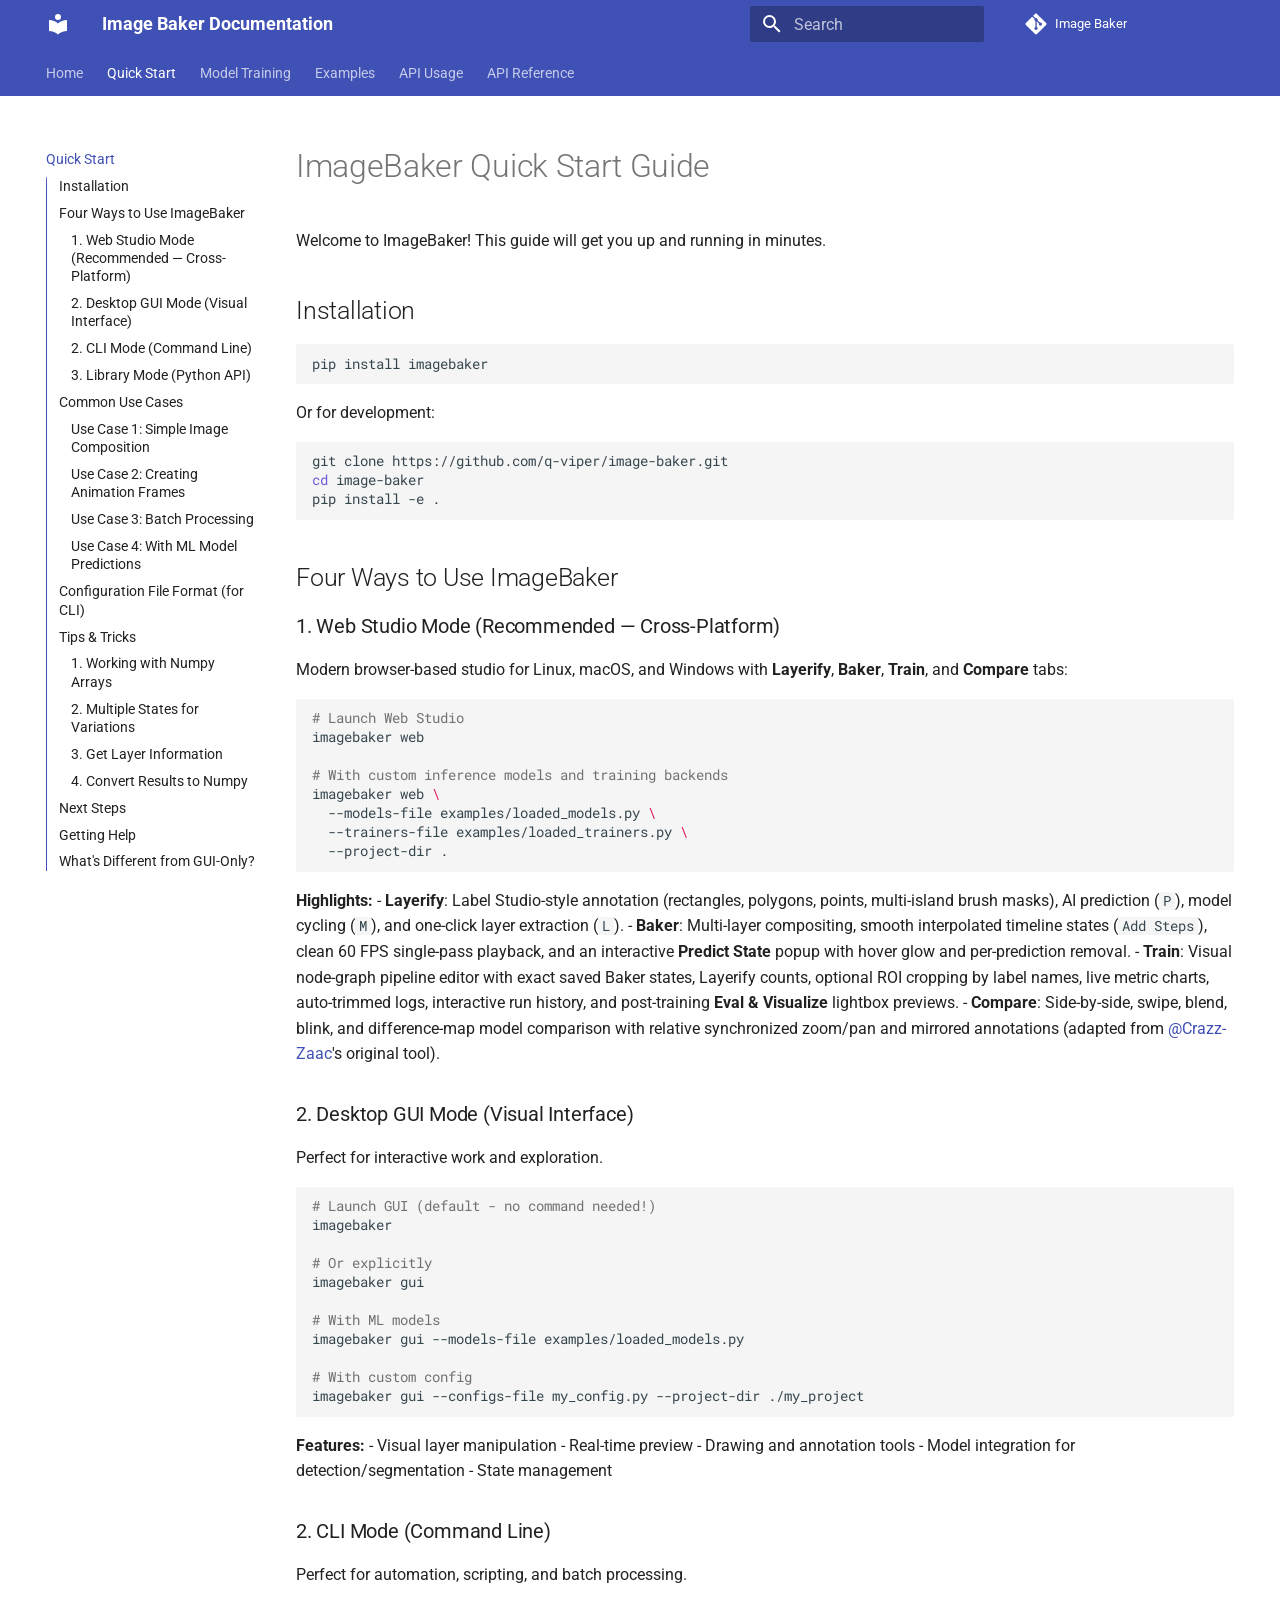
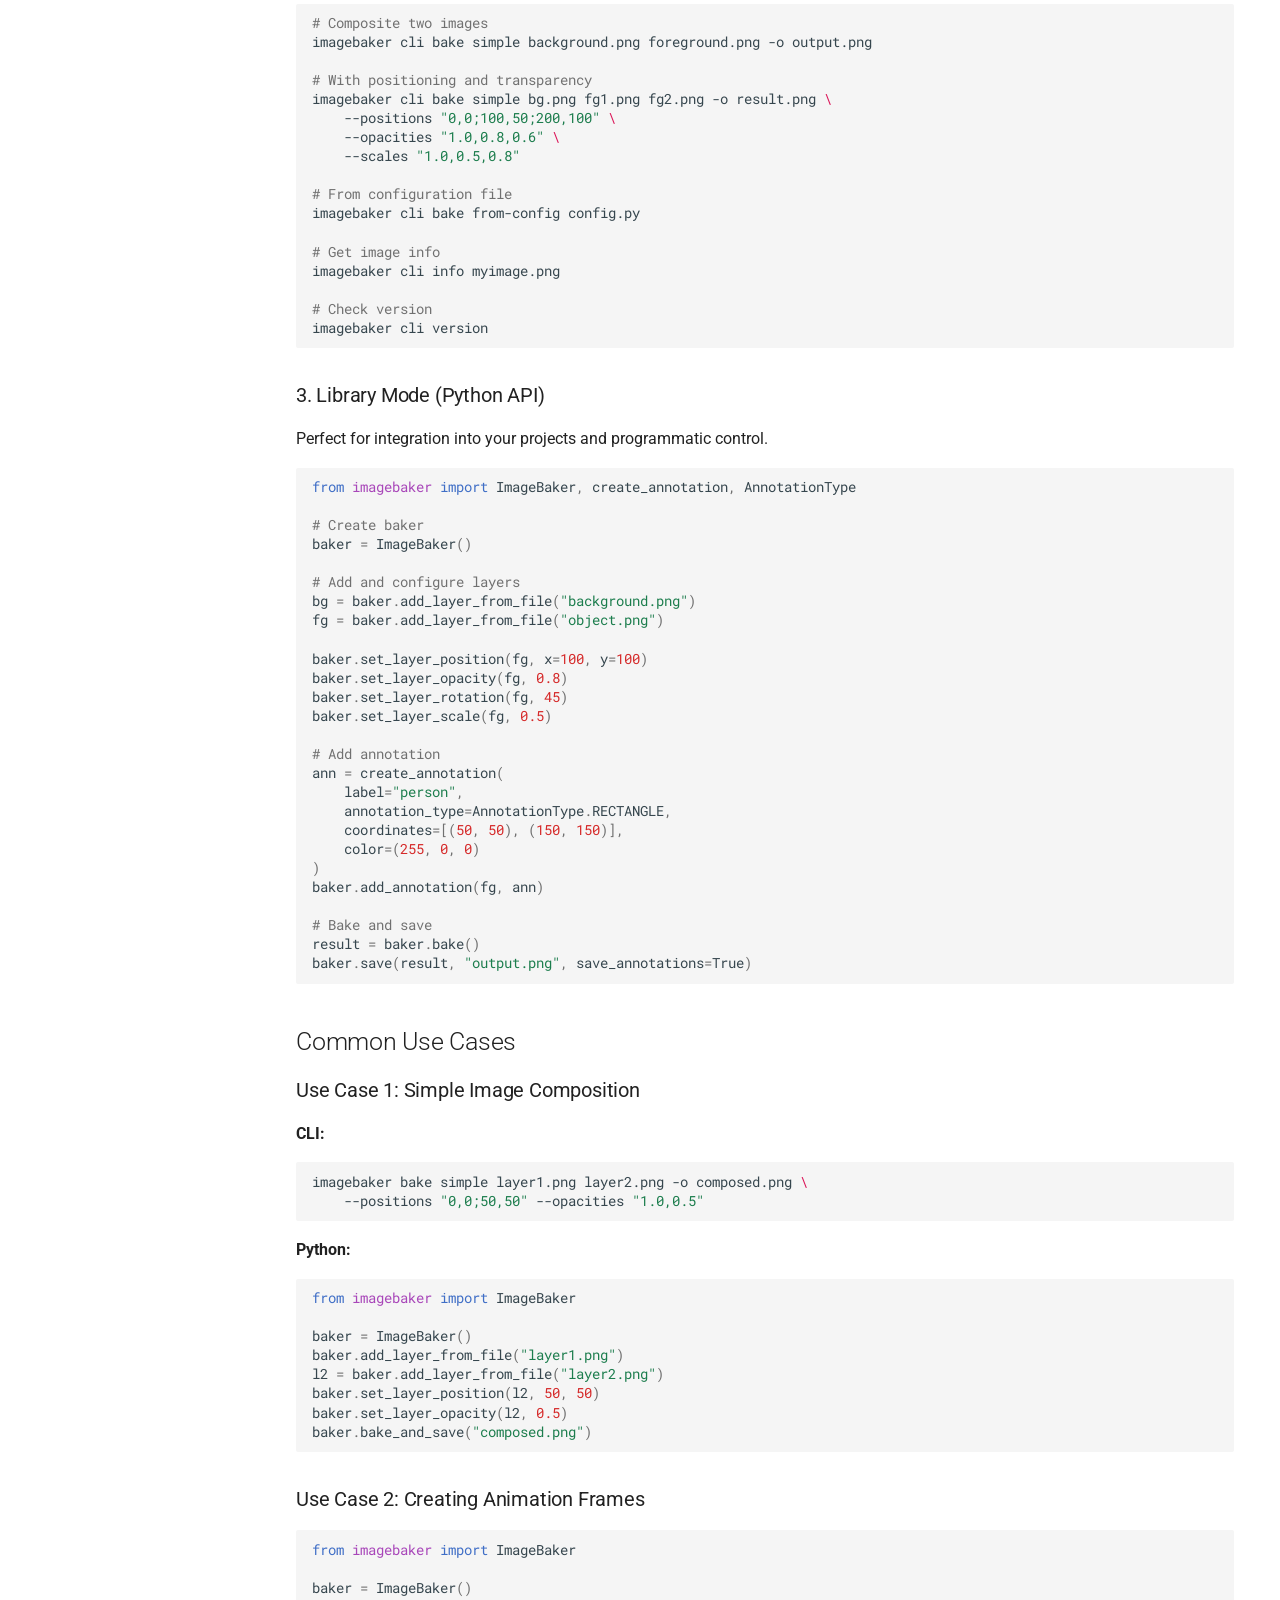
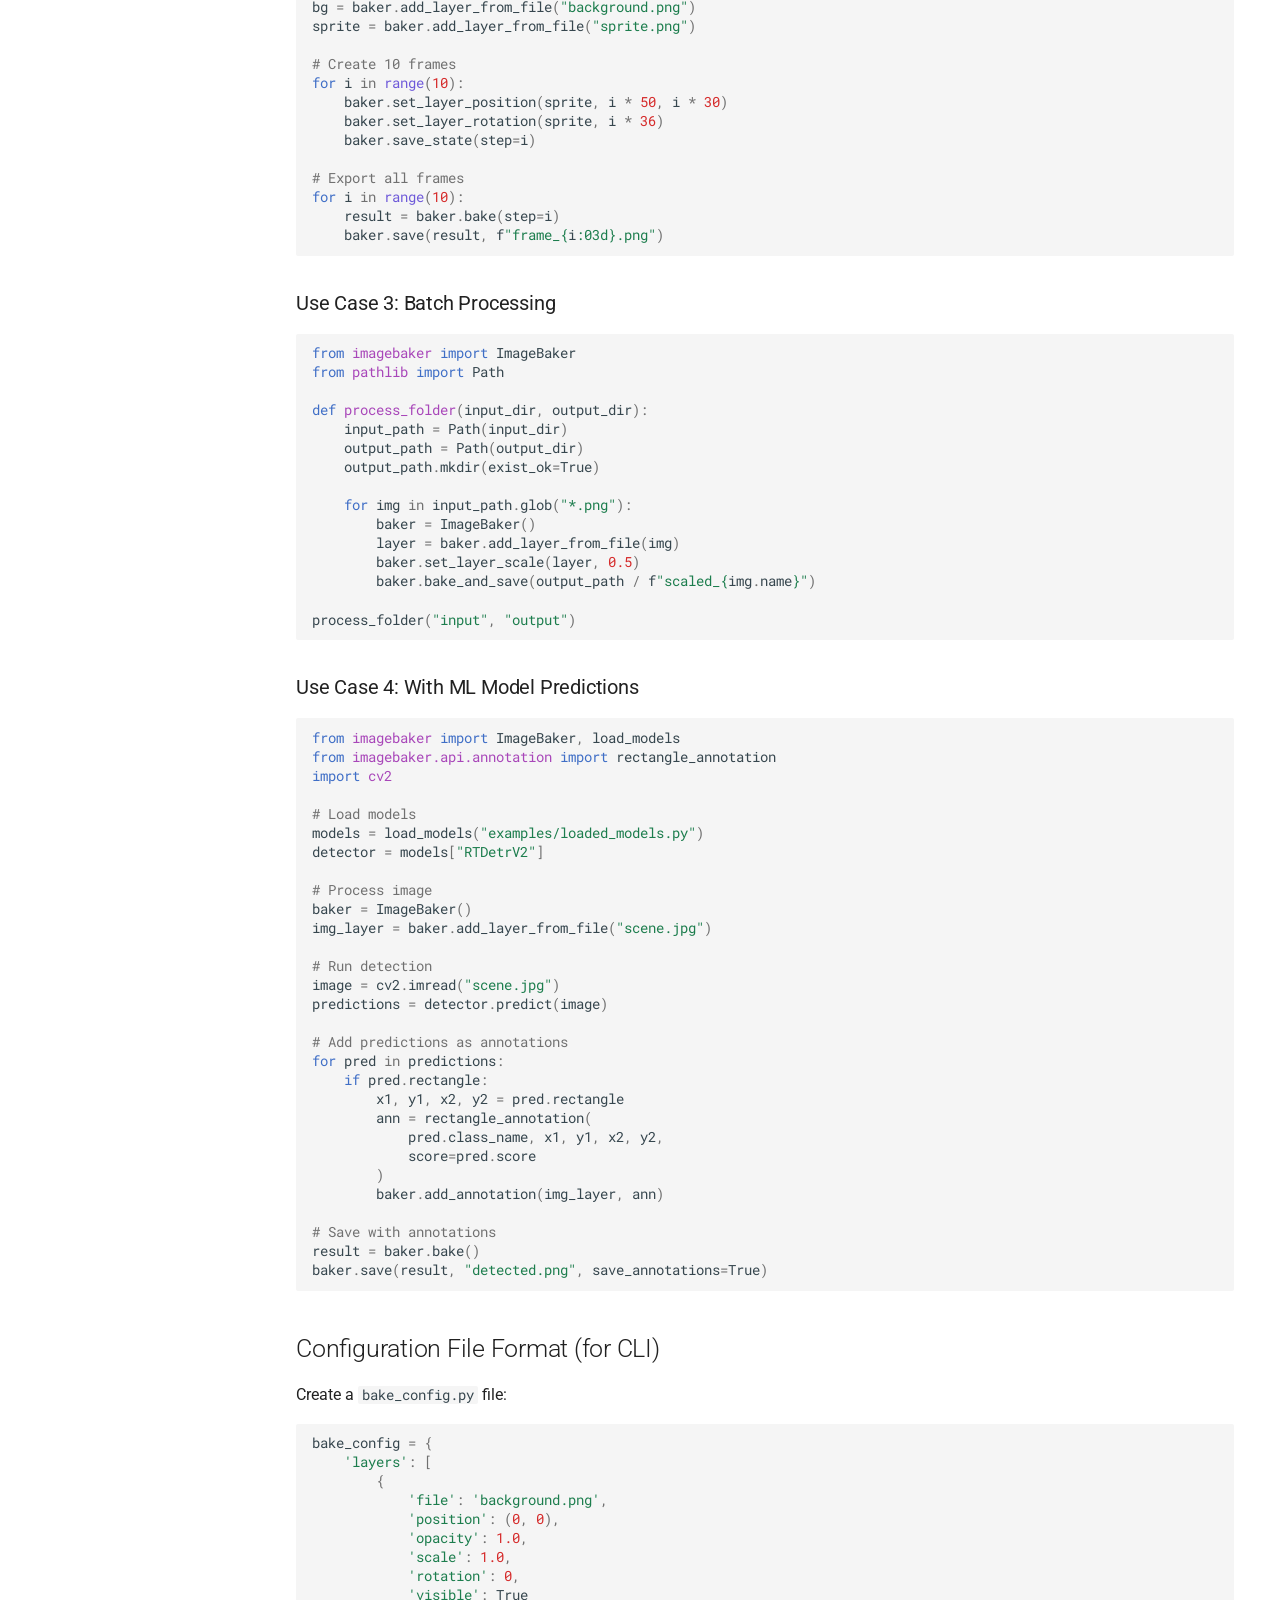
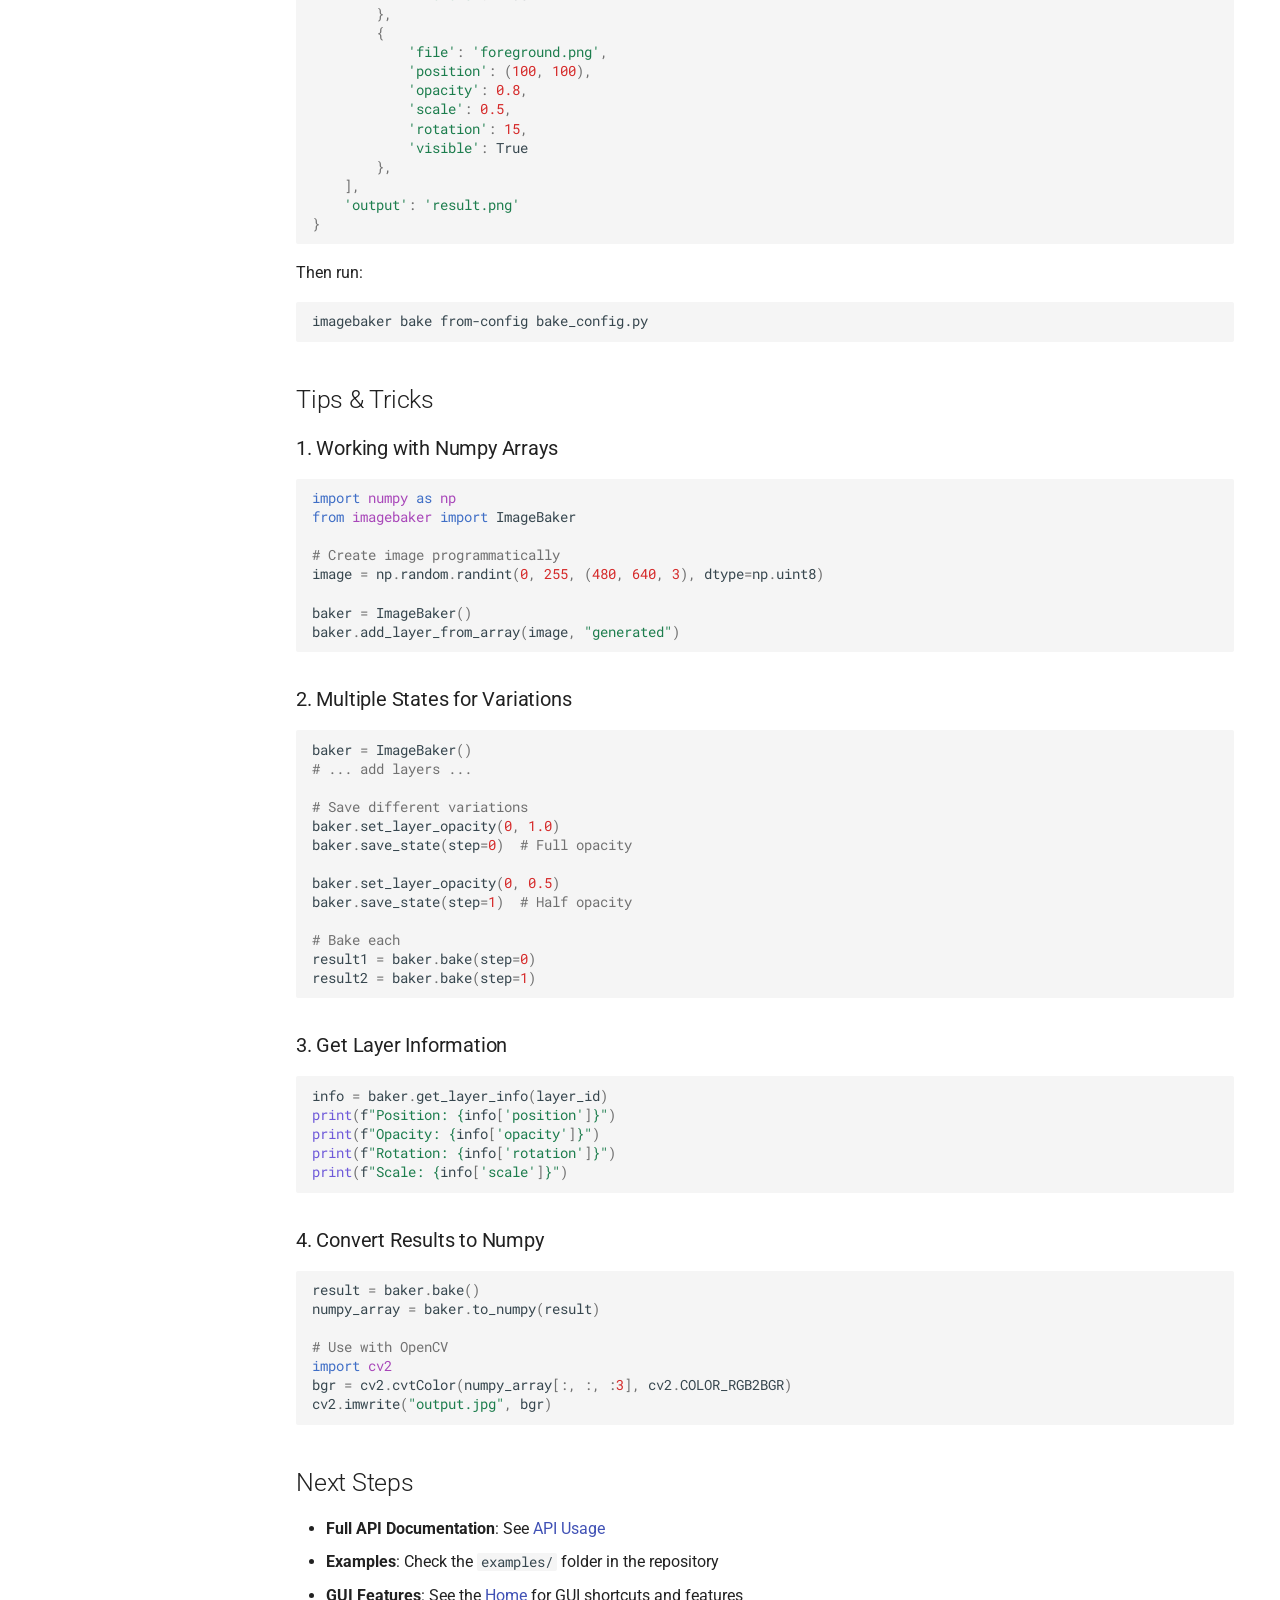
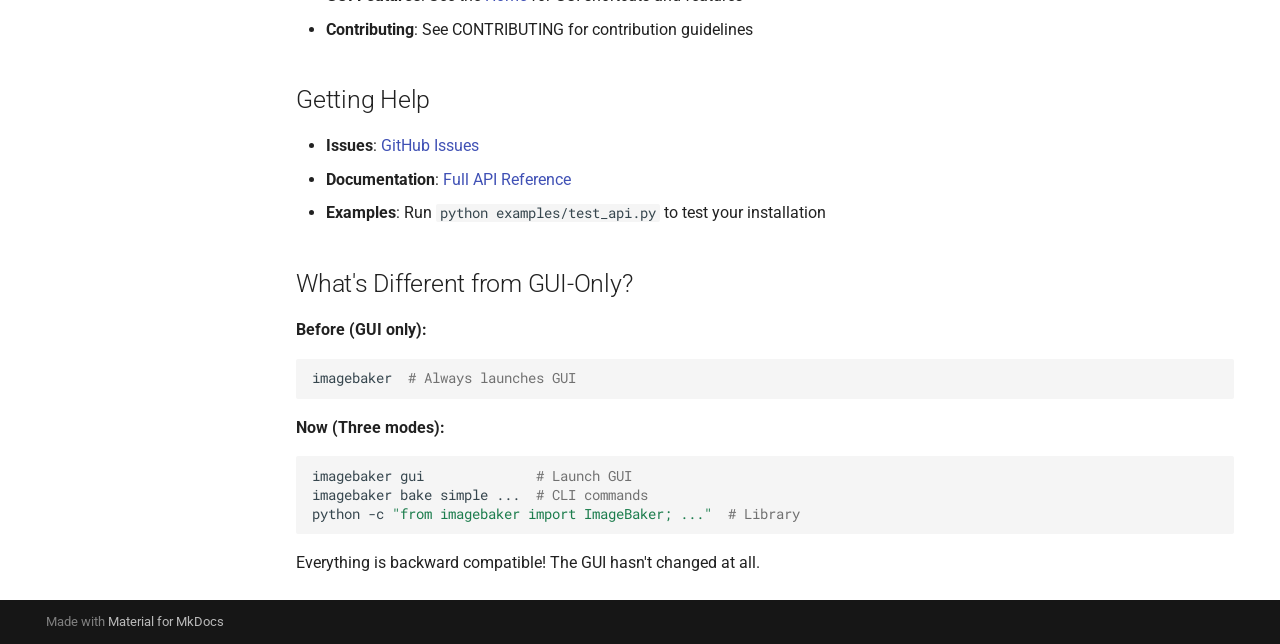
<file: QUICKSTART/index.html>
<!doctype html>
<html lang="en" class="no-js">
  <head>
    
      <meta charset="utf-8">
      <meta name="viewport" content="width=device-width,initial-scale=1">
      
        <meta name="description" content="Documentation for the Image Baker project.">
      
      
        <meta name="author" content="Ramkrishna Acharya">
      
      
        <link rel="canonical" href="https://q-viper.github.io/Image-Baker/QUICKSTART/">
      
      
        <link rel="prev" href="..">
      
      
        <link rel="next" href="../training/">
      
      
        
      
      
      <link rel="icon" href="../assets/favicon_io/favicon-32x32.png">
      <meta name="generator" content="mkdocs-1.6.1, mkdocs-material-9.7.7">
    
    
      
        <title>Quick Start - Image Baker Documentation</title>
      
    
    
      <link rel="stylesheet" href="../assets/stylesheets/main.ec1eaa64.min.css">
      
        
        <link rel="stylesheet" href="../assets/stylesheets/palette.ab4e12ef.min.css">
      
      


    
    
      
    
    
      
        
        
        <link rel="preconnect" href="https://fonts.gstatic.com" crossorigin>
        <link rel="stylesheet" href="https://fonts.googleapis.com/css?family=Roboto:300,300i,400,400i,700,700i%7CRoboto+Mono:400,400i,700,700i&display=fallback">
        <style>:root{--md-text-font:"Roboto";--md-code-font:"Roboto Mono"}</style>
      
    
    
      <link rel="stylesheet" href="../assets/_mkdocstrings.css">
    
    <script>__md_scope=new URL("..",location),__md_hash=e=>[...e].reduce(((e,_)=>(e<<5)-e+_.charCodeAt(0)),0),__md_get=(e,_=localStorage,t=__md_scope)=>JSON.parse(_.getItem(t.pathname+"."+e)),__md_set=(e,_,t=localStorage,a=__md_scope)=>{try{t.setItem(a.pathname+"."+e,JSON.stringify(_))}catch(e){}}</script>
    
      

    
    
  </head>
  
  
    
    
    
    
    
    <body dir="ltr" data-md-color-scheme="default" data-md-color-primary="indigo" data-md-color-accent="pink">
  
    
    <input class="md-toggle" data-md-toggle="drawer" type="checkbox" id="__drawer" autocomplete="off">
    <input class="md-toggle" data-md-toggle="search" type="checkbox" id="__search" autocomplete="off">
    <label class="md-overlay" for="__drawer"></label>
    <div data-md-component="skip">
      
        
        <a href="#imagebaker-quick-start-guide" class="md-skip">
          Skip to content
        </a>
      
    </div>
    <div data-md-component="announce">
      
    </div>
    
    
      

<header class="md-header" data-md-component="header">
  <nav class="md-header__inner md-grid" aria-label="Header">
    <a href=".." title="Image Baker Documentation" class="md-header__button md-logo" aria-label="Image Baker Documentation" data-md-component="logo">
      
  
  <svg xmlns="http://www.w3.org/2000/svg" viewBox="0 0 24 24"><path d="M12 8a3 3 0 0 0 3-3 3 3 0 0 0-3-3 3 3 0 0 0-3 3 3 3 0 0 0 3 3m0 3.54C9.64 9.35 6.5 8 3 8v11c3.5 0 6.64 1.35 9 3.54 2.36-2.19 5.5-3.54 9-3.54V8c-3.5 0-6.64 1.35-9 3.54"/></svg>

    </a>
    <label class="md-header__button md-icon" for="__drawer">
      
      <svg xmlns="http://www.w3.org/2000/svg" viewBox="0 0 24 24"><path d="M3 6h18v2H3zm0 5h18v2H3zm0 5h18v2H3z"/></svg>
    </label>
    <div class="md-header__title" data-md-component="header-title">
      <div class="md-header__ellipsis">
        <div class="md-header__topic">
          <span class="md-ellipsis">
            Image Baker Documentation
          </span>
        </div>
        <div class="md-header__topic" data-md-component="header-topic">
          <span class="md-ellipsis">
            
              Quick Start
            
          </span>
        </div>
      </div>
    </div>
    
      
    
    
    
    
      
      
        <label class="md-header__button md-icon" for="__search">
          
          <svg xmlns="http://www.w3.org/2000/svg" viewBox="0 0 24 24"><path d="M9.5 3A6.5 6.5 0 0 1 16 9.5c0 1.61-.59 3.09-1.56 4.23l.27.27h.79l5 5-1.5 1.5-5-5v-.79l-.27-.27A6.52 6.52 0 0 1 9.5 16 6.5 6.5 0 0 1 3 9.5 6.5 6.5 0 0 1 9.5 3m0 2C7 5 5 7 5 9.5S7 14 9.5 14 14 12 14 9.5 12 5 9.5 5"/></svg>
        </label>
        <div class="md-search" data-md-component="search" role="dialog">
  <label class="md-search__overlay" for="__search"></label>
  <div class="md-search__inner" role="search">
    <form class="md-search__form" name="search">
      <input type="text" class="md-search__input" name="query" aria-label="Search" placeholder="Search" autocapitalize="off" autocorrect="off" autocomplete="off" spellcheck="false" data-md-component="search-query" required>
      <label class="md-search__icon md-icon" for="__search">
        
        <svg xmlns="http://www.w3.org/2000/svg" viewBox="0 0 24 24"><path d="M9.5 3A6.5 6.5 0 0 1 16 9.5c0 1.61-.59 3.09-1.56 4.23l.27.27h.79l5 5-1.5 1.5-5-5v-.79l-.27-.27A6.52 6.52 0 0 1 9.5 16 6.5 6.5 0 0 1 3 9.5 6.5 6.5 0 0 1 9.5 3m0 2C7 5 5 7 5 9.5S7 14 9.5 14 14 12 14 9.5 12 5 9.5 5"/></svg>
        
        <svg xmlns="http://www.w3.org/2000/svg" viewBox="0 0 24 24"><path d="M20 11v2H8l5.5 5.5-1.42 1.42L4.16 12l7.92-7.92L13.5 5.5 8 11z"/></svg>
      </label>
      <nav class="md-search__options" aria-label="Search">
        
        <button type="reset" class="md-search__icon md-icon" title="Clear" aria-label="Clear" tabindex="-1">
          
          <svg xmlns="http://www.w3.org/2000/svg" viewBox="0 0 24 24"><path d="M19 6.41 17.59 5 12 10.59 6.41 5 5 6.41 10.59 12 5 17.59 6.41 19 12 13.41 17.59 19 19 17.59 13.41 12z"/></svg>
        </button>
      </nav>
      
    </form>
    <div class="md-search__output">
      <div class="md-search__scrollwrap" tabindex="0" data-md-scrollfix>
        <div class="md-search-result" data-md-component="search-result">
          <div class="md-search-result__meta">
            Initializing search
          </div>
          <ol class="md-search-result__list" role="presentation"></ol>
        </div>
      </div>
    </div>
  </div>
</div>
      
    
    
      <div class="md-header__source">
        <a href="https://github.com/q-viper/image-baker" title="Go to repository" class="md-source" data-md-component="source">
  <div class="md-source__icon md-icon">
    
    <svg xmlns="http://www.w3.org/2000/svg" viewBox="0 0 448 512"><!--! Font Awesome Free 7.1.0 by @fontawesome - https://fontawesome.com License - https://fontawesome.com/license/free (Icons: CC BY 4.0, Fonts: SIL OFL 1.1, Code: MIT License) Copyright 2025 Fonticons, Inc.--><path d="M439.6 236.1 244 40.5c-5.4-5.5-12.8-8.5-20.4-8.5s-15 3-20.4 8.4L162.5 81l51.5 51.5c27.1-9.1 52.7 16.8 43.4 43.7l49.7 49.7c34.2-11.8 61.2 31 35.5 56.7-26.5 26.5-70.2-2.9-56-37.3L240.3 199v121.9c25.3 12.5 22.3 41.8 9.1 55-6.4 6.4-15.2 10.1-24.3 10.1s-17.8-3.6-24.3-10.1c-17.6-17.6-11.1-46.9 11.2-56v-123c-20.8-8.5-24.6-30.7-18.6-45L142.6 101 8.5 235.1C3 240.6 0 247.9 0 255.5s3 15 8.5 20.4l195.6 195.7c5.4 5.4 12.7 8.4 20.4 8.4s15-3 20.4-8.4l194.7-194.7c5.4-5.4 8.4-12.8 8.4-20.4s-3-15-8.4-20.4"/></svg>
  </div>
  <div class="md-source__repository">
    Image Baker
  </div>
</a>
      </div>
    
  </nav>
  
</header>
    
    <div class="md-container" data-md-component="container">
      
      
        
          
            
<nav class="md-tabs" aria-label="Tabs" data-md-component="tabs">
  <div class="md-grid">
    <ul class="md-tabs__list">
      
        
  
  
  
  
    <li class="md-tabs__item">
      <a href=".." class="md-tabs__link">
        
  
  
    
  
  Home

      </a>
    </li>
  

      
        
  
  
  
    
  
  
    <li class="md-tabs__item md-tabs__item--active">
      <a href="./" class="md-tabs__link">
        
  
  
    
  
  Quick Start

      </a>
    </li>
  

      
        
  
  
  
  
    <li class="md-tabs__item">
      <a href="../training/" class="md-tabs__link">
        
  
  
    
  
  Model Training

      </a>
    </li>
  

      
        
  
  
  
  
    <li class="md-tabs__item">
      <a href="../examples/" class="md-tabs__link">
        
  
  
    
  
  Examples

      </a>
    </li>
  

      
        
  
  
  
  
    <li class="md-tabs__item">
      <a href="../api-usage/" class="md-tabs__link">
        
  
  
    
  
  API Usage

      </a>
    </li>
  

      
        
  
  
  
  
    <li class="md-tabs__item">
      <a href="../api-reference/" class="md-tabs__link">
        
  
  
    
  
  API Reference

      </a>
    </li>
  

      
    </ul>
  </div>
</nav>
          
        
      
      <main class="md-main" data-md-component="main">
        <div class="md-main__inner md-grid">
          
            
              
              <div class="md-sidebar md-sidebar--primary" data-md-component="sidebar" data-md-type="navigation" >
                <div class="md-sidebar__scrollwrap">
                  <div class="md-sidebar__inner">
                    


  


  

<nav class="md-nav md-nav--primary md-nav--lifted md-nav--integrated" aria-label="Navigation" data-md-level="0">
  <label class="md-nav__title" for="__drawer">
    <a href=".." title="Image Baker Documentation" class="md-nav__button md-logo" aria-label="Image Baker Documentation" data-md-component="logo">
      
  
  <svg xmlns="http://www.w3.org/2000/svg" viewBox="0 0 24 24"><path d="M12 8a3 3 0 0 0 3-3 3 3 0 0 0-3-3 3 3 0 0 0-3 3 3 3 0 0 0 3 3m0 3.54C9.64 9.35 6.5 8 3 8v11c3.5 0 6.64 1.35 9 3.54 2.36-2.19 5.5-3.54 9-3.54V8c-3.5 0-6.64 1.35-9 3.54"/></svg>

    </a>
    Image Baker Documentation
  </label>
  
    <div class="md-nav__source">
      <a href="https://github.com/q-viper/image-baker" title="Go to repository" class="md-source" data-md-component="source">
  <div class="md-source__icon md-icon">
    
    <svg xmlns="http://www.w3.org/2000/svg" viewBox="0 0 448 512"><!--! Font Awesome Free 7.1.0 by @fontawesome - https://fontawesome.com License - https://fontawesome.com/license/free (Icons: CC BY 4.0, Fonts: SIL OFL 1.1, Code: MIT License) Copyright 2025 Fonticons, Inc.--><path d="M439.6 236.1 244 40.5c-5.4-5.5-12.8-8.5-20.4-8.5s-15 3-20.4 8.4L162.5 81l51.5 51.5c27.1-9.1 52.7 16.8 43.4 43.7l49.7 49.7c34.2-11.8 61.2 31 35.5 56.7-26.5 26.5-70.2-2.9-56-37.3L240.3 199v121.9c25.3 12.5 22.3 41.8 9.1 55-6.4 6.4-15.2 10.1-24.3 10.1s-17.8-3.6-24.3-10.1c-17.6-17.6-11.1-46.9 11.2-56v-123c-20.8-8.5-24.6-30.7-18.6-45L142.6 101 8.5 235.1C3 240.6 0 247.9 0 255.5s3 15 8.5 20.4l195.6 195.7c5.4 5.4 12.7 8.4 20.4 8.4s15-3 20.4-8.4l194.7-194.7c5.4-5.4 8.4-12.8 8.4-20.4s-3-15-8.4-20.4"/></svg>
  </div>
  <div class="md-source__repository">
    Image Baker
  </div>
</a>
    </div>
  
  <ul class="md-nav__list" data-md-scrollfix>
    
      
      
  
  
  
  
    <li class="md-nav__item">
      <a href=".." class="md-nav__link">
        
  
  
  <span class="md-ellipsis">
    
  
    Home
  

    
  </span>
  
  

      </a>
    </li>
  

    
      
      
  
  
    
  
  
  
    <li class="md-nav__item md-nav__item--active">
      
      <input class="md-nav__toggle md-toggle" type="checkbox" id="__toc">
      
      
        
      
      
        <label class="md-nav__link md-nav__link--active" for="__toc">
          
  
  
  <span class="md-ellipsis">
    
  
    Quick Start
  

    
  </span>
  
  

          <span class="md-nav__icon md-icon"></span>
        </label>
      
      <a href="./" class="md-nav__link md-nav__link--active">
        
  
  
  <span class="md-ellipsis">
    
  
    Quick Start
  

    
  </span>
  
  

      </a>
      
        

<nav class="md-nav md-nav--secondary" aria-label="Table of contents">
  
  
  
    
  
  
    <label class="md-nav__title" for="__toc">
      <span class="md-nav__icon md-icon"></span>
      Table of contents
    </label>
    <ul class="md-nav__list" data-md-component="toc" data-md-scrollfix>
      
        <li class="md-nav__item">
  <a href="#installation" class="md-nav__link">
    <span class="md-ellipsis">
      
        Installation
      
    </span>
  </a>
  
</li>
      
        <li class="md-nav__item">
  <a href="#four-ways-to-use-imagebaker" class="md-nav__link">
    <span class="md-ellipsis">
      
        Four Ways to Use ImageBaker
      
    </span>
  </a>
  
    <nav class="md-nav" aria-label="Four Ways to Use ImageBaker">
      <ul class="md-nav__list">
        
          <li class="md-nav__item">
  <a href="#1-web-studio-mode-recommended-cross-platform" class="md-nav__link">
    <span class="md-ellipsis">
      
        1. Web Studio Mode (Recommended — Cross-Platform)
      
    </span>
  </a>
  
</li>
        
          <li class="md-nav__item">
  <a href="#2-desktop-gui-mode-visual-interface" class="md-nav__link">
    <span class="md-ellipsis">
      
        2. Desktop GUI Mode (Visual Interface)
      
    </span>
  </a>
  
</li>
        
          <li class="md-nav__item">
  <a href="#2-cli-mode-command-line" class="md-nav__link">
    <span class="md-ellipsis">
      
        2. CLI Mode (Command Line)
      
    </span>
  </a>
  
</li>
        
          <li class="md-nav__item">
  <a href="#3-library-mode-python-api" class="md-nav__link">
    <span class="md-ellipsis">
      
        3. Library Mode (Python API)
      
    </span>
  </a>
  
</li>
        
      </ul>
    </nav>
  
</li>
      
        <li class="md-nav__item">
  <a href="#common-use-cases" class="md-nav__link">
    <span class="md-ellipsis">
      
        Common Use Cases
      
    </span>
  </a>
  
    <nav class="md-nav" aria-label="Common Use Cases">
      <ul class="md-nav__list">
        
          <li class="md-nav__item">
  <a href="#use-case-1-simple-image-composition" class="md-nav__link">
    <span class="md-ellipsis">
      
        Use Case 1: Simple Image Composition
      
    </span>
  </a>
  
</li>
        
          <li class="md-nav__item">
  <a href="#use-case-2-creating-animation-frames" class="md-nav__link">
    <span class="md-ellipsis">
      
        Use Case 2: Creating Animation Frames
      
    </span>
  </a>
  
</li>
        
          <li class="md-nav__item">
  <a href="#use-case-3-batch-processing" class="md-nav__link">
    <span class="md-ellipsis">
      
        Use Case 3: Batch Processing
      
    </span>
  </a>
  
</li>
        
          <li class="md-nav__item">
  <a href="#use-case-4-with-ml-model-predictions" class="md-nav__link">
    <span class="md-ellipsis">
      
        Use Case 4: With ML Model Predictions
      
    </span>
  </a>
  
</li>
        
      </ul>
    </nav>
  
</li>
      
        <li class="md-nav__item">
  <a href="#configuration-file-format-for-cli" class="md-nav__link">
    <span class="md-ellipsis">
      
        Configuration File Format (for CLI)
      
    </span>
  </a>
  
</li>
      
        <li class="md-nav__item">
  <a href="#tips-tricks" class="md-nav__link">
    <span class="md-ellipsis">
      
        Tips &amp; Tricks
      
    </span>
  </a>
  
    <nav class="md-nav" aria-label="Tips &amp; Tricks">
      <ul class="md-nav__list">
        
          <li class="md-nav__item">
  <a href="#1-working-with-numpy-arrays" class="md-nav__link">
    <span class="md-ellipsis">
      
        1. Working with Numpy Arrays
      
    </span>
  </a>
  
</li>
        
          <li class="md-nav__item">
  <a href="#2-multiple-states-for-variations" class="md-nav__link">
    <span class="md-ellipsis">
      
        2. Multiple States for Variations
      
    </span>
  </a>
  
</li>
        
          <li class="md-nav__item">
  <a href="#3-get-layer-information" class="md-nav__link">
    <span class="md-ellipsis">
      
        3. Get Layer Information
      
    </span>
  </a>
  
</li>
        
          <li class="md-nav__item">
  <a href="#4-convert-results-to-numpy" class="md-nav__link">
    <span class="md-ellipsis">
      
        4. Convert Results to Numpy
      
    </span>
  </a>
  
</li>
        
      </ul>
    </nav>
  
</li>
      
        <li class="md-nav__item">
  <a href="#next-steps" class="md-nav__link">
    <span class="md-ellipsis">
      
        Next Steps
      
    </span>
  </a>
  
</li>
      
        <li class="md-nav__item">
  <a href="#getting-help" class="md-nav__link">
    <span class="md-ellipsis">
      
        Getting Help
      
    </span>
  </a>
  
</li>
      
        <li class="md-nav__item">
  <a href="#whats-different-from-gui-only" class="md-nav__link">
    <span class="md-ellipsis">
      
        What's Different from GUI-Only?
      
    </span>
  </a>
  
</li>
      
    </ul>
  
</nav>
      
    </li>
  

    
      
      
  
  
  
  
    <li class="md-nav__item">
      <a href="../training/" class="md-nav__link">
        
  
  
  <span class="md-ellipsis">
    
  
    Model Training
  

    
  </span>
  
  

      </a>
    </li>
  

    
      
      
  
  
  
  
    <li class="md-nav__item">
      <a href="../examples/" class="md-nav__link">
        
  
  
  <span class="md-ellipsis">
    
  
    Examples
  

    
  </span>
  
  

      </a>
    </li>
  

    
      
      
  
  
  
  
    <li class="md-nav__item">
      <a href="../api-usage/" class="md-nav__link">
        
  
  
  <span class="md-ellipsis">
    
  
    API Usage
  

    
  </span>
  
  

      </a>
    </li>
  

    
      
      
  
  
  
  
    <li class="md-nav__item">
      <a href="../api-reference/" class="md-nav__link">
        
  
  
  <span class="md-ellipsis">
    
  
    API Reference
  

    
  </span>
  
  

      </a>
    </li>
  

    
  </ul>
</nav>
                  </div>
                </div>
              </div>
            
            
          
          
            <div class="md-content" data-md-component="content">
              
              <article class="md-content__inner md-typeset">
                
                  


  
  


<h1 id="imagebaker-quick-start-guide">ImageBaker Quick Start Guide<a class="headerlink" href="#imagebaker-quick-start-guide" title="Permanent link">&para;</a></h1>
<p>Welcome to ImageBaker! This guide will get you up and running in minutes.</p>
<h2 id="installation">Installation<a class="headerlink" href="#installation" title="Permanent link">&para;</a></h2>
<div class="highlight"><pre><span></span><code>pip<span class="w"> </span>install<span class="w"> </span>imagebaker
</code></pre></div>
<p>Or for development:
<div class="highlight"><pre><span></span><code>git<span class="w"> </span>clone<span class="w"> </span>https://github.com/q-viper/image-baker.git
<span class="nb">cd</span><span class="w"> </span>image-baker
pip<span class="w"> </span>install<span class="w"> </span>-e<span class="w"> </span>.
</code></pre></div></p>
<h2 id="four-ways-to-use-imagebaker">Four Ways to Use ImageBaker<a class="headerlink" href="#four-ways-to-use-imagebaker" title="Permanent link">&para;</a></h2>
<h3 id="1-web-studio-mode-recommended-cross-platform">1. Web Studio Mode (Recommended — Cross-Platform)<a class="headerlink" href="#1-web-studio-mode-recommended-cross-platform" title="Permanent link">&para;</a></h3>
<p>Modern browser-based studio for Linux, macOS, and Windows with <strong>Layerify</strong>, <strong>Baker</strong>, <strong>Train</strong>, and <strong>Compare</strong> tabs:</p>
<div class="highlight"><pre><span></span><code><span class="c1"># Launch Web Studio</span>
imagebaker<span class="w"> </span>web

<span class="c1"># With custom inference models and training backends</span>
imagebaker<span class="w"> </span>web<span class="w"> </span><span class="se">\</span>
<span class="w">  </span>--models-file<span class="w"> </span>examples/loaded_models.py<span class="w"> </span><span class="se">\</span>
<span class="w">  </span>--trainers-file<span class="w"> </span>examples/loaded_trainers.py<span class="w"> </span><span class="se">\</span>
<span class="w">  </span>--project-dir<span class="w"> </span>.
</code></pre></div>
<p><strong>Highlights:</strong>
- <strong>Layerify</strong>: Label Studio-style annotation (rectangles, polygons, points, multi-island brush masks), AI prediction (<code>P</code>), model cycling (<code>M</code>), and one-click layer extraction (<code>L</code>).
- <strong>Baker</strong>: Multi-layer compositing, smooth interpolated timeline states (<code>Add Steps</code>), clean 60 FPS single-pass playback, and an interactive <strong>Predict State</strong> popup with hover glow and per-prediction removal.
- <strong>Train</strong>: Visual node-graph pipeline editor with exact saved Baker states, Layerify counts, optional ROI cropping by label names, live metric charts, auto-trimmed logs, interactive run history, and post-training <strong>Eval &amp; Visualize</strong> lightbox previews.
- <strong>Compare</strong>: Side-by-side, swipe, blend, blink, and difference-map model comparison with relative synchronized zoom/pan and mirrored annotations (adapted from <a href="https://github.com/Crazz-Zaac">@Crazz-Zaac</a>'s original tool).</p>
<h3 id="2-desktop-gui-mode-visual-interface">2. Desktop GUI Mode (Visual Interface)<a class="headerlink" href="#2-desktop-gui-mode-visual-interface" title="Permanent link">&para;</a></h3>
<p>Perfect for interactive work and exploration.</p>
<div class="highlight"><pre><span></span><code><span class="c1"># Launch GUI (default - no command needed!)</span>
imagebaker

<span class="c1"># Or explicitly</span>
imagebaker<span class="w"> </span>gui

<span class="c1"># With ML models</span>
imagebaker<span class="w"> </span>gui<span class="w"> </span>--models-file<span class="w"> </span>examples/loaded_models.py

<span class="c1"># With custom config</span>
imagebaker<span class="w"> </span>gui<span class="w"> </span>--configs-file<span class="w"> </span>my_config.py<span class="w"> </span>--project-dir<span class="w"> </span>./my_project
</code></pre></div>
<p><strong>Features:</strong>
- Visual layer manipulation
- Real-time preview
- Drawing and annotation tools
- Model integration for detection/segmentation
- State management</p>
<h3 id="2-cli-mode-command-line">2. CLI Mode (Command Line)<a class="headerlink" href="#2-cli-mode-command-line" title="Permanent link">&para;</a></h3>
<p>Perfect for automation, scripting, and batch processing.</p>
<div class="highlight"><pre><span></span><code><span class="c1"># Composite two images</span>
imagebaker<span class="w"> </span>cli<span class="w"> </span>bake<span class="w"> </span>simple<span class="w"> </span>background.png<span class="w"> </span>foreground.png<span class="w"> </span>-o<span class="w"> </span>output.png

<span class="c1"># With positioning and transparency</span>
imagebaker<span class="w"> </span>cli<span class="w"> </span>bake<span class="w"> </span>simple<span class="w"> </span>bg.png<span class="w"> </span>fg1.png<span class="w"> </span>fg2.png<span class="w"> </span>-o<span class="w"> </span>result.png<span class="w"> </span><span class="se">\</span>
<span class="w">    </span>--positions<span class="w"> </span><span class="s2">"0,0;100,50;200,100"</span><span class="w"> </span><span class="se">\</span>
<span class="w">    </span>--opacities<span class="w"> </span><span class="s2">"1.0,0.8,0.6"</span><span class="w"> </span><span class="se">\</span>
<span class="w">    </span>--scales<span class="w"> </span><span class="s2">"1.0,0.5,0.8"</span>

<span class="c1"># From configuration file</span>
imagebaker<span class="w"> </span>cli<span class="w"> </span>bake<span class="w"> </span>from-config<span class="w"> </span>config.py

<span class="c1"># Get image info</span>
imagebaker<span class="w"> </span>cli<span class="w"> </span>info<span class="w"> </span>myimage.png

<span class="c1"># Check version</span>
imagebaker<span class="w"> </span>cli<span class="w"> </span>version
</code></pre></div>
<h3 id="3-library-mode-python-api">3. Library Mode (Python API)<a class="headerlink" href="#3-library-mode-python-api" title="Permanent link">&para;</a></h3>
<p>Perfect for integration into your projects and programmatic control.</p>
<div class="highlight"><pre><span></span><code><span class="kn">from</span><span class="w"> </span><span class="nn">imagebaker</span><span class="w"> </span><span class="kn">import</span> <span class="n">ImageBaker</span><span class="p">,</span> <span class="n">create_annotation</span><span class="p">,</span> <span class="n">AnnotationType</span>

<span class="c1"># Create baker</span>
<span class="n">baker</span> <span class="o">=</span> <span class="n">ImageBaker</span><span class="p">()</span>

<span class="c1"># Add and configure layers</span>
<span class="n">bg</span> <span class="o">=</span> <span class="n">baker</span><span class="o">.</span><span class="n">add_layer_from_file</span><span class="p">(</span><span class="s2">"background.png"</span><span class="p">)</span>
<span class="n">fg</span> <span class="o">=</span> <span class="n">baker</span><span class="o">.</span><span class="n">add_layer_from_file</span><span class="p">(</span><span class="s2">"object.png"</span><span class="p">)</span>

<span class="n">baker</span><span class="o">.</span><span class="n">set_layer_position</span><span class="p">(</span><span class="n">fg</span><span class="p">,</span> <span class="n">x</span><span class="o">=</span><span class="mi">100</span><span class="p">,</span> <span class="n">y</span><span class="o">=</span><span class="mi">100</span><span class="p">)</span>
<span class="n">baker</span><span class="o">.</span><span class="n">set_layer_opacity</span><span class="p">(</span><span class="n">fg</span><span class="p">,</span> <span class="mf">0.8</span><span class="p">)</span>
<span class="n">baker</span><span class="o">.</span><span class="n">set_layer_rotation</span><span class="p">(</span><span class="n">fg</span><span class="p">,</span> <span class="mi">45</span><span class="p">)</span>
<span class="n">baker</span><span class="o">.</span><span class="n">set_layer_scale</span><span class="p">(</span><span class="n">fg</span><span class="p">,</span> <span class="mf">0.5</span><span class="p">)</span>

<span class="c1"># Add annotation</span>
<span class="n">ann</span> <span class="o">=</span> <span class="n">create_annotation</span><span class="p">(</span>
    <span class="n">label</span><span class="o">=</span><span class="s2">"person"</span><span class="p">,</span>
    <span class="n">annotation_type</span><span class="o">=</span><span class="n">AnnotationType</span><span class="o">.</span><span class="n">RECTANGLE</span><span class="p">,</span>
    <span class="n">coordinates</span><span class="o">=</span><span class="p">[(</span><span class="mi">50</span><span class="p">,</span> <span class="mi">50</span><span class="p">),</span> <span class="p">(</span><span class="mi">150</span><span class="p">,</span> <span class="mi">150</span><span class="p">)],</span>
    <span class="n">color</span><span class="o">=</span><span class="p">(</span><span class="mi">255</span><span class="p">,</span> <span class="mi">0</span><span class="p">,</span> <span class="mi">0</span><span class="p">)</span>
<span class="p">)</span>
<span class="n">baker</span><span class="o">.</span><span class="n">add_annotation</span><span class="p">(</span><span class="n">fg</span><span class="p">,</span> <span class="n">ann</span><span class="p">)</span>

<span class="c1"># Bake and save</span>
<span class="n">result</span> <span class="o">=</span> <span class="n">baker</span><span class="o">.</span><span class="n">bake</span><span class="p">()</span>
<span class="n">baker</span><span class="o">.</span><span class="n">save</span><span class="p">(</span><span class="n">result</span><span class="p">,</span> <span class="s2">"output.png"</span><span class="p">,</span> <span class="n">save_annotations</span><span class="o">=</span><span class="kc">True</span><span class="p">)</span>
</code></pre></div>
<h2 id="common-use-cases">Common Use Cases<a class="headerlink" href="#common-use-cases" title="Permanent link">&para;</a></h2>
<h3 id="use-case-1-simple-image-composition">Use Case 1: Simple Image Composition<a class="headerlink" href="#use-case-1-simple-image-composition" title="Permanent link">&para;</a></h3>
<p><strong>CLI:</strong>
<div class="highlight"><pre><span></span><code>imagebaker<span class="w"> </span>bake<span class="w"> </span>simple<span class="w"> </span>layer1.png<span class="w"> </span>layer2.png<span class="w"> </span>-o<span class="w"> </span>composed.png<span class="w"> </span><span class="se">\</span>
<span class="w">    </span>--positions<span class="w"> </span><span class="s2">"0,0;50,50"</span><span class="w"> </span>--opacities<span class="w"> </span><span class="s2">"1.0,0.5"</span>
</code></pre></div></p>
<p><strong>Python:</strong>
<div class="highlight"><pre><span></span><code><span class="kn">from</span><span class="w"> </span><span class="nn">imagebaker</span><span class="w"> </span><span class="kn">import</span> <span class="n">ImageBaker</span>

<span class="n">baker</span> <span class="o">=</span> <span class="n">ImageBaker</span><span class="p">()</span>
<span class="n">baker</span><span class="o">.</span><span class="n">add_layer_from_file</span><span class="p">(</span><span class="s2">"layer1.png"</span><span class="p">)</span>
<span class="n">l2</span> <span class="o">=</span> <span class="n">baker</span><span class="o">.</span><span class="n">add_layer_from_file</span><span class="p">(</span><span class="s2">"layer2.png"</span><span class="p">)</span>
<span class="n">baker</span><span class="o">.</span><span class="n">set_layer_position</span><span class="p">(</span><span class="n">l2</span><span class="p">,</span> <span class="mi">50</span><span class="p">,</span> <span class="mi">50</span><span class="p">)</span>
<span class="n">baker</span><span class="o">.</span><span class="n">set_layer_opacity</span><span class="p">(</span><span class="n">l2</span><span class="p">,</span> <span class="mf">0.5</span><span class="p">)</span>
<span class="n">baker</span><span class="o">.</span><span class="n">bake_and_save</span><span class="p">(</span><span class="s2">"composed.png"</span><span class="p">)</span>
</code></pre></div></p>
<h3 id="use-case-2-creating-animation-frames">Use Case 2: Creating Animation Frames<a class="headerlink" href="#use-case-2-creating-animation-frames" title="Permanent link">&para;</a></h3>
<div class="highlight"><pre><span></span><code><span class="kn">from</span><span class="w"> </span><span class="nn">imagebaker</span><span class="w"> </span><span class="kn">import</span> <span class="n">ImageBaker</span>

<span class="n">baker</span> <span class="o">=</span> <span class="n">ImageBaker</span><span class="p">()</span>
<span class="n">bg</span> <span class="o">=</span> <span class="n">baker</span><span class="o">.</span><span class="n">add_layer_from_file</span><span class="p">(</span><span class="s2">"background.png"</span><span class="p">)</span>
<span class="n">sprite</span> <span class="o">=</span> <span class="n">baker</span><span class="o">.</span><span class="n">add_layer_from_file</span><span class="p">(</span><span class="s2">"sprite.png"</span><span class="p">)</span>

<span class="c1"># Create 10 frames</span>
<span class="k">for</span> <span class="n">i</span> <span class="ow">in</span> <span class="nb">range</span><span class="p">(</span><span class="mi">10</span><span class="p">):</span>
    <span class="n">baker</span><span class="o">.</span><span class="n">set_layer_position</span><span class="p">(</span><span class="n">sprite</span><span class="p">,</span> <span class="n">i</span> <span class="o">*</span> <span class="mi">50</span><span class="p">,</span> <span class="n">i</span> <span class="o">*</span> <span class="mi">30</span><span class="p">)</span>
    <span class="n">baker</span><span class="o">.</span><span class="n">set_layer_rotation</span><span class="p">(</span><span class="n">sprite</span><span class="p">,</span> <span class="n">i</span> <span class="o">*</span> <span class="mi">36</span><span class="p">)</span>
    <span class="n">baker</span><span class="o">.</span><span class="n">save_state</span><span class="p">(</span><span class="n">step</span><span class="o">=</span><span class="n">i</span><span class="p">)</span>

<span class="c1"># Export all frames</span>
<span class="k">for</span> <span class="n">i</span> <span class="ow">in</span> <span class="nb">range</span><span class="p">(</span><span class="mi">10</span><span class="p">):</span>
    <span class="n">result</span> <span class="o">=</span> <span class="n">baker</span><span class="o">.</span><span class="n">bake</span><span class="p">(</span><span class="n">step</span><span class="o">=</span><span class="n">i</span><span class="p">)</span>
    <span class="n">baker</span><span class="o">.</span><span class="n">save</span><span class="p">(</span><span class="n">result</span><span class="p">,</span> <span class="sa">f</span><span class="s2">"frame_</span><span class="si">{</span><span class="n">i</span><span class="si">:</span><span class="s2">03d</span><span class="si">}</span><span class="s2">.png"</span><span class="p">)</span>
</code></pre></div>
<h3 id="use-case-3-batch-processing">Use Case 3: Batch Processing<a class="headerlink" href="#use-case-3-batch-processing" title="Permanent link">&para;</a></h3>
<div class="highlight"><pre><span></span><code><span class="kn">from</span><span class="w"> </span><span class="nn">imagebaker</span><span class="w"> </span><span class="kn">import</span> <span class="n">ImageBaker</span>
<span class="kn">from</span><span class="w"> </span><span class="nn">pathlib</span><span class="w"> </span><span class="kn">import</span> <span class="n">Path</span>

<span class="k">def</span><span class="w"> </span><span class="nf">process_folder</span><span class="p">(</span><span class="n">input_dir</span><span class="p">,</span> <span class="n">output_dir</span><span class="p">):</span>
    <span class="n">input_path</span> <span class="o">=</span> <span class="n">Path</span><span class="p">(</span><span class="n">input_dir</span><span class="p">)</span>
    <span class="n">output_path</span> <span class="o">=</span> <span class="n">Path</span><span class="p">(</span><span class="n">output_dir</span><span class="p">)</span>
    <span class="n">output_path</span><span class="o">.</span><span class="n">mkdir</span><span class="p">(</span><span class="n">exist_ok</span><span class="o">=</span><span class="kc">True</span><span class="p">)</span>

    <span class="k">for</span> <span class="n">img</span> <span class="ow">in</span> <span class="n">input_path</span><span class="o">.</span><span class="n">glob</span><span class="p">(</span><span class="s2">"*.png"</span><span class="p">):</span>
        <span class="n">baker</span> <span class="o">=</span> <span class="n">ImageBaker</span><span class="p">()</span>
        <span class="n">layer</span> <span class="o">=</span> <span class="n">baker</span><span class="o">.</span><span class="n">add_layer_from_file</span><span class="p">(</span><span class="n">img</span><span class="p">)</span>
        <span class="n">baker</span><span class="o">.</span><span class="n">set_layer_scale</span><span class="p">(</span><span class="n">layer</span><span class="p">,</span> <span class="mf">0.5</span><span class="p">)</span>
        <span class="n">baker</span><span class="o">.</span><span class="n">bake_and_save</span><span class="p">(</span><span class="n">output_path</span> <span class="o">/</span> <span class="sa">f</span><span class="s2">"scaled_</span><span class="si">{</span><span class="n">img</span><span class="o">.</span><span class="n">name</span><span class="si">}</span><span class="s2">"</span><span class="p">)</span>

<span class="n">process_folder</span><span class="p">(</span><span class="s2">"input"</span><span class="p">,</span> <span class="s2">"output"</span><span class="p">)</span>
</code></pre></div>
<h3 id="use-case-4-with-ml-model-predictions">Use Case 4: With ML Model Predictions<a class="headerlink" href="#use-case-4-with-ml-model-predictions" title="Permanent link">&para;</a></h3>
<div class="highlight"><pre><span></span><code><span class="kn">from</span><span class="w"> </span><span class="nn">imagebaker</span><span class="w"> </span><span class="kn">import</span> <span class="n">ImageBaker</span><span class="p">,</span> <span class="n">load_models</span>
<span class="kn">from</span><span class="w"> </span><span class="nn">imagebaker.api.annotation</span><span class="w"> </span><span class="kn">import</span> <span class="n">rectangle_annotation</span>
<span class="kn">import</span><span class="w"> </span><span class="nn">cv2</span>

<span class="c1"># Load models</span>
<span class="n">models</span> <span class="o">=</span> <span class="n">load_models</span><span class="p">(</span><span class="s2">"examples/loaded_models.py"</span><span class="p">)</span>
<span class="n">detector</span> <span class="o">=</span> <span class="n">models</span><span class="p">[</span><span class="s2">"RTDetrV2"</span><span class="p">]</span>

<span class="c1"># Process image</span>
<span class="n">baker</span> <span class="o">=</span> <span class="n">ImageBaker</span><span class="p">()</span>
<span class="n">img_layer</span> <span class="o">=</span> <span class="n">baker</span><span class="o">.</span><span class="n">add_layer_from_file</span><span class="p">(</span><span class="s2">"scene.jpg"</span><span class="p">)</span>

<span class="c1"># Run detection</span>
<span class="n">image</span> <span class="o">=</span> <span class="n">cv2</span><span class="o">.</span><span class="n">imread</span><span class="p">(</span><span class="s2">"scene.jpg"</span><span class="p">)</span>
<span class="n">predictions</span> <span class="o">=</span> <span class="n">detector</span><span class="o">.</span><span class="n">predict</span><span class="p">(</span><span class="n">image</span><span class="p">)</span>

<span class="c1"># Add predictions as annotations</span>
<span class="k">for</span> <span class="n">pred</span> <span class="ow">in</span> <span class="n">predictions</span><span class="p">:</span>
    <span class="k">if</span> <span class="n">pred</span><span class="o">.</span><span class="n">rectangle</span><span class="p">:</span>
        <span class="n">x1</span><span class="p">,</span> <span class="n">y1</span><span class="p">,</span> <span class="n">x2</span><span class="p">,</span> <span class="n">y2</span> <span class="o">=</span> <span class="n">pred</span><span class="o">.</span><span class="n">rectangle</span>
        <span class="n">ann</span> <span class="o">=</span> <span class="n">rectangle_annotation</span><span class="p">(</span>
            <span class="n">pred</span><span class="o">.</span><span class="n">class_name</span><span class="p">,</span> <span class="n">x1</span><span class="p">,</span> <span class="n">y1</span><span class="p">,</span> <span class="n">x2</span><span class="p">,</span> <span class="n">y2</span><span class="p">,</span>
            <span class="n">score</span><span class="o">=</span><span class="n">pred</span><span class="o">.</span><span class="n">score</span>
        <span class="p">)</span>
        <span class="n">baker</span><span class="o">.</span><span class="n">add_annotation</span><span class="p">(</span><span class="n">img_layer</span><span class="p">,</span> <span class="n">ann</span><span class="p">)</span>

<span class="c1"># Save with annotations</span>
<span class="n">result</span> <span class="o">=</span> <span class="n">baker</span><span class="o">.</span><span class="n">bake</span><span class="p">()</span>
<span class="n">baker</span><span class="o">.</span><span class="n">save</span><span class="p">(</span><span class="n">result</span><span class="p">,</span> <span class="s2">"detected.png"</span><span class="p">,</span> <span class="n">save_annotations</span><span class="o">=</span><span class="kc">True</span><span class="p">)</span>
</code></pre></div>
<h2 id="configuration-file-format-for-cli">Configuration File Format (for CLI)<a class="headerlink" href="#configuration-file-format-for-cli" title="Permanent link">&para;</a></h2>
<p>Create a <code>bake_config.py</code> file:</p>
<div class="highlight"><pre><span></span><code><span class="n">bake_config</span> <span class="o">=</span> <span class="p">{</span>
    <span class="s1">'layers'</span><span class="p">:</span> <span class="p">[</span>
        <span class="p">{</span>
            <span class="s1">'file'</span><span class="p">:</span> <span class="s1">'background.png'</span><span class="p">,</span>
            <span class="s1">'position'</span><span class="p">:</span> <span class="p">(</span><span class="mi">0</span><span class="p">,</span> <span class="mi">0</span><span class="p">),</span>
            <span class="s1">'opacity'</span><span class="p">:</span> <span class="mf">1.0</span><span class="p">,</span>
            <span class="s1">'scale'</span><span class="p">:</span> <span class="mf">1.0</span><span class="p">,</span>
            <span class="s1">'rotation'</span><span class="p">:</span> <span class="mi">0</span><span class="p">,</span>
            <span class="s1">'visible'</span><span class="p">:</span> <span class="kc">True</span>
        <span class="p">},</span>
        <span class="p">{</span>
            <span class="s1">'file'</span><span class="p">:</span> <span class="s1">'foreground.png'</span><span class="p">,</span>
            <span class="s1">'position'</span><span class="p">:</span> <span class="p">(</span><span class="mi">100</span><span class="p">,</span> <span class="mi">100</span><span class="p">),</span>
            <span class="s1">'opacity'</span><span class="p">:</span> <span class="mf">0.8</span><span class="p">,</span>
            <span class="s1">'scale'</span><span class="p">:</span> <span class="mf">0.5</span><span class="p">,</span>
            <span class="s1">'rotation'</span><span class="p">:</span> <span class="mi">15</span><span class="p">,</span>
            <span class="s1">'visible'</span><span class="p">:</span> <span class="kc">True</span>
        <span class="p">},</span>
    <span class="p">],</span>
    <span class="s1">'output'</span><span class="p">:</span> <span class="s1">'result.png'</span>
<span class="p">}</span>
</code></pre></div>
<p>Then run:
<div class="highlight"><pre><span></span><code>imagebaker<span class="w"> </span>bake<span class="w"> </span>from-config<span class="w"> </span>bake_config.py
</code></pre></div></p>
<h2 id="tips-tricks">Tips &amp; Tricks<a class="headerlink" href="#tips-tricks" title="Permanent link">&para;</a></h2>
<h3 id="1-working-with-numpy-arrays">1. Working with Numpy Arrays<a class="headerlink" href="#1-working-with-numpy-arrays" title="Permanent link">&para;</a></h3>
<div class="highlight"><pre><span></span><code><span class="kn">import</span><span class="w"> </span><span class="nn">numpy</span><span class="w"> </span><span class="k">as</span><span class="w"> </span><span class="nn">np</span>
<span class="kn">from</span><span class="w"> </span><span class="nn">imagebaker</span><span class="w"> </span><span class="kn">import</span> <span class="n">ImageBaker</span>

<span class="c1"># Create image programmatically</span>
<span class="n">image</span> <span class="o">=</span> <span class="n">np</span><span class="o">.</span><span class="n">random</span><span class="o">.</span><span class="n">randint</span><span class="p">(</span><span class="mi">0</span><span class="p">,</span> <span class="mi">255</span><span class="p">,</span> <span class="p">(</span><span class="mi">480</span><span class="p">,</span> <span class="mi">640</span><span class="p">,</span> <span class="mi">3</span><span class="p">),</span> <span class="n">dtype</span><span class="o">=</span><span class="n">np</span><span class="o">.</span><span class="n">uint8</span><span class="p">)</span>

<span class="n">baker</span> <span class="o">=</span> <span class="n">ImageBaker</span><span class="p">()</span>
<span class="n">baker</span><span class="o">.</span><span class="n">add_layer_from_array</span><span class="p">(</span><span class="n">image</span><span class="p">,</span> <span class="s2">"generated"</span><span class="p">)</span>
</code></pre></div>
<h3 id="2-multiple-states-for-variations">2. Multiple States for Variations<a class="headerlink" href="#2-multiple-states-for-variations" title="Permanent link">&para;</a></h3>
<div class="highlight"><pre><span></span><code><span class="n">baker</span> <span class="o">=</span> <span class="n">ImageBaker</span><span class="p">()</span>
<span class="c1"># ... add layers ...</span>

<span class="c1"># Save different variations</span>
<span class="n">baker</span><span class="o">.</span><span class="n">set_layer_opacity</span><span class="p">(</span><span class="mi">0</span><span class="p">,</span> <span class="mf">1.0</span><span class="p">)</span>
<span class="n">baker</span><span class="o">.</span><span class="n">save_state</span><span class="p">(</span><span class="n">step</span><span class="o">=</span><span class="mi">0</span><span class="p">)</span>  <span class="c1"># Full opacity</span>

<span class="n">baker</span><span class="o">.</span><span class="n">set_layer_opacity</span><span class="p">(</span><span class="mi">0</span><span class="p">,</span> <span class="mf">0.5</span><span class="p">)</span>
<span class="n">baker</span><span class="o">.</span><span class="n">save_state</span><span class="p">(</span><span class="n">step</span><span class="o">=</span><span class="mi">1</span><span class="p">)</span>  <span class="c1"># Half opacity</span>

<span class="c1"># Bake each</span>
<span class="n">result1</span> <span class="o">=</span> <span class="n">baker</span><span class="o">.</span><span class="n">bake</span><span class="p">(</span><span class="n">step</span><span class="o">=</span><span class="mi">0</span><span class="p">)</span>
<span class="n">result2</span> <span class="o">=</span> <span class="n">baker</span><span class="o">.</span><span class="n">bake</span><span class="p">(</span><span class="n">step</span><span class="o">=</span><span class="mi">1</span><span class="p">)</span>
</code></pre></div>
<h3 id="3-get-layer-information">3. Get Layer Information<a class="headerlink" href="#3-get-layer-information" title="Permanent link">&para;</a></h3>
<div class="highlight"><pre><span></span><code><span class="n">info</span> <span class="o">=</span> <span class="n">baker</span><span class="o">.</span><span class="n">get_layer_info</span><span class="p">(</span><span class="n">layer_id</span><span class="p">)</span>
<span class="nb">print</span><span class="p">(</span><span class="sa">f</span><span class="s2">"Position: </span><span class="si">{</span><span class="n">info</span><span class="p">[</span><span class="s1">'position'</span><span class="p">]</span><span class="si">}</span><span class="s2">"</span><span class="p">)</span>
<span class="nb">print</span><span class="p">(</span><span class="sa">f</span><span class="s2">"Opacity: </span><span class="si">{</span><span class="n">info</span><span class="p">[</span><span class="s1">'opacity'</span><span class="p">]</span><span class="si">}</span><span class="s2">"</span><span class="p">)</span>
<span class="nb">print</span><span class="p">(</span><span class="sa">f</span><span class="s2">"Rotation: </span><span class="si">{</span><span class="n">info</span><span class="p">[</span><span class="s1">'rotation'</span><span class="p">]</span><span class="si">}</span><span class="s2">"</span><span class="p">)</span>
<span class="nb">print</span><span class="p">(</span><span class="sa">f</span><span class="s2">"Scale: </span><span class="si">{</span><span class="n">info</span><span class="p">[</span><span class="s1">'scale'</span><span class="p">]</span><span class="si">}</span><span class="s2">"</span><span class="p">)</span>
</code></pre></div>
<h3 id="4-convert-results-to-numpy">4. Convert Results to Numpy<a class="headerlink" href="#4-convert-results-to-numpy" title="Permanent link">&para;</a></h3>
<div class="highlight"><pre><span></span><code><span class="n">result</span> <span class="o">=</span> <span class="n">baker</span><span class="o">.</span><span class="n">bake</span><span class="p">()</span>
<span class="n">numpy_array</span> <span class="o">=</span> <span class="n">baker</span><span class="o">.</span><span class="n">to_numpy</span><span class="p">(</span><span class="n">result</span><span class="p">)</span>

<span class="c1"># Use with OpenCV</span>
<span class="kn">import</span><span class="w"> </span><span class="nn">cv2</span>
<span class="n">bgr</span> <span class="o">=</span> <span class="n">cv2</span><span class="o">.</span><span class="n">cvtColor</span><span class="p">(</span><span class="n">numpy_array</span><span class="p">[:,</span> <span class="p">:,</span> <span class="p">:</span><span class="mi">3</span><span class="p">],</span> <span class="n">cv2</span><span class="o">.</span><span class="n">COLOR_RGB2BGR</span><span class="p">)</span>
<span class="n">cv2</span><span class="o">.</span><span class="n">imwrite</span><span class="p">(</span><span class="s2">"output.jpg"</span><span class="p">,</span> <span class="n">bgr</span><span class="p">)</span>
</code></pre></div>
<h2 id="next-steps">Next Steps<a class="headerlink" href="#next-steps" title="Permanent link">&para;</a></h2>
<ul>
<li><strong>Full API Documentation</strong>: See <a href="../api-usage/">API Usage</a></li>
<li><strong>Examples</strong>: Check the <code>examples/</code> folder in the repository</li>
<li><strong>GUI Features</strong>: See the <a href="../">Home</a> for GUI shortcuts and features</li>
<li><strong>Contributing</strong>: See CONTRIBUTING for contribution guidelines</li>
</ul>
<h2 id="getting-help">Getting Help<a class="headerlink" href="#getting-help" title="Permanent link">&para;</a></h2>
<ul>
<li><strong>Issues</strong>: <a href="https://github.com/q-viper/image-baker/issues">GitHub Issues</a></li>
<li><strong>Documentation</strong>: <a href="../api-usage/">Full API Reference</a></li>
<li><strong>Examples</strong>: Run <code>python examples/test_api.py</code> to test your installation</li>
</ul>
<h2 id="whats-different-from-gui-only">What's Different from GUI-Only?<a class="headerlink" href="#whats-different-from-gui-only" title="Permanent link">&para;</a></h2>
<p><strong>Before (GUI only):</strong>
<div class="highlight"><pre><span></span><code>imagebaker<span class="w">  </span><span class="c1"># Always launches GUI</span>
</code></pre></div></p>
<p><strong>Now (Three modes):</strong>
<div class="highlight"><pre><span></span><code>imagebaker<span class="w"> </span>gui<span class="w">              </span><span class="c1"># Launch GUI</span>
imagebaker<span class="w"> </span>bake<span class="w"> </span>simple<span class="w"> </span>...<span class="w">  </span><span class="c1"># CLI commands</span>
python<span class="w"> </span>-c<span class="w"> </span><span class="s2">"from imagebaker import ImageBaker; ..."</span><span class="w">  </span><span class="c1"># Library</span>
</code></pre></div></p>
<p>Everything is backward compatible! The GUI hasn't changed at all.</p>












                
              </article>
            </div>
          
          
<script>var target=document.getElementById(location.hash.slice(1));target&&target.name&&(target.checked=target.name.startsWith("__tabbed_"))</script>
        </div>
        
      </main>
      
        <footer class="md-footer">
  
  <div class="md-footer-meta md-typeset">
    <div class="md-footer-meta__inner md-grid">
      <div class="md-copyright">
  
  
    Made with
    <a href="https://squidfunk.github.io/mkdocs-material/" target="_blank" rel="noopener">
      Material for MkDocs
    </a>
  
</div>
      
    </div>
  </div>
</footer>
      
    </div>
    <div class="md-dialog" data-md-component="dialog">
      <div class="md-dialog__inner md-typeset"></div>
    </div>
    
    
    
      
      
      <script id="__config" type="application/json">{"annotate": null, "base": "..", "features": ["tabs", "search", "navigation.tabs", "navigation.sections", "toc.integrate"], "search": "../assets/javascripts/workers/search.2c215733.min.js", "tags": null, "translations": {"clipboard.copied": "Copied to clipboard", "clipboard.copy": "Copy to clipboard", "search.result.more.one": "1 more on this page", "search.result.more.other": "# more on this page", "search.result.none": "No matching documents", "search.result.one": "1 matching document", "search.result.other": "# matching documents", "search.result.placeholder": "Type to start searching", "search.result.term.missing": "Missing", "select.version": "Select version"}, "version": null}</script>
    
    
      <script src="../assets/javascripts/bundle.d7400e89.min.js"></script>
      
    
  </body>
</html>
</file>
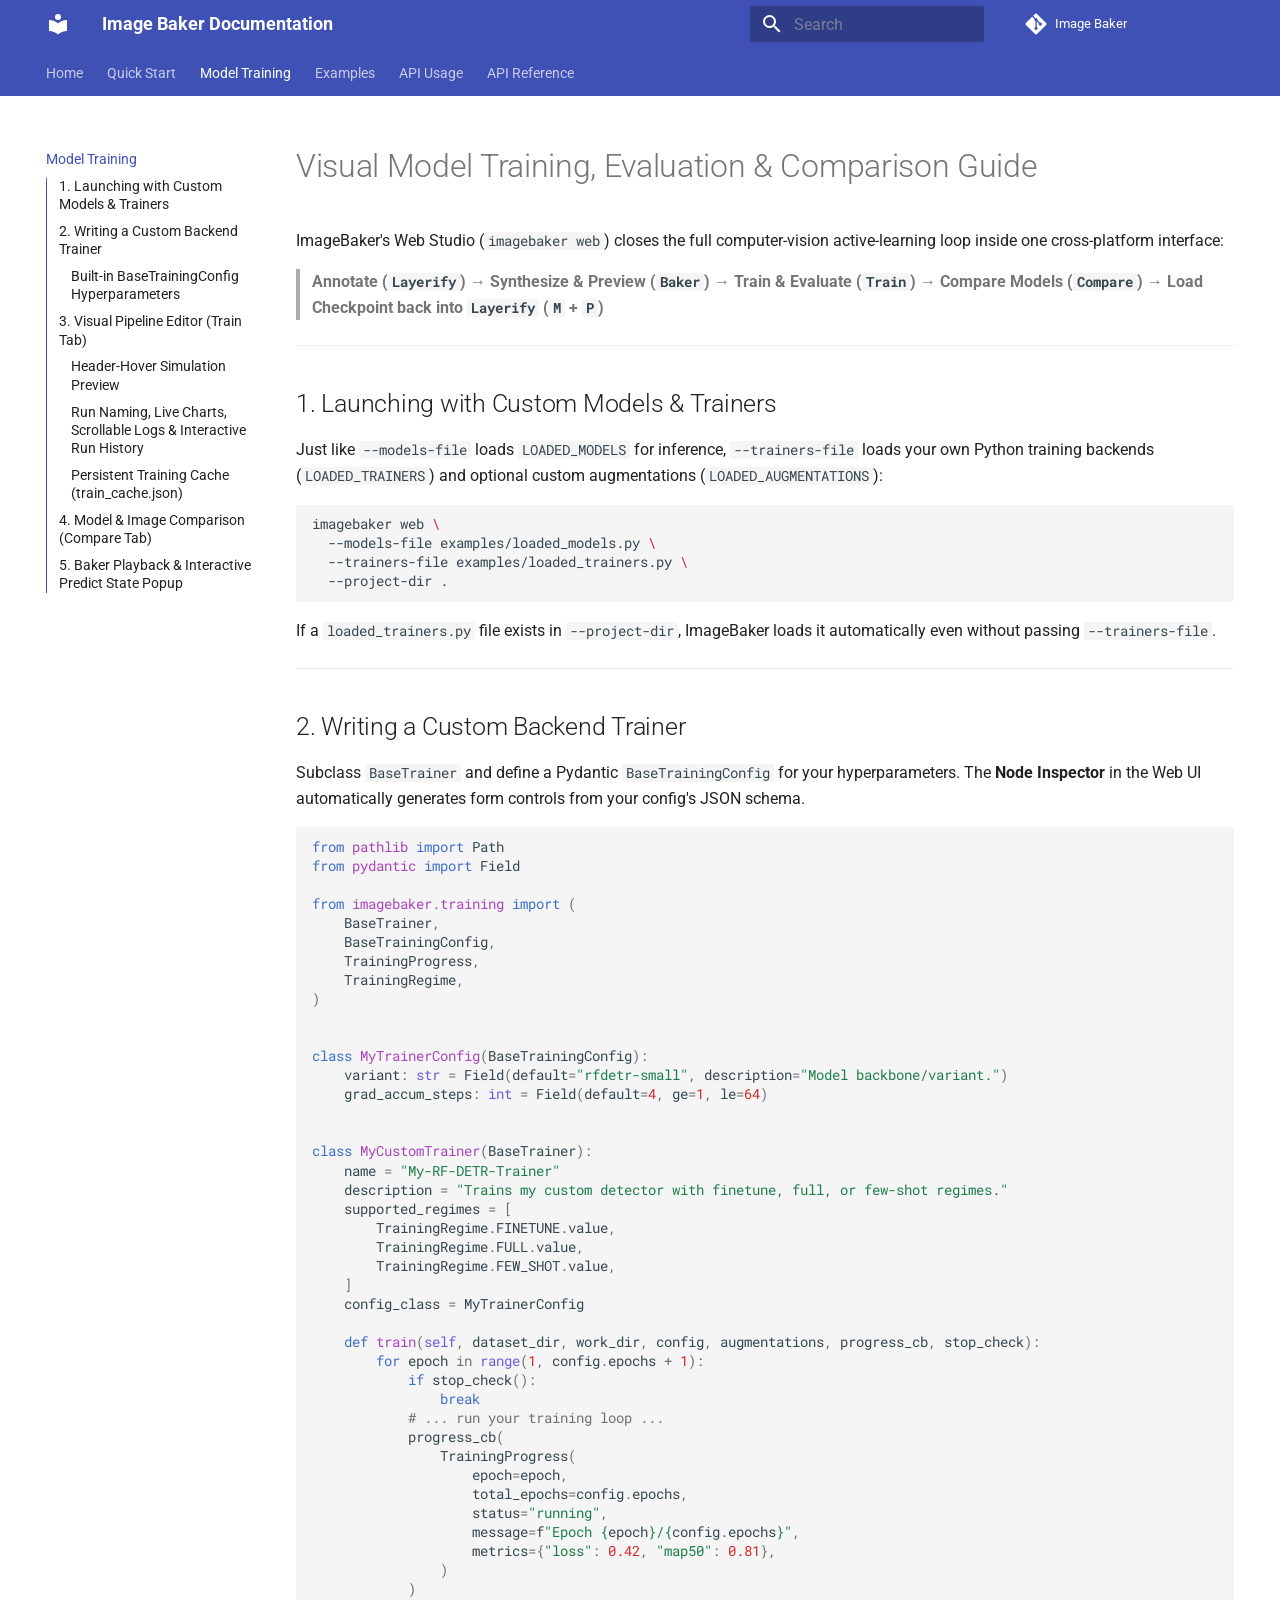
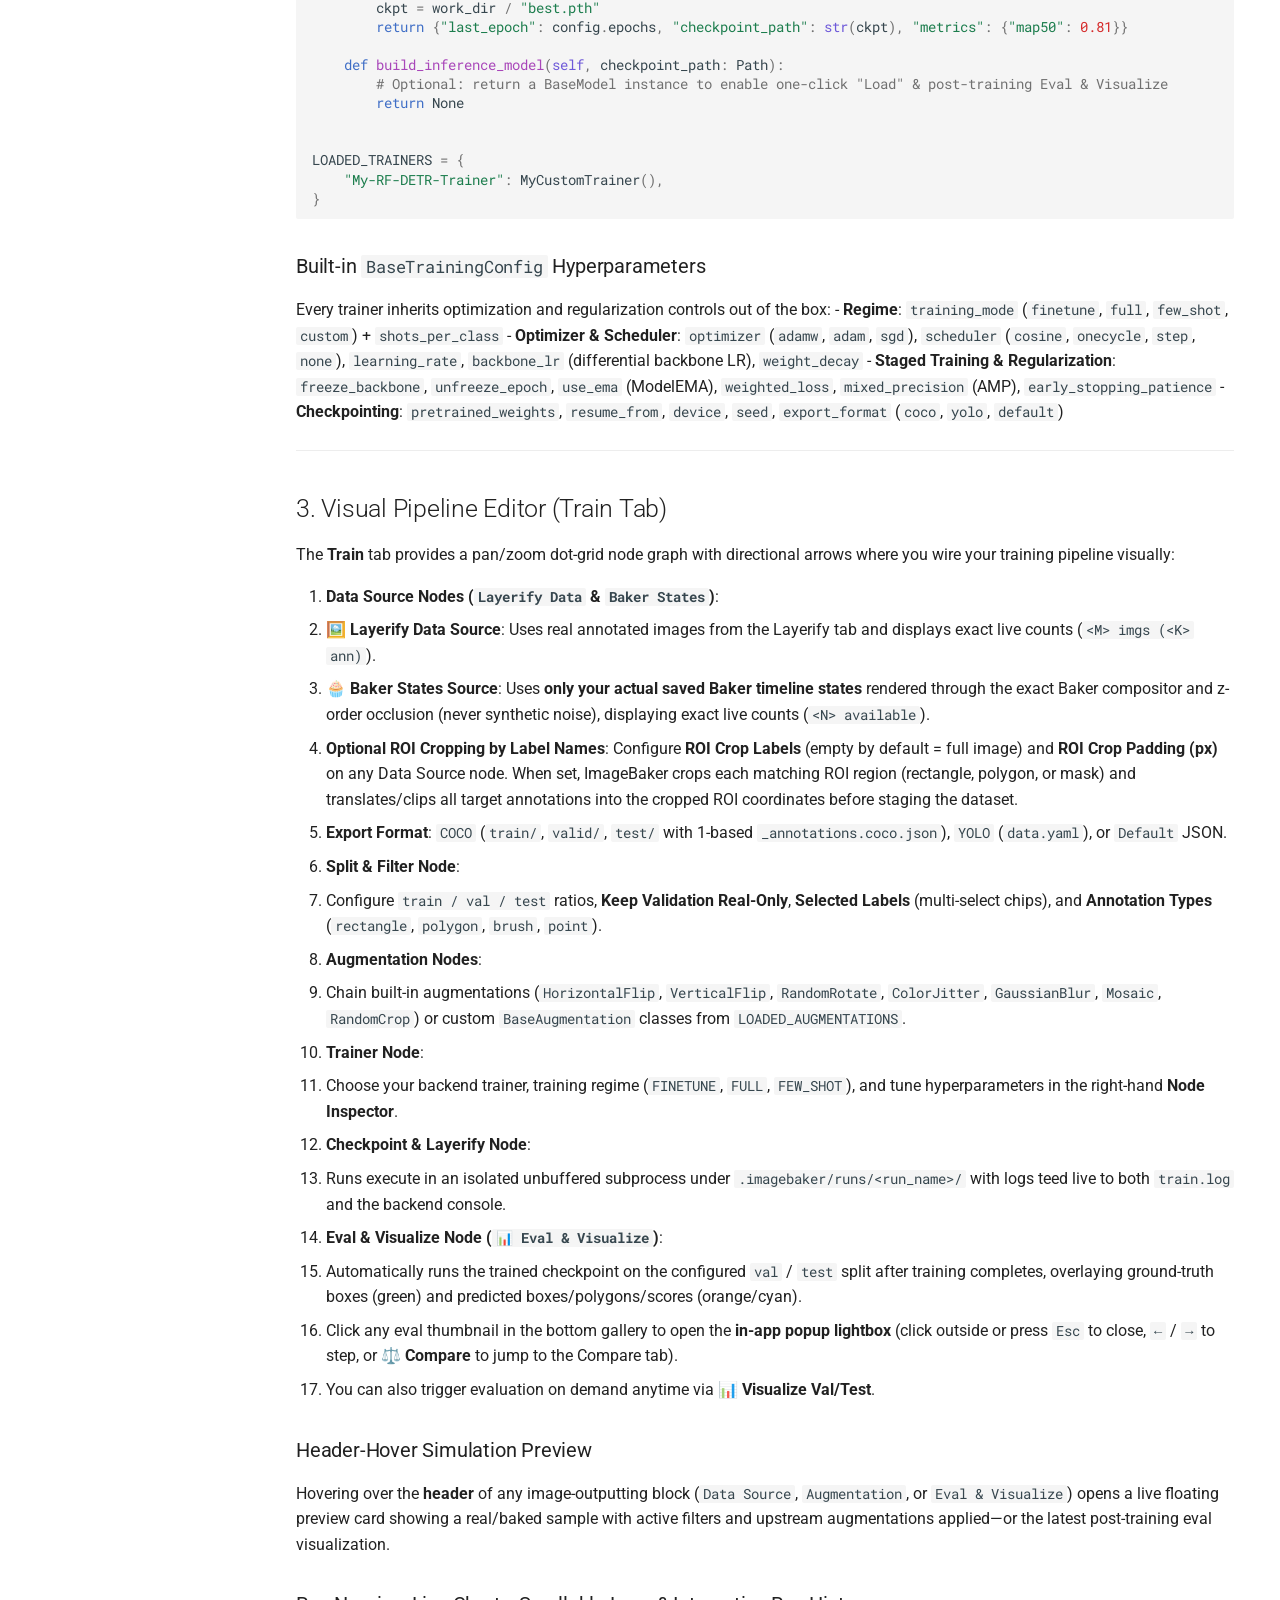
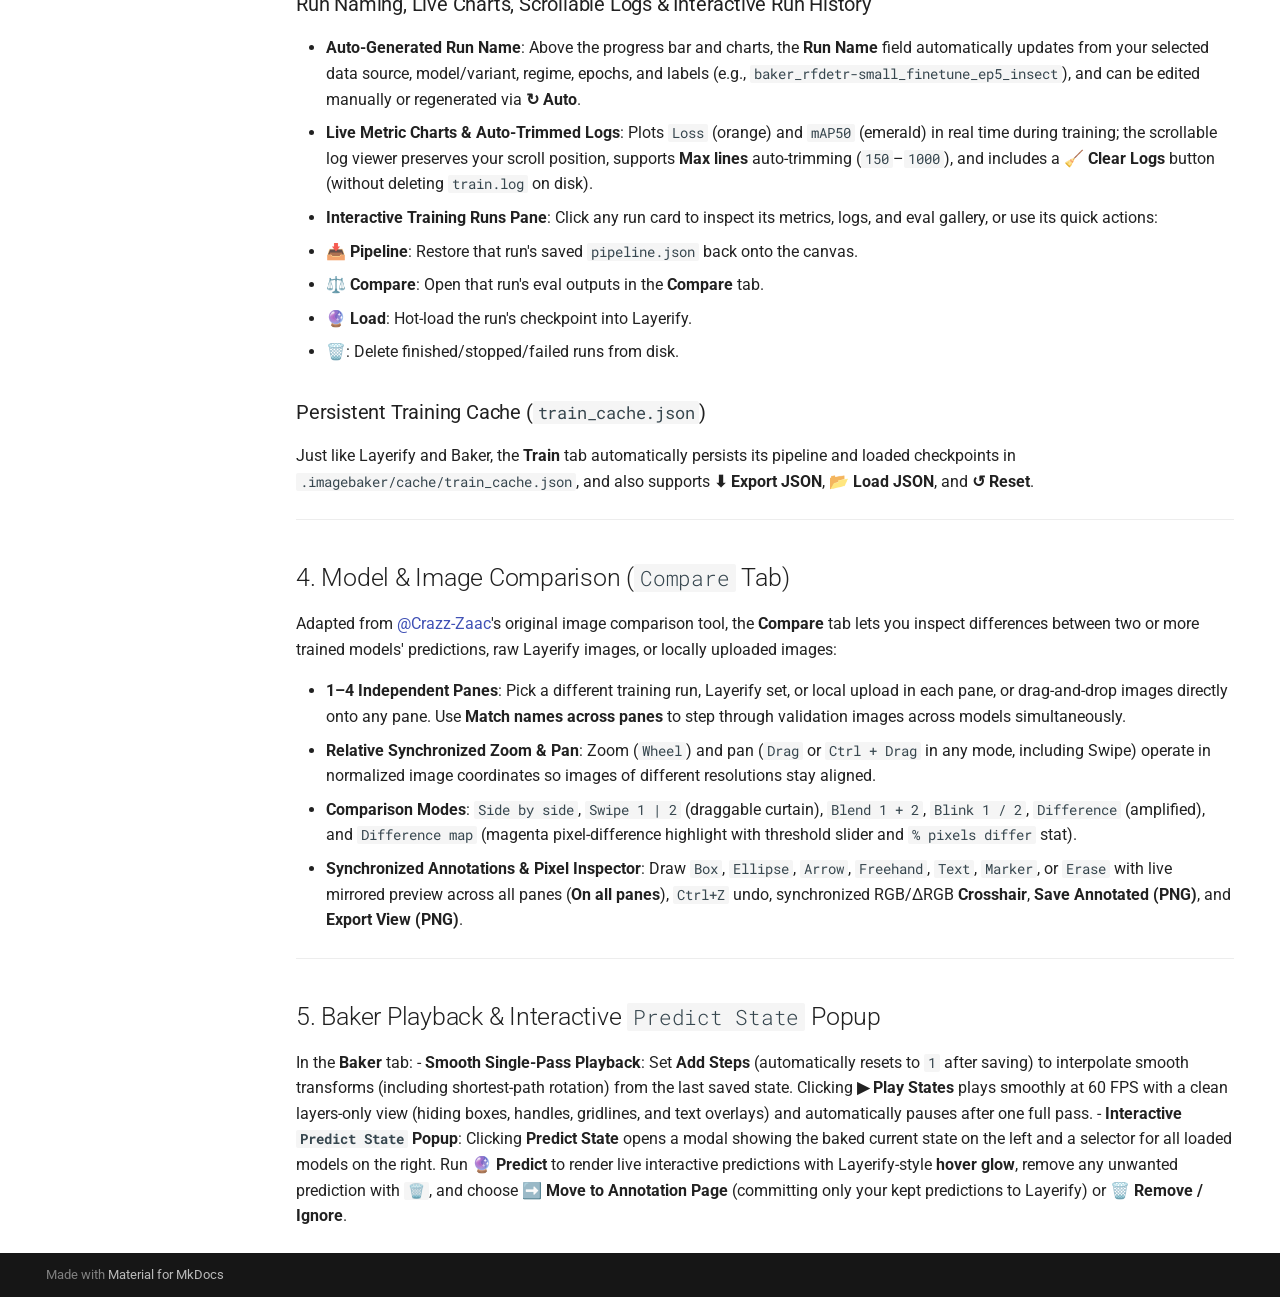
<file: training/index.html>
<!doctype html>
<html lang="en" class="no-js">
  <head>
    
      <meta charset="utf-8">
      <meta name="viewport" content="width=device-width,initial-scale=1">
      
        <meta name="description" content="Documentation for the Image Baker project.">
      
      
        <meta name="author" content="Ramkrishna Acharya">
      
      
        <link rel="canonical" href="https://q-viper.github.io/Image-Baker/training/">
      
      
        <link rel="prev" href="../QUICKSTART/">
      
      
        <link rel="next" href="../examples/">
      
      
        
      
      
      <link rel="icon" href="../assets/favicon_io/favicon-32x32.png">
      <meta name="generator" content="mkdocs-1.6.1, mkdocs-material-9.7.7">
    
    
      
        <title>Model Training - Image Baker Documentation</title>
      
    
    
      <link rel="stylesheet" href="../assets/stylesheets/main.ec1eaa64.min.css">
      
        
        <link rel="stylesheet" href="../assets/stylesheets/palette.ab4e12ef.min.css">
      
      


    
    
      
    
    
      
        
        
        <link rel="preconnect" href="https://fonts.gstatic.com" crossorigin>
        <link rel="stylesheet" href="https://fonts.googleapis.com/css?family=Roboto:300,300i,400,400i,700,700i%7CRoboto+Mono:400,400i,700,700i&display=fallback">
        <style>:root{--md-text-font:"Roboto";--md-code-font:"Roboto Mono"}</style>
      
    
    
      <link rel="stylesheet" href="../assets/_mkdocstrings.css">
    
    <script>__md_scope=new URL("..",location),__md_hash=e=>[...e].reduce(((e,_)=>(e<<5)-e+_.charCodeAt(0)),0),__md_get=(e,_=localStorage,t=__md_scope)=>JSON.parse(_.getItem(t.pathname+"."+e)),__md_set=(e,_,t=localStorage,a=__md_scope)=>{try{t.setItem(a.pathname+"."+e,JSON.stringify(_))}catch(e){}}</script>
    
      

    
    
  </head>
  
  
    
    
    
    
    
    <body dir="ltr" data-md-color-scheme="default" data-md-color-primary="indigo" data-md-color-accent="pink">
  
    
    <input class="md-toggle" data-md-toggle="drawer" type="checkbox" id="__drawer" autocomplete="off">
    <input class="md-toggle" data-md-toggle="search" type="checkbox" id="__search" autocomplete="off">
    <label class="md-overlay" for="__drawer"></label>
    <div data-md-component="skip">
      
        
        <a href="#visual-model-training-evaluation-comparison-guide" class="md-skip">
          Skip to content
        </a>
      
    </div>
    <div data-md-component="announce">
      
    </div>
    
    
      

<header class="md-header" data-md-component="header">
  <nav class="md-header__inner md-grid" aria-label="Header">
    <a href=".." title="Image Baker Documentation" class="md-header__button md-logo" aria-label="Image Baker Documentation" data-md-component="logo">
      
  
  <svg xmlns="http://www.w3.org/2000/svg" viewBox="0 0 24 24"><path d="M12 8a3 3 0 0 0 3-3 3 3 0 0 0-3-3 3 3 0 0 0-3 3 3 3 0 0 0 3 3m0 3.54C9.64 9.35 6.5 8 3 8v11c3.5 0 6.64 1.35 9 3.54 2.36-2.19 5.5-3.54 9-3.54V8c-3.5 0-6.64 1.35-9 3.54"/></svg>

    </a>
    <label class="md-header__button md-icon" for="__drawer">
      
      <svg xmlns="http://www.w3.org/2000/svg" viewBox="0 0 24 24"><path d="M3 6h18v2H3zm0 5h18v2H3zm0 5h18v2H3z"/></svg>
    </label>
    <div class="md-header__title" data-md-component="header-title">
      <div class="md-header__ellipsis">
        <div class="md-header__topic">
          <span class="md-ellipsis">
            Image Baker Documentation
          </span>
        </div>
        <div class="md-header__topic" data-md-component="header-topic">
          <span class="md-ellipsis">
            
              Model Training
            
          </span>
        </div>
      </div>
    </div>
    
      
    
    
    
    
      
      
        <label class="md-header__button md-icon" for="__search">
          
          <svg xmlns="http://www.w3.org/2000/svg" viewBox="0 0 24 24"><path d="M9.5 3A6.5 6.5 0 0 1 16 9.5c0 1.61-.59 3.09-1.56 4.23l.27.27h.79l5 5-1.5 1.5-5-5v-.79l-.27-.27A6.52 6.52 0 0 1 9.5 16 6.5 6.5 0 0 1 3 9.5 6.5 6.5 0 0 1 9.5 3m0 2C7 5 5 7 5 9.5S7 14 9.5 14 14 12 14 9.5 12 5 9.5 5"/></svg>
        </label>
        <div class="md-search" data-md-component="search" role="dialog">
  <label class="md-search__overlay" for="__search"></label>
  <div class="md-search__inner" role="search">
    <form class="md-search__form" name="search">
      <input type="text" class="md-search__input" name="query" aria-label="Search" placeholder="Search" autocapitalize="off" autocorrect="off" autocomplete="off" spellcheck="false" data-md-component="search-query" required>
      <label class="md-search__icon md-icon" for="__search">
        
        <svg xmlns="http://www.w3.org/2000/svg" viewBox="0 0 24 24"><path d="M9.5 3A6.5 6.5 0 0 1 16 9.5c0 1.61-.59 3.09-1.56 4.23l.27.27h.79l5 5-1.5 1.5-5-5v-.79l-.27-.27A6.52 6.52 0 0 1 9.5 16 6.5 6.5 0 0 1 3 9.5 6.5 6.5 0 0 1 9.5 3m0 2C7 5 5 7 5 9.5S7 14 9.5 14 14 12 14 9.5 12 5 9.5 5"/></svg>
        
        <svg xmlns="http://www.w3.org/2000/svg" viewBox="0 0 24 24"><path d="M20 11v2H8l5.5 5.5-1.42 1.42L4.16 12l7.92-7.92L13.5 5.5 8 11z"/></svg>
      </label>
      <nav class="md-search__options" aria-label="Search">
        
        <button type="reset" class="md-search__icon md-icon" title="Clear" aria-label="Clear" tabindex="-1">
          
          <svg xmlns="http://www.w3.org/2000/svg" viewBox="0 0 24 24"><path d="M19 6.41 17.59 5 12 10.59 6.41 5 5 6.41 10.59 12 5 17.59 6.41 19 12 13.41 17.59 19 19 17.59 13.41 12z"/></svg>
        </button>
      </nav>
      
    </form>
    <div class="md-search__output">
      <div class="md-search__scrollwrap" tabindex="0" data-md-scrollfix>
        <div class="md-search-result" data-md-component="search-result">
          <div class="md-search-result__meta">
            Initializing search
          </div>
          <ol class="md-search-result__list" role="presentation"></ol>
        </div>
      </div>
    </div>
  </div>
</div>
      
    
    
      <div class="md-header__source">
        <a href="https://github.com/q-viper/image-baker" title="Go to repository" class="md-source" data-md-component="source">
  <div class="md-source__icon md-icon">
    
    <svg xmlns="http://www.w3.org/2000/svg" viewBox="0 0 448 512"><!--! Font Awesome Free 7.1.0 by @fontawesome - https://fontawesome.com License - https://fontawesome.com/license/free (Icons: CC BY 4.0, Fonts: SIL OFL 1.1, Code: MIT License) Copyright 2025 Fonticons, Inc.--><path d="M439.6 236.1 244 40.5c-5.4-5.5-12.8-8.5-20.4-8.5s-15 3-20.4 8.4L162.5 81l51.5 51.5c27.1-9.1 52.7 16.8 43.4 43.7l49.7 49.7c34.2-11.8 61.2 31 35.5 56.7-26.5 26.5-70.2-2.9-56-37.3L240.3 199v121.9c25.3 12.5 22.3 41.8 9.1 55-6.4 6.4-15.2 10.1-24.3 10.1s-17.8-3.6-24.3-10.1c-17.6-17.6-11.1-46.9 11.2-56v-123c-20.8-8.5-24.6-30.7-18.6-45L142.6 101 8.5 235.1C3 240.6 0 247.9 0 255.5s3 15 8.5 20.4l195.6 195.7c5.4 5.4 12.7 8.4 20.4 8.4s15-3 20.4-8.4l194.7-194.7c5.4-5.4 8.4-12.8 8.4-20.4s-3-15-8.4-20.4"/></svg>
  </div>
  <div class="md-source__repository">
    Image Baker
  </div>
</a>
      </div>
    
  </nav>
  
</header>
    
    <div class="md-container" data-md-component="container">
      
      
        
          
            
<nav class="md-tabs" aria-label="Tabs" data-md-component="tabs">
  <div class="md-grid">
    <ul class="md-tabs__list">
      
        
  
  
  
  
    <li class="md-tabs__item">
      <a href=".." class="md-tabs__link">
        
  
  
    
  
  Home

      </a>
    </li>
  

      
        
  
  
  
  
    <li class="md-tabs__item">
      <a href="../QUICKSTART/" class="md-tabs__link">
        
  
  
    
  
  Quick Start

      </a>
    </li>
  

      
        
  
  
  
    
  
  
    <li class="md-tabs__item md-tabs__item--active">
      <a href="./" class="md-tabs__link">
        
  
  
    
  
  Model Training

      </a>
    </li>
  

      
        
  
  
  
  
    <li class="md-tabs__item">
      <a href="../examples/" class="md-tabs__link">
        
  
  
    
  
  Examples

      </a>
    </li>
  

      
        
  
  
  
  
    <li class="md-tabs__item">
      <a href="../api-usage/" class="md-tabs__link">
        
  
  
    
  
  API Usage

      </a>
    </li>
  

      
        
  
  
  
  
    <li class="md-tabs__item">
      <a href="../api-reference/" class="md-tabs__link">
        
  
  
    
  
  API Reference

      </a>
    </li>
  

      
    </ul>
  </div>
</nav>
          
        
      
      <main class="md-main" data-md-component="main">
        <div class="md-main__inner md-grid">
          
            
              
              <div class="md-sidebar md-sidebar--primary" data-md-component="sidebar" data-md-type="navigation" >
                <div class="md-sidebar__scrollwrap">
                  <div class="md-sidebar__inner">
                    


  


  

<nav class="md-nav md-nav--primary md-nav--lifted md-nav--integrated" aria-label="Navigation" data-md-level="0">
  <label class="md-nav__title" for="__drawer">
    <a href=".." title="Image Baker Documentation" class="md-nav__button md-logo" aria-label="Image Baker Documentation" data-md-component="logo">
      
  
  <svg xmlns="http://www.w3.org/2000/svg" viewBox="0 0 24 24"><path d="M12 8a3 3 0 0 0 3-3 3 3 0 0 0-3-3 3 3 0 0 0-3 3 3 3 0 0 0 3 3m0 3.54C9.64 9.35 6.5 8 3 8v11c3.5 0 6.64 1.35 9 3.54 2.36-2.19 5.5-3.54 9-3.54V8c-3.5 0-6.64 1.35-9 3.54"/></svg>

    </a>
    Image Baker Documentation
  </label>
  
    <div class="md-nav__source">
      <a href="https://github.com/q-viper/image-baker" title="Go to repository" class="md-source" data-md-component="source">
  <div class="md-source__icon md-icon">
    
    <svg xmlns="http://www.w3.org/2000/svg" viewBox="0 0 448 512"><!--! Font Awesome Free 7.1.0 by @fontawesome - https://fontawesome.com License - https://fontawesome.com/license/free (Icons: CC BY 4.0, Fonts: SIL OFL 1.1, Code: MIT License) Copyright 2025 Fonticons, Inc.--><path d="M439.6 236.1 244 40.5c-5.4-5.5-12.8-8.5-20.4-8.5s-15 3-20.4 8.4L162.5 81l51.5 51.5c27.1-9.1 52.7 16.8 43.4 43.7l49.7 49.7c34.2-11.8 61.2 31 35.5 56.7-26.5 26.5-70.2-2.9-56-37.3L240.3 199v121.9c25.3 12.5 22.3 41.8 9.1 55-6.4 6.4-15.2 10.1-24.3 10.1s-17.8-3.6-24.3-10.1c-17.6-17.6-11.1-46.9 11.2-56v-123c-20.8-8.5-24.6-30.7-18.6-45L142.6 101 8.5 235.1C3 240.6 0 247.9 0 255.5s3 15 8.5 20.4l195.6 195.7c5.4 5.4 12.7 8.4 20.4 8.4s15-3 20.4-8.4l194.7-194.7c5.4-5.4 8.4-12.8 8.4-20.4s-3-15-8.4-20.4"/></svg>
  </div>
  <div class="md-source__repository">
    Image Baker
  </div>
</a>
    </div>
  
  <ul class="md-nav__list" data-md-scrollfix>
    
      
      
  
  
  
  
    <li class="md-nav__item">
      <a href=".." class="md-nav__link">
        
  
  
  <span class="md-ellipsis">
    
  
    Home
  

    
  </span>
  
  

      </a>
    </li>
  

    
      
      
  
  
  
  
    <li class="md-nav__item">
      <a href="../QUICKSTART/" class="md-nav__link">
        
  
  
  <span class="md-ellipsis">
    
  
    Quick Start
  

    
  </span>
  
  

      </a>
    </li>
  

    
      
      
  
  
    
  
  
  
    <li class="md-nav__item md-nav__item--active">
      
      <input class="md-nav__toggle md-toggle" type="checkbox" id="__toc">
      
      
        
      
      
        <label class="md-nav__link md-nav__link--active" for="__toc">
          
  
  
  <span class="md-ellipsis">
    
  
    Model Training
  

    
  </span>
  
  

          <span class="md-nav__icon md-icon"></span>
        </label>
      
      <a href="./" class="md-nav__link md-nav__link--active">
        
  
  
  <span class="md-ellipsis">
    
  
    Model Training
  

    
  </span>
  
  

      </a>
      
        

<nav class="md-nav md-nav--secondary" aria-label="Table of contents">
  
  
  
    
  
  
    <label class="md-nav__title" for="__toc">
      <span class="md-nav__icon md-icon"></span>
      Table of contents
    </label>
    <ul class="md-nav__list" data-md-component="toc" data-md-scrollfix>
      
        <li class="md-nav__item">
  <a href="#1-launching-with-custom-models-trainers" class="md-nav__link">
    <span class="md-ellipsis">
      
        1. Launching with Custom Models &amp; Trainers
      
    </span>
  </a>
  
</li>
      
        <li class="md-nav__item">
  <a href="#2-writing-a-custom-backend-trainer" class="md-nav__link">
    <span class="md-ellipsis">
      
        2. Writing a Custom Backend Trainer
      
    </span>
  </a>
  
    <nav class="md-nav" aria-label="2. Writing a Custom Backend Trainer">
      <ul class="md-nav__list">
        
          <li class="md-nav__item">
  <a href="#built-in-basetrainingconfig-hyperparameters" class="md-nav__link">
    <span class="md-ellipsis">
      
        Built-in BaseTrainingConfig Hyperparameters
      
    </span>
  </a>
  
</li>
        
      </ul>
    </nav>
  
</li>
      
        <li class="md-nav__item">
  <a href="#3-visual-pipeline-editor-train-tab" class="md-nav__link">
    <span class="md-ellipsis">
      
        3. Visual Pipeline Editor (Train Tab)
      
    </span>
  </a>
  
    <nav class="md-nav" aria-label="3. Visual Pipeline Editor (Train Tab)">
      <ul class="md-nav__list">
        
          <li class="md-nav__item">
  <a href="#header-hover-simulation-preview" class="md-nav__link">
    <span class="md-ellipsis">
      
        Header-Hover Simulation Preview
      
    </span>
  </a>
  
</li>
        
          <li class="md-nav__item">
  <a href="#run-naming-live-charts-scrollable-logs-interactive-run-history" class="md-nav__link">
    <span class="md-ellipsis">
      
        Run Naming, Live Charts, Scrollable Logs &amp; Interactive Run History
      
    </span>
  </a>
  
</li>
        
          <li class="md-nav__item">
  <a href="#persistent-training-cache-train_cachejson" class="md-nav__link">
    <span class="md-ellipsis">
      
        Persistent Training Cache (train_cache.json)
      
    </span>
  </a>
  
</li>
        
      </ul>
    </nav>
  
</li>
      
        <li class="md-nav__item">
  <a href="#4-model-image-comparison-compare-tab" class="md-nav__link">
    <span class="md-ellipsis">
      
        4. Model &amp; Image Comparison (Compare Tab)
      
    </span>
  </a>
  
</li>
      
        <li class="md-nav__item">
  <a href="#5-baker-playback-interactive-predict-state-popup" class="md-nav__link">
    <span class="md-ellipsis">
      
        5. Baker Playback &amp; Interactive Predict State Popup
      
    </span>
  </a>
  
</li>
      
    </ul>
  
</nav>
      
    </li>
  

    
      
      
  
  
  
  
    <li class="md-nav__item">
      <a href="../examples/" class="md-nav__link">
        
  
  
  <span class="md-ellipsis">
    
  
    Examples
  

    
  </span>
  
  

      </a>
    </li>
  

    
      
      
  
  
  
  
    <li class="md-nav__item">
      <a href="../api-usage/" class="md-nav__link">
        
  
  
  <span class="md-ellipsis">
    
  
    API Usage
  

    
  </span>
  
  

      </a>
    </li>
  

    
      
      
  
  
  
  
    <li class="md-nav__item">
      <a href="../api-reference/" class="md-nav__link">
        
  
  
  <span class="md-ellipsis">
    
  
    API Reference
  

    
  </span>
  
  

      </a>
    </li>
  

    
  </ul>
</nav>
                  </div>
                </div>
              </div>
            
            
          
          
            <div class="md-content" data-md-component="content">
              
              <article class="md-content__inner md-typeset">
                
                  


  
  


<h1 id="visual-model-training-evaluation-comparison-guide">Visual Model Training, Evaluation &amp; Comparison Guide<a class="headerlink" href="#visual-model-training-evaluation-comparison-guide" title="Permanent link">&para;</a></h1>
<p>ImageBaker's Web Studio (<code>imagebaker web</code>) closes the full computer-vision active-learning loop inside one cross-platform interface:</p>
<blockquote>
<p><strong>Annotate (<code>Layerify</code>) → Synthesize &amp; Preview (<code>Baker</code>) → Train &amp; Evaluate (<code>Train</code>) → Compare Models (<code>Compare</code>) → Load Checkpoint back into <code>Layerify</code> (<code>M</code> + <code>P</code>)</strong></p>
</blockquote>
<hr />
<h2 id="1-launching-with-custom-models-trainers">1. Launching with Custom Models &amp; Trainers<a class="headerlink" href="#1-launching-with-custom-models-trainers" title="Permanent link">&para;</a></h2>
<p>Just like <code>--models-file</code> loads <code>LOADED_MODELS</code> for inference, <code>--trainers-file</code> loads your own Python training backends (<code>LOADED_TRAINERS</code>) and optional custom augmentations (<code>LOADED_AUGMENTATIONS</code>):</p>
<div class="highlight"><pre><span></span><code>imagebaker<span class="w"> </span>web<span class="w"> </span><span class="se">\</span>
<span class="w">  </span>--models-file<span class="w"> </span>examples/loaded_models.py<span class="w"> </span><span class="se">\</span>
<span class="w">  </span>--trainers-file<span class="w"> </span>examples/loaded_trainers.py<span class="w"> </span><span class="se">\</span>
<span class="w">  </span>--project-dir<span class="w"> </span>.
</code></pre></div>
<p>If a <code>loaded_trainers.py</code> file exists in <code>--project-dir</code>, ImageBaker loads it automatically even without passing <code>--trainers-file</code>.</p>
<hr />
<h2 id="2-writing-a-custom-backend-trainer">2. Writing a Custom Backend Trainer<a class="headerlink" href="#2-writing-a-custom-backend-trainer" title="Permanent link">&para;</a></h2>
<p>Subclass <code>BaseTrainer</code> and define a Pydantic <code>BaseTrainingConfig</code> for your hyperparameters. The <strong>Node Inspector</strong> in the Web UI automatically generates form controls from your config's JSON schema.</p>
<div class="highlight"><pre><span></span><code><span class="kn">from</span><span class="w"> </span><span class="nn">pathlib</span><span class="w"> </span><span class="kn">import</span> <span class="n">Path</span>
<span class="kn">from</span><span class="w"> </span><span class="nn">pydantic</span><span class="w"> </span><span class="kn">import</span> <span class="n">Field</span>

<span class="kn">from</span><span class="w"> </span><span class="nn">imagebaker.training</span><span class="w"> </span><span class="kn">import</span> <span class="p">(</span>
    <span class="n">BaseTrainer</span><span class="p">,</span>
    <span class="n">BaseTrainingConfig</span><span class="p">,</span>
    <span class="n">TrainingProgress</span><span class="p">,</span>
    <span class="n">TrainingRegime</span><span class="p">,</span>
<span class="p">)</span>


<span class="k">class</span><span class="w"> </span><span class="nc">MyTrainerConfig</span><span class="p">(</span><span class="n">BaseTrainingConfig</span><span class="p">):</span>
    <span class="n">variant</span><span class="p">:</span> <span class="nb">str</span> <span class="o">=</span> <span class="n">Field</span><span class="p">(</span><span class="n">default</span><span class="o">=</span><span class="s2">"rfdetr-small"</span><span class="p">,</span> <span class="n">description</span><span class="o">=</span><span class="s2">"Model backbone/variant."</span><span class="p">)</span>
    <span class="n">grad_accum_steps</span><span class="p">:</span> <span class="nb">int</span> <span class="o">=</span> <span class="n">Field</span><span class="p">(</span><span class="n">default</span><span class="o">=</span><span class="mi">4</span><span class="p">,</span> <span class="n">ge</span><span class="o">=</span><span class="mi">1</span><span class="p">,</span> <span class="n">le</span><span class="o">=</span><span class="mi">64</span><span class="p">)</span>


<span class="k">class</span><span class="w"> </span><span class="nc">MyCustomTrainer</span><span class="p">(</span><span class="n">BaseTrainer</span><span class="p">):</span>
    <span class="n">name</span> <span class="o">=</span> <span class="s2">"My-RF-DETR-Trainer"</span>
    <span class="n">description</span> <span class="o">=</span> <span class="s2">"Trains my custom detector with finetune, full, or few-shot regimes."</span>
    <span class="n">supported_regimes</span> <span class="o">=</span> <span class="p">[</span>
        <span class="n">TrainingRegime</span><span class="o">.</span><span class="n">FINETUNE</span><span class="o">.</span><span class="n">value</span><span class="p">,</span>
        <span class="n">TrainingRegime</span><span class="o">.</span><span class="n">FULL</span><span class="o">.</span><span class="n">value</span><span class="p">,</span>
        <span class="n">TrainingRegime</span><span class="o">.</span><span class="n">FEW_SHOT</span><span class="o">.</span><span class="n">value</span><span class="p">,</span>
    <span class="p">]</span>
    <span class="n">config_class</span> <span class="o">=</span> <span class="n">MyTrainerConfig</span>

    <span class="k">def</span><span class="w"> </span><span class="nf">train</span><span class="p">(</span><span class="bp">self</span><span class="p">,</span> <span class="n">dataset_dir</span><span class="p">,</span> <span class="n">work_dir</span><span class="p">,</span> <span class="n">config</span><span class="p">,</span> <span class="n">augmentations</span><span class="p">,</span> <span class="n">progress_cb</span><span class="p">,</span> <span class="n">stop_check</span><span class="p">):</span>
        <span class="k">for</span> <span class="n">epoch</span> <span class="ow">in</span> <span class="nb">range</span><span class="p">(</span><span class="mi">1</span><span class="p">,</span> <span class="n">config</span><span class="o">.</span><span class="n">epochs</span> <span class="o">+</span> <span class="mi">1</span><span class="p">):</span>
            <span class="k">if</span> <span class="n">stop_check</span><span class="p">():</span>
                <span class="k">break</span>
            <span class="c1"># ... run your training loop ...</span>
            <span class="n">progress_cb</span><span class="p">(</span>
                <span class="n">TrainingProgress</span><span class="p">(</span>
                    <span class="n">epoch</span><span class="o">=</span><span class="n">epoch</span><span class="p">,</span>
                    <span class="n">total_epochs</span><span class="o">=</span><span class="n">config</span><span class="o">.</span><span class="n">epochs</span><span class="p">,</span>
                    <span class="n">status</span><span class="o">=</span><span class="s2">"running"</span><span class="p">,</span>
                    <span class="n">message</span><span class="o">=</span><span class="sa">f</span><span class="s2">"Epoch </span><span class="si">{</span><span class="n">epoch</span><span class="si">}</span><span class="s2">/</span><span class="si">{</span><span class="n">config</span><span class="o">.</span><span class="n">epochs</span><span class="si">}</span><span class="s2">"</span><span class="p">,</span>
                    <span class="n">metrics</span><span class="o">=</span><span class="p">{</span><span class="s2">"loss"</span><span class="p">:</span> <span class="mf">0.42</span><span class="p">,</span> <span class="s2">"map50"</span><span class="p">:</span> <span class="mf">0.81</span><span class="p">},</span>
                <span class="p">)</span>
            <span class="p">)</span>
        <span class="n">ckpt</span> <span class="o">=</span> <span class="n">work_dir</span> <span class="o">/</span> <span class="s2">"best.pth"</span>
        <span class="k">return</span> <span class="p">{</span><span class="s2">"last_epoch"</span><span class="p">:</span> <span class="n">config</span><span class="o">.</span><span class="n">epochs</span><span class="p">,</span> <span class="s2">"checkpoint_path"</span><span class="p">:</span> <span class="nb">str</span><span class="p">(</span><span class="n">ckpt</span><span class="p">),</span> <span class="s2">"metrics"</span><span class="p">:</span> <span class="p">{</span><span class="s2">"map50"</span><span class="p">:</span> <span class="mf">0.81</span><span class="p">}}</span>

    <span class="k">def</span><span class="w"> </span><span class="nf">build_inference_model</span><span class="p">(</span><span class="bp">self</span><span class="p">,</span> <span class="n">checkpoint_path</span><span class="p">:</span> <span class="n">Path</span><span class="p">):</span>
        <span class="c1"># Optional: return a BaseModel instance to enable one-click "Load" &amp; post-training Eval &amp; Visualize</span>
        <span class="k">return</span> <span class="kc">None</span>


<span class="n">LOADED_TRAINERS</span> <span class="o">=</span> <span class="p">{</span>
    <span class="s2">"My-RF-DETR-Trainer"</span><span class="p">:</span> <span class="n">MyCustomTrainer</span><span class="p">(),</span>
<span class="p">}</span>
</code></pre></div>
<h3 id="built-in-basetrainingconfig-hyperparameters">Built-in <code>BaseTrainingConfig</code> Hyperparameters<a class="headerlink" href="#built-in-basetrainingconfig-hyperparameters" title="Permanent link">&para;</a></h3>
<p>Every trainer inherits optimization and regularization controls out of the box:
- <strong>Regime</strong>: <code>training_mode</code> (<code>finetune</code>, <code>full</code>, <code>few_shot</code>, <code>custom</code>) + <code>shots_per_class</code>
- <strong>Optimizer &amp; Scheduler</strong>: <code>optimizer</code> (<code>adamw</code>, <code>adam</code>, <code>sgd</code>), <code>scheduler</code> (<code>cosine</code>, <code>onecycle</code>, <code>step</code>, <code>none</code>), <code>learning_rate</code>, <code>backbone_lr</code> (differential backbone LR), <code>weight_decay</code>
- <strong>Staged Training &amp; Regularization</strong>: <code>freeze_backbone</code>, <code>unfreeze_epoch</code>, <code>use_ema</code> (ModelEMA), <code>weighted_loss</code>, <code>mixed_precision</code> (AMP), <code>early_stopping_patience</code>
- <strong>Checkpointing</strong>: <code>pretrained_weights</code>, <code>resume_from</code>, <code>device</code>, <code>seed</code>, <code>export_format</code> (<code>coco</code>, <code>yolo</code>, <code>default</code>)</p>
<hr />
<h2 id="3-visual-pipeline-editor-train-tab">3. Visual Pipeline Editor (Train Tab)<a class="headerlink" href="#3-visual-pipeline-editor-train-tab" title="Permanent link">&para;</a></h2>
<p>The <strong>Train</strong> tab provides a pan/zoom dot-grid node graph with directional arrows where you wire your training pipeline visually:</p>
<ol>
<li><strong>Data Source Nodes (<code>Layerify Data</code> &amp; <code>Baker States</code>)</strong>:</li>
<li><strong>🖼️ Layerify Data Source</strong>: Uses real annotated images from the Layerify tab and displays exact live counts (<code>&lt;M&gt; imgs (&lt;K&gt; ann)</code>).</li>
<li><strong>🧁 Baker States Source</strong>: Uses <strong>only your actual saved Baker timeline states</strong> rendered through the exact Baker compositor and z-order occlusion (never synthetic noise), displaying exact live counts (<code>&lt;N&gt; available</code>).</li>
<li><strong>Optional ROI Cropping by Label Names</strong>: Configure <strong>ROI Crop Labels</strong> (empty by default = full image) and <strong>ROI Crop Padding (px)</strong> on any Data Source node. When set, ImageBaker crops each matching ROI region (rectangle, polygon, or mask) and translates/clips all target annotations into the cropped ROI coordinates before staging the dataset.</li>
<li><strong>Export Format</strong>: <code>COCO</code> (<code>train/</code>, <code>valid/</code>, <code>test/</code> with 1-based <code>_annotations.coco.json</code>), <code>YOLO</code> (<code>data.yaml</code>), or <code>Default</code> JSON.</li>
<li><strong>Split &amp; Filter Node</strong>:</li>
<li>Configure <code>train / val / test</code> ratios, <strong>Keep Validation Real-Only</strong>, <strong>Selected Labels</strong> (multi-select chips), and <strong>Annotation Types</strong> (<code>rectangle</code>, <code>polygon</code>, <code>brush</code>, <code>point</code>).</li>
<li><strong>Augmentation Nodes</strong>:</li>
<li>Chain built-in augmentations (<code>HorizontalFlip</code>, <code>VerticalFlip</code>, <code>RandomRotate</code>, <code>ColorJitter</code>, <code>GaussianBlur</code>, <code>Mosaic</code>, <code>RandomCrop</code>) or custom <code>BaseAugmentation</code> classes from <code>LOADED_AUGMENTATIONS</code>.</li>
<li><strong>Trainer Node</strong>:</li>
<li>Choose your backend trainer, training regime (<code>FINETUNE</code>, <code>FULL</code>, <code>FEW_SHOT</code>), and tune hyperparameters in the right-hand <strong>Node Inspector</strong>.</li>
<li><strong>Checkpoint &amp; Layerify Node</strong>:</li>
<li>Runs execute in an isolated unbuffered subprocess under <code>.imagebaker/runs/&lt;run_name&gt;/</code> with logs teed live to both <code>train.log</code> and the backend console.</li>
<li><strong>Eval &amp; Visualize Node (<code>📊 Eval &amp; Visualize</code>)</strong>:</li>
<li>Automatically runs the trained checkpoint on the configured <code>val</code> / <code>test</code> split after training completes, overlaying ground-truth boxes (green) and predicted boxes/polygons/scores (orange/cyan).</li>
<li>Click any eval thumbnail in the bottom gallery to open the <strong>in-app popup lightbox</strong> (click outside or press <code>Esc</code> to close, <code>←</code> / <code>→</code> to step, or <strong>⚖️ Compare</strong> to jump to the Compare tab).</li>
<li>You can also trigger evaluation on demand anytime via <strong>📊 Visualize Val/Test</strong>.</li>
</ol>
<h3 id="header-hover-simulation-preview">Header-Hover Simulation Preview<a class="headerlink" href="#header-hover-simulation-preview" title="Permanent link">&para;</a></h3>
<p>Hovering over the <strong>header</strong> of any image-outputting block (<code>Data Source</code>, <code>Augmentation</code>, or <code>Eval &amp; Visualize</code>) opens a live floating preview card showing a real/baked sample with active filters and upstream augmentations applied—or the latest post-training eval visualization.</p>
<h3 id="run-naming-live-charts-scrollable-logs-interactive-run-history">Run Naming, Live Charts, Scrollable Logs &amp; Interactive Run History<a class="headerlink" href="#run-naming-live-charts-scrollable-logs-interactive-run-history" title="Permanent link">&para;</a></h3>
<ul>
<li><strong>Auto-Generated Run Name</strong>: Above the progress bar and charts, the <strong>Run Name</strong> field automatically updates from your selected data source, model/variant, regime, epochs, and labels (e.g., <code>baker_rfdetr-small_finetune_ep5_insect</code>), and can be edited manually or regenerated via <strong>↻ Auto</strong>.</li>
<li><strong>Live Metric Charts &amp; Auto-Trimmed Logs</strong>: Plots <code>Loss</code> (orange) and <code>mAP50</code> (emerald) in real time during training; the scrollable log viewer preserves your scroll position, supports <strong>Max lines</strong> auto-trimming (<code>150</code>–<code>1000</code>), and includes a <strong>🧹 Clear Logs</strong> button (without deleting <code>train.log</code> on disk).</li>
<li><strong>Interactive Training Runs Pane</strong>: Click any run card to inspect its metrics, logs, and eval gallery, or use its quick actions:</li>
<li><strong>📥 Pipeline</strong>: Restore that run's saved <code>pipeline.json</code> back onto the canvas.</li>
<li><strong>⚖️ Compare</strong>: Open that run's eval outputs in the <strong>Compare</strong> tab.</li>
<li><strong>🔮 Load</strong>: Hot-load the run's checkpoint into Layerify.</li>
<li><strong>🗑️</strong>: Delete finished/stopped/failed runs from disk.</li>
</ul>
<h3 id="persistent-training-cache-train_cachejson">Persistent Training Cache (<code>train_cache.json</code>)<a class="headerlink" href="#persistent-training-cache-train_cachejson" title="Permanent link">&para;</a></h3>
<p>Just like Layerify and Baker, the <strong>Train</strong> tab automatically persists its pipeline and loaded checkpoints in <code>.imagebaker/cache/train_cache.json</code>, and also supports <strong>⬇ Export JSON</strong>, <strong>📂 Load JSON</strong>, and <strong>↺ Reset</strong>.</p>
<hr />
<h2 id="4-model-image-comparison-compare-tab">4. Model &amp; Image Comparison (<code>Compare</code> Tab)<a class="headerlink" href="#4-model-image-comparison-compare-tab" title="Permanent link">&para;</a></h2>
<p>Adapted from <a href="https://github.com/Crazz-Zaac">@Crazz-Zaac</a>'s original image comparison tool, the <strong>Compare</strong> tab lets you inspect differences between two or more trained models' predictions, raw Layerify images, or locally uploaded images:</p>
<ul>
<li><strong>1–4 Independent Panes</strong>: Pick a different training run, Layerify set, or local upload in each pane, or drag-and-drop images directly onto any pane. Use <strong>Match names across panes</strong> to step through validation images across models simultaneously.</li>
<li><strong>Relative Synchronized Zoom &amp; Pan</strong>: Zoom (<code>Wheel</code>) and pan (<code>Drag</code> or <code>Ctrl + Drag</code> in any mode, including Swipe) operate in normalized image coordinates so images of different resolutions stay aligned.</li>
<li><strong>Comparison Modes</strong>: <code>Side by side</code>, <code>Swipe 1 | 2</code> (draggable curtain), <code>Blend 1 + 2</code>, <code>Blink 1 / 2</code>, <code>Difference</code> (amplified), and <code>Difference map</code> (magenta pixel-difference highlight with threshold slider and <code>% pixels differ</code> stat).</li>
<li><strong>Synchronized Annotations &amp; Pixel Inspector</strong>: Draw <code>Box</code>, <code>Ellipse</code>, <code>Arrow</code>, <code>Freehand</code>, <code>Text</code>, <code>Marker</code>, or <code>Erase</code> with live mirrored preview across all panes (<strong>On all panes</strong>), <code>Ctrl+Z</code> undo, synchronized RGB/ΔRGB <strong>Crosshair</strong>, <strong>Save Annotated (PNG)</strong>, and <strong>Export View (PNG)</strong>.</li>
</ul>
<hr />
<h2 id="5-baker-playback-interactive-predict-state-popup">5. Baker Playback &amp; Interactive <code>Predict State</code> Popup<a class="headerlink" href="#5-baker-playback-interactive-predict-state-popup" title="Permanent link">&para;</a></h2>
<p>In the <strong>Baker</strong> tab:
- <strong>Smooth Single-Pass Playback</strong>: Set <strong>Add Steps</strong> (automatically resets to <code>1</code> after saving) to interpolate smooth transforms (including shortest-path rotation) from the last saved state. Clicking <strong>▶ Play States</strong> plays smoothly at 60 FPS with a clean layers-only view (hiding boxes, handles, gridlines, and text overlays) and automatically pauses after one full pass.
- <strong>Interactive <code>Predict State</code> Popup</strong>: Clicking <strong>Predict State</strong> opens a modal showing the baked current state on the left and a selector for all loaded models on the right. Run <strong>🔮 Predict</strong> to render live interactive predictions with Layerify-style <strong>hover glow</strong>, remove any unwanted prediction with <strong><code>🗑️</code></strong>, and choose <strong>➡️ Move to Annotation Page</strong> (committing only your kept predictions to Layerify) or <strong>🗑️ Remove / Ignore</strong>.</p>












                
              </article>
            </div>
          
          
<script>var target=document.getElementById(location.hash.slice(1));target&&target.name&&(target.checked=target.name.startsWith("__tabbed_"))</script>
        </div>
        
      </main>
      
        <footer class="md-footer">
  
  <div class="md-footer-meta md-typeset">
    <div class="md-footer-meta__inner md-grid">
      <div class="md-copyright">
  
  
    Made with
    <a href="https://squidfunk.github.io/mkdocs-material/" target="_blank" rel="noopener">
      Material for MkDocs
    </a>
  
</div>
      
    </div>
  </div>
</footer>
      
    </div>
    <div class="md-dialog" data-md-component="dialog">
      <div class="md-dialog__inner md-typeset"></div>
    </div>
    
    
    
      
      
      <script id="__config" type="application/json">{"annotate": null, "base": "..", "features": ["tabs", "search", "navigation.tabs", "navigation.sections", "toc.integrate"], "search": "../assets/javascripts/workers/search.2c215733.min.js", "tags": null, "translations": {"clipboard.copied": "Copied to clipboard", "clipboard.copy": "Copy to clipboard", "search.result.more.one": "1 more on this page", "search.result.more.other": "# more on this page", "search.result.none": "No matching documents", "search.result.one": "1 matching document", "search.result.other": "# matching documents", "search.result.placeholder": "Type to start searching", "search.result.term.missing": "Missing", "select.version": "Select version"}, "version": null}</script>
    
    
      <script src="../assets/javascripts/bundle.d7400e89.min.js"></script>
      
    
  </body>
</html>
</file>
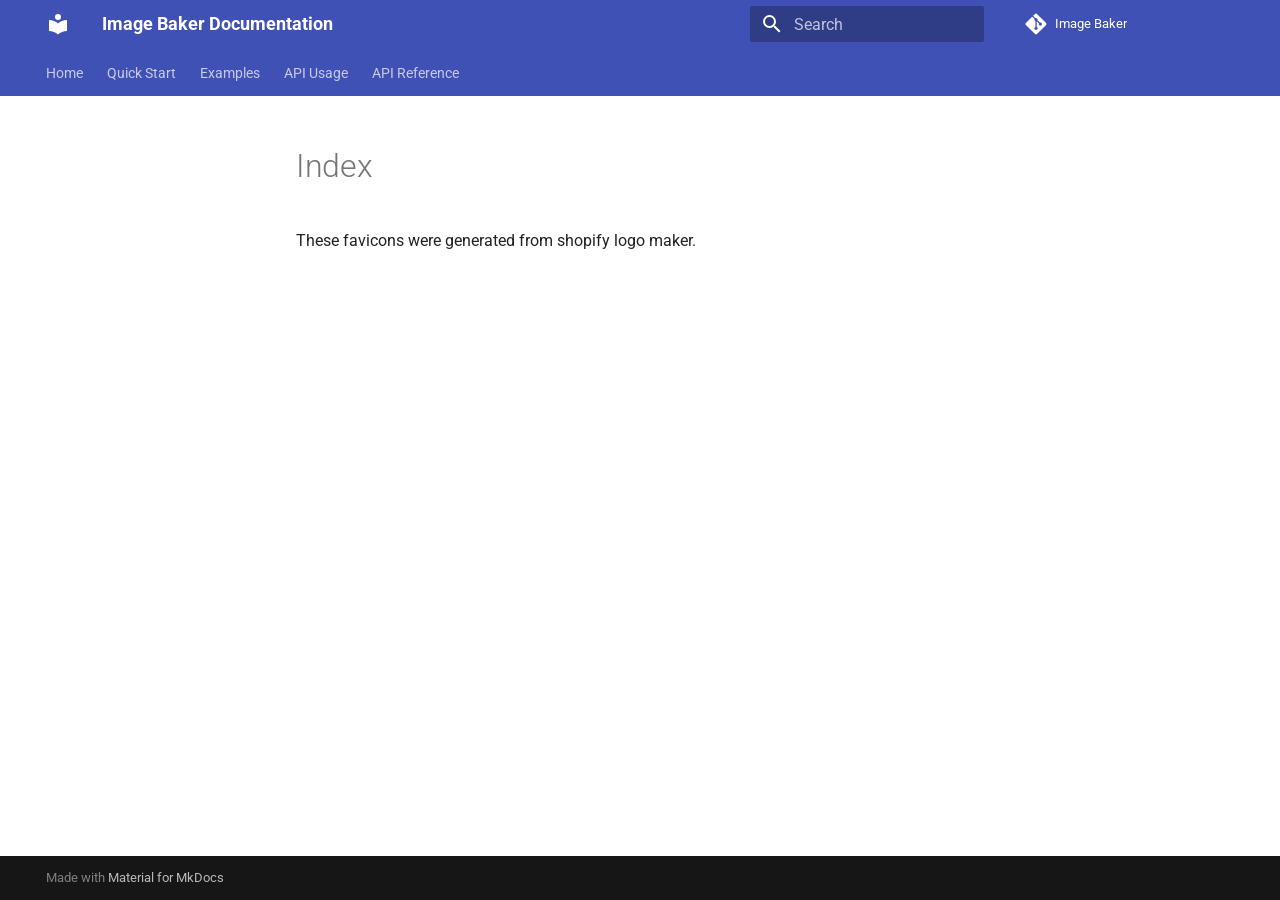
<file: assets/favicon_io/index.html>
<!doctype html>
<html lang="en" class="no-js">
  <head>
    
      <meta charset="utf-8">
      <meta name="viewport" content="width=device-width,initial-scale=1">
      
        <meta name="description" content="Documentation for the Image Baker project.">
      
      
        <meta name="author" content="Ramkrishna Acharya">
      
      
        <link rel="canonical" href="https://q-viper.github.io/Image-Baker/assets/favicon_io/">
      
      
      
      
        
      
      
      <link rel="icon" href="favicon-32x32.png">
      <meta name="generator" content="mkdocs-1.6.1, mkdocs-material-9.7.7">
    
    
      
        <title>Index - Image Baker Documentation</title>
      
    
    
      <link rel="stylesheet" href="../stylesheets/main.ec1eaa64.min.css">
      
        
        <link rel="stylesheet" href="../stylesheets/palette.ab4e12ef.min.css">
      
      


    
    
      
    
    
      
        
        
        <link rel="preconnect" href="https://fonts.gstatic.com" crossorigin>
        <link rel="stylesheet" href="https://fonts.googleapis.com/css?family=Roboto:300,300i,400,400i,700,700i%7CRoboto+Mono:400,400i,700,700i&display=fallback">
        <style>:root{--md-text-font:"Roboto";--md-code-font:"Roboto Mono"}</style>
      
    
    
      <link rel="stylesheet" href="../_mkdocstrings.css">
    
    <script>__md_scope=new URL("../..",location),__md_hash=e=>[...e].reduce(((e,_)=>(e<<5)-e+_.charCodeAt(0)),0),__md_get=(e,_=localStorage,t=__md_scope)=>JSON.parse(_.getItem(t.pathname+"."+e)),__md_set=(e,_,t=localStorage,a=__md_scope)=>{try{t.setItem(a.pathname+"."+e,JSON.stringify(_))}catch(e){}}</script>
    
      

    
    
  </head>
  
  
    
    
    
    
    
    <body dir="ltr" data-md-color-scheme="default" data-md-color-primary="indigo" data-md-color-accent="pink">
  
    
    <input class="md-toggle" data-md-toggle="drawer" type="checkbox" id="__drawer" autocomplete="off">
    <input class="md-toggle" data-md-toggle="search" type="checkbox" id="__search" autocomplete="off">
    <label class="md-overlay" for="__drawer"></label>
    <div data-md-component="skip">
      
    </div>
    <div data-md-component="announce">
      
    </div>
    
    
      

<header class="md-header" data-md-component="header">
  <nav class="md-header__inner md-grid" aria-label="Header">
    <a href="../.." title="Image Baker Documentation" class="md-header__button md-logo" aria-label="Image Baker Documentation" data-md-component="logo">
      
  
  <svg xmlns="http://www.w3.org/2000/svg" viewBox="0 0 24 24"><path d="M12 8a3 3 0 0 0 3-3 3 3 0 0 0-3-3 3 3 0 0 0-3 3 3 3 0 0 0 3 3m0 3.54C9.64 9.35 6.5 8 3 8v11c3.5 0 6.64 1.35 9 3.54 2.36-2.19 5.5-3.54 9-3.54V8c-3.5 0-6.64 1.35-9 3.54"/></svg>

    </a>
    <label class="md-header__button md-icon" for="__drawer">
      
      <svg xmlns="http://www.w3.org/2000/svg" viewBox="0 0 24 24"><path d="M3 6h18v2H3zm0 5h18v2H3zm0 5h18v2H3z"/></svg>
    </label>
    <div class="md-header__title" data-md-component="header-title">
      <div class="md-header__ellipsis">
        <div class="md-header__topic">
          <span class="md-ellipsis">
            Image Baker Documentation
          </span>
        </div>
        <div class="md-header__topic" data-md-component="header-topic">
          <span class="md-ellipsis">
            
              Index
            
          </span>
        </div>
      </div>
    </div>
    
      
    
    
    
    
      
      
        <label class="md-header__button md-icon" for="__search">
          
          <svg xmlns="http://www.w3.org/2000/svg" viewBox="0 0 24 24"><path d="M9.5 3A6.5 6.5 0 0 1 16 9.5c0 1.61-.59 3.09-1.56 4.23l.27.27h.79l5 5-1.5 1.5-5-5v-.79l-.27-.27A6.52 6.52 0 0 1 9.5 16 6.5 6.5 0 0 1 3 9.5 6.5 6.5 0 0 1 9.5 3m0 2C7 5 5 7 5 9.5S7 14 9.5 14 14 12 14 9.5 12 5 9.5 5"/></svg>
        </label>
        <div class="md-search" data-md-component="search" role="dialog">
  <label class="md-search__overlay" for="__search"></label>
  <div class="md-search__inner" role="search">
    <form class="md-search__form" name="search">
      <input type="text" class="md-search__input" name="query" aria-label="Search" placeholder="Search" autocapitalize="off" autocorrect="off" autocomplete="off" spellcheck="false" data-md-component="search-query" required>
      <label class="md-search__icon md-icon" for="__search">
        
        <svg xmlns="http://www.w3.org/2000/svg" viewBox="0 0 24 24"><path d="M9.5 3A6.5 6.5 0 0 1 16 9.5c0 1.61-.59 3.09-1.56 4.23l.27.27h.79l5 5-1.5 1.5-5-5v-.79l-.27-.27A6.52 6.52 0 0 1 9.5 16 6.5 6.5 0 0 1 3 9.5 6.5 6.5 0 0 1 9.5 3m0 2C7 5 5 7 5 9.5S7 14 9.5 14 14 12 14 9.5 12 5 9.5 5"/></svg>
        
        <svg xmlns="http://www.w3.org/2000/svg" viewBox="0 0 24 24"><path d="M20 11v2H8l5.5 5.5-1.42 1.42L4.16 12l7.92-7.92L13.5 5.5 8 11z"/></svg>
      </label>
      <nav class="md-search__options" aria-label="Search">
        
        <button type="reset" class="md-search__icon md-icon" title="Clear" aria-label="Clear" tabindex="-1">
          
          <svg xmlns="http://www.w3.org/2000/svg" viewBox="0 0 24 24"><path d="M19 6.41 17.59 5 12 10.59 6.41 5 5 6.41 10.59 12 5 17.59 6.41 19 12 13.41 17.59 19 19 17.59 13.41 12z"/></svg>
        </button>
      </nav>
      
    </form>
    <div class="md-search__output">
      <div class="md-search__scrollwrap" tabindex="0" data-md-scrollfix>
        <div class="md-search-result" data-md-component="search-result">
          <div class="md-search-result__meta">
            Initializing search
          </div>
          <ol class="md-search-result__list" role="presentation"></ol>
        </div>
      </div>
    </div>
  </div>
</div>
      
    
    
      <div class="md-header__source">
        <a href="https://github.com/q-viper/image-baker" title="Go to repository" class="md-source" data-md-component="source">
  <div class="md-source__icon md-icon">
    
    <svg xmlns="http://www.w3.org/2000/svg" viewBox="0 0 448 512"><!--! Font Awesome Free 7.1.0 by @fontawesome - https://fontawesome.com License - https://fontawesome.com/license/free (Icons: CC BY 4.0, Fonts: SIL OFL 1.1, Code: MIT License) Copyright 2025 Fonticons, Inc.--><path d="M439.6 236.1 244 40.5c-5.4-5.5-12.8-8.5-20.4-8.5s-15 3-20.4 8.4L162.5 81l51.5 51.5c27.1-9.1 52.7 16.8 43.4 43.7l49.7 49.7c34.2-11.8 61.2 31 35.5 56.7-26.5 26.5-70.2-2.9-56-37.3L240.3 199v121.9c25.3 12.5 22.3 41.8 9.1 55-6.4 6.4-15.2 10.1-24.3 10.1s-17.8-3.6-24.3-10.1c-17.6-17.6-11.1-46.9 11.2-56v-123c-20.8-8.5-24.6-30.7-18.6-45L142.6 101 8.5 235.1C3 240.6 0 247.9 0 255.5s3 15 8.5 20.4l195.6 195.7c5.4 5.4 12.7 8.4 20.4 8.4s15-3 20.4-8.4l194.7-194.7c5.4-5.4 8.4-12.8 8.4-20.4s-3-15-8.4-20.4"/></svg>
  </div>
  <div class="md-source__repository">
    Image Baker
  </div>
</a>
      </div>
    
  </nav>
  
</header>
    
    <div class="md-container" data-md-component="container">
      
      
        
          
            
<nav class="md-tabs" aria-label="Tabs" data-md-component="tabs">
  <div class="md-grid">
    <ul class="md-tabs__list">
      
        
  
  
  
  
    <li class="md-tabs__item">
      <a href="../.." class="md-tabs__link">
        
  
  
    
  
  Home

      </a>
    </li>
  

      
        
  
  
  
  
    <li class="md-tabs__item">
      <a href="../../QUICKSTART/" class="md-tabs__link">
        
  
  
    
  
  Quick Start

      </a>
    </li>
  

      
        
  
  
  
  
    <li class="md-tabs__item">
      <a href="../../examples/" class="md-tabs__link">
        
  
  
    
  
  Examples

      </a>
    </li>
  

      
        
  
  
  
  
    <li class="md-tabs__item">
      <a href="../../api-usage/" class="md-tabs__link">
        
  
  
    
  
  API Usage

      </a>
    </li>
  

      
        
  
  
  
  
    <li class="md-tabs__item">
      <a href="../../api-reference/" class="md-tabs__link">
        
  
  
    
  
  API Reference

      </a>
    </li>
  

      
    </ul>
  </div>
</nav>
          
        
      
      <main class="md-main" data-md-component="main">
        <div class="md-main__inner md-grid">
          
            
              
              <div class="md-sidebar md-sidebar--primary" data-md-component="sidebar" data-md-type="navigation" >
                <div class="md-sidebar__scrollwrap">
                  <div class="md-sidebar__inner">
                    


  


  

<nav class="md-nav md-nav--primary md-nav--lifted md-nav--integrated" aria-label="Navigation" data-md-level="0">
  <label class="md-nav__title" for="__drawer">
    <a href="../.." title="Image Baker Documentation" class="md-nav__button md-logo" aria-label="Image Baker Documentation" data-md-component="logo">
      
  
  <svg xmlns="http://www.w3.org/2000/svg" viewBox="0 0 24 24"><path d="M12 8a3 3 0 0 0 3-3 3 3 0 0 0-3-3 3 3 0 0 0-3 3 3 3 0 0 0 3 3m0 3.54C9.64 9.35 6.5 8 3 8v11c3.5 0 6.64 1.35 9 3.54 2.36-2.19 5.5-3.54 9-3.54V8c-3.5 0-6.64 1.35-9 3.54"/></svg>

    </a>
    Image Baker Documentation
  </label>
  
    <div class="md-nav__source">
      <a href="https://github.com/q-viper/image-baker" title="Go to repository" class="md-source" data-md-component="source">
  <div class="md-source__icon md-icon">
    
    <svg xmlns="http://www.w3.org/2000/svg" viewBox="0 0 448 512"><!--! Font Awesome Free 7.1.0 by @fontawesome - https://fontawesome.com License - https://fontawesome.com/license/free (Icons: CC BY 4.0, Fonts: SIL OFL 1.1, Code: MIT License) Copyright 2025 Fonticons, Inc.--><path d="M439.6 236.1 244 40.5c-5.4-5.5-12.8-8.5-20.4-8.5s-15 3-20.4 8.4L162.5 81l51.5 51.5c27.1-9.1 52.7 16.8 43.4 43.7l49.7 49.7c34.2-11.8 61.2 31 35.5 56.7-26.5 26.5-70.2-2.9-56-37.3L240.3 199v121.9c25.3 12.5 22.3 41.8 9.1 55-6.4 6.4-15.2 10.1-24.3 10.1s-17.8-3.6-24.3-10.1c-17.6-17.6-11.1-46.9 11.2-56v-123c-20.8-8.5-24.6-30.7-18.6-45L142.6 101 8.5 235.1C3 240.6 0 247.9 0 255.5s3 15 8.5 20.4l195.6 195.7c5.4 5.4 12.7 8.4 20.4 8.4s15-3 20.4-8.4l194.7-194.7c5.4-5.4 8.4-12.8 8.4-20.4s-3-15-8.4-20.4"/></svg>
  </div>
  <div class="md-source__repository">
    Image Baker
  </div>
</a>
    </div>
  
  <ul class="md-nav__list" data-md-scrollfix>
    
      
      
  
  
  
  
    <li class="md-nav__item">
      <a href="../.." class="md-nav__link">
        
  
  
  <span class="md-ellipsis">
    
  
    Home
  

    
  </span>
  
  

      </a>
    </li>
  

    
      
      
  
  
  
  
    <li class="md-nav__item">
      <a href="../../QUICKSTART/" class="md-nav__link">
        
  
  
  <span class="md-ellipsis">
    
  
    Quick Start
  

    
  </span>
  
  

      </a>
    </li>
  

    
      
      
  
  
  
  
    <li class="md-nav__item">
      <a href="../../examples/" class="md-nav__link">
        
  
  
  <span class="md-ellipsis">
    
  
    Examples
  

    
  </span>
  
  

      </a>
    </li>
  

    
      
      
  
  
  
  
    <li class="md-nav__item">
      <a href="../../api-usage/" class="md-nav__link">
        
  
  
  <span class="md-ellipsis">
    
  
    API Usage
  

    
  </span>
  
  

      </a>
    </li>
  

    
      
      
  
  
  
  
    <li class="md-nav__item">
      <a href="../../api-reference/" class="md-nav__link">
        
  
  
  <span class="md-ellipsis">
    
  
    API Reference
  

    
  </span>
  
  

      </a>
    </li>
  

    
  </ul>
</nav>
                  </div>
                </div>
              </div>
            
            
          
          
            <div class="md-content" data-md-component="content">
              
              <article class="md-content__inner md-typeset">
                
                  


  
  


  <h1>Index</h1>

<p>These favicons were generated from shopify logo maker.</p>












                
              </article>
            </div>
          
          
<script>var target=document.getElementById(location.hash.slice(1));target&&target.name&&(target.checked=target.name.startsWith("__tabbed_"))</script>
        </div>
        
      </main>
      
        <footer class="md-footer">
  
  <div class="md-footer-meta md-typeset">
    <div class="md-footer-meta__inner md-grid">
      <div class="md-copyright">
  
  
    Made with
    <a href="https://squidfunk.github.io/mkdocs-material/" target="_blank" rel="noopener">
      Material for MkDocs
    </a>
  
</div>
      
    </div>
  </div>
</footer>
      
    </div>
    <div class="md-dialog" data-md-component="dialog">
      <div class="md-dialog__inner md-typeset"></div>
    </div>
    
    
    
      
      
      <script id="__config" type="application/json">{"annotate": null, "base": "../..", "features": ["tabs", "search", "navigation.tabs", "navigation.sections", "toc.integrate"], "search": "../javascripts/workers/search.2c215733.min.js", "tags": null, "translations": {"clipboard.copied": "Copied to clipboard", "clipboard.copy": "Copy to clipboard", "search.result.more.one": "1 more on this page", "search.result.more.other": "# more on this page", "search.result.none": "No matching documents", "search.result.one": "1 matching document", "search.result.other": "# matching documents", "search.result.placeholder": "Type to start searching", "search.result.term.missing": "Missing", "select.version": "Select version"}, "version": null}</script>
    
    
      <script src="../javascripts/bundle.d7400e89.min.js"></script>
      
    
  </body>
</html>
</file>
<file: assets/_mkdocstrings.css>
/* Avoid breaking parameter names, etc. in table cells. */
.doc-contents td code {
  word-break: normal !important;
}

/* No line break before first paragraph of descriptions. */
.doc-md-description,
.doc-md-description>p:first-child {
  display: inline;
}

/* No text transformation from Material for MkDocs for H5 headings. */
.md-typeset h5 .doc-object-name {
  text-transform: none;
}

/* Max width for docstring sections tables. */
.doc .md-typeset__table,
.doc .md-typeset__table table {
  display: table !important;
  width: 100%;
}

.doc .md-typeset__table tr {
  display: table-row;
}

/* Defaults in Spacy table style. */
.doc-param-default,
.doc-type_param-default {
  float: right;
}

/* Parameter headings must be inline, not blocks. */
.doc-heading-parameter,
.doc-heading-type_parameter {
  display: inline;
}

/* Default font size for parameter headings. */
.md-typeset .doc-heading-parameter {
  font-size: inherit;
}

/* Prefer space on the right, not the left of parameter permalinks. */
.doc-heading-parameter .headerlink,
.doc-heading-type_parameter .headerlink {
  margin-left: 0 !important;
  margin-right: 0.2rem;
}

/* Backward-compatibility: docstring section titles in bold. */
.doc-section-title {
  font-weight: bold;
}

/* Backlinks crumb separator. */
.doc-backlink-crumb {
  display: inline-flex;
  gap: .2rem;
  white-space: nowrap;
  align-items: center;
  vertical-align: middle;
}
.doc-backlink-crumb:not(:first-child)::before {
  background-color: var(--md-default-fg-color--lighter);
  content: "";
  display: inline;
  height: 1rem;
  --md-path-icon: url('data:image/svg+xml;charset=utf-8,<svg xmlns="http://www.w3.org/2000/svg" viewBox="0 0 24 24"><path d="M8.59 16.58 13.17 12 8.59 7.41 10 6l6 6-6 6z"/></svg>');
  -webkit-mask-image: var(--md-path-icon);
  mask-image: var(--md-path-icon);
  width: 1rem;
}
.doc-backlink-crumb.last {
  font-weight: bold;
}

/* Symbols in Navigation and ToC. */
:root, :host,
[data-md-color-scheme="default"] {
  --doc-symbol-parameter-fg-color: #df50af;
  --doc-symbol-type_parameter-fg-color: #df50af;
  --doc-symbol-attribute-fg-color: #953800;
  --doc-symbol-function-fg-color: #8250df;
  --doc-symbol-method-fg-color: #8250df;
  --doc-symbol-class-fg-color: #0550ae;
  --doc-symbol-type_alias-fg-color: #0550ae;
  --doc-symbol-module-fg-color: #5cad0f;

  --doc-symbol-parameter-bg-color: #df50af1a;
  --doc-symbol-type_parameter-bg-color: #df50af1a;
  --doc-symbol-attribute-bg-color: #9538001a;
  --doc-symbol-function-bg-color: #8250df1a;
  --doc-symbol-method-bg-color: #8250df1a;
  --doc-symbol-class-bg-color: #0550ae1a;
  --doc-symbol-type_alias-bg-color: #0550ae1a;
  --doc-symbol-module-bg-color: #5cad0f1a;
}

[data-md-color-scheme="slate"] {
  --doc-symbol-parameter-fg-color: #ffa8cc;
  --doc-symbol-type_parameter-fg-color: #ffa8cc;
  --doc-symbol-attribute-fg-color: #ffa657;
  --doc-symbol-function-fg-color: #d2a8ff;
  --doc-symbol-method-fg-color: #d2a8ff;
  --doc-symbol-class-fg-color: #79c0ff;
  --doc-symbol-type_alias-fg-color: #79c0ff;
  --doc-symbol-module-fg-color: #baff79;

  --doc-symbol-parameter-bg-color: #ffa8cc1a;
  --doc-symbol-type_parameter-bg-color: #ffa8cc1a;
  --doc-symbol-attribute-bg-color: #ffa6571a;
  --doc-symbol-function-bg-color: #d2a8ff1a;
  --doc-symbol-method-bg-color: #d2a8ff1a;
  --doc-symbol-class-bg-color: #79c0ff1a;
  --doc-symbol-type_alias-bg-color: #79c0ff1a;
  --doc-symbol-module-bg-color: #baff791a;
}

code.doc-symbol {
  border-radius: .1rem;
  font-size: .85em;
  padding: 0 .3em;
  font-weight: bold;
}

code.doc-symbol-parameter,
a code.doc-symbol-parameter {
  color: var(--doc-symbol-parameter-fg-color);
  background-color: var(--doc-symbol-parameter-bg-color);
}

code.doc-symbol-parameter::after {
  content: "param";
}

code.doc-symbol-type_parameter,
a code.doc-symbol-type_parameter {
  color: var(--doc-symbol-type_parameter-fg-color);
  background-color: var(--doc-symbol-type_parameter-bg-color);
}

code.doc-symbol-type_parameter::after {
  content: "type-param";
}

code.doc-symbol-attribute,
a code.doc-symbol-attribute {
  color: var(--doc-symbol-attribute-fg-color);
  background-color: var(--doc-symbol-attribute-bg-color);
}

code.doc-symbol-attribute::after {
  content: "attr";
}

code.doc-symbol-function,
a code.doc-symbol-function {
  color: var(--doc-symbol-function-fg-color);
  background-color: var(--doc-symbol-function-bg-color);
}

code.doc-symbol-function::after {
  content: "func";
}

code.doc-symbol-method,
a code.doc-symbol-method {
  color: var(--doc-symbol-method-fg-color);
  background-color: var(--doc-symbol-method-bg-color);
}

code.doc-symbol-method::after {
  content: "meth";
}

code.doc-symbol-class,
a code.doc-symbol-class {
  color: var(--doc-symbol-class-fg-color);
  background-color: var(--doc-symbol-class-bg-color);
}

code.doc-symbol-class::after {
  content: "class";
}


code.doc-symbol-type_alias,
a code.doc-symbol-type_alias {
  color: var(--doc-symbol-type_alias-fg-color);
  background-color: var(--doc-symbol-type_alias-bg-color);
}

code.doc-symbol-type_alias::after {
  content: "type";
}

code.doc-symbol-module,
a code.doc-symbol-module {
  color: var(--doc-symbol-module-fg-color);
  background-color: var(--doc-symbol-module-bg-color);
}

code.doc-symbol-module::after {
  content: "mod";
}

.doc-signature .autorefs {
  color: inherit;
  border-bottom: 1px dotted currentcolor;
}

/* Source code blocks (admonitions). */
:root {
  --md-admonition-icon--mkdocstrings-source: url('data:image/svg+xml;charset=utf-8,<svg xmlns="http://www.w3.org/2000/svg" viewBox="0 0 24 24"><path d="M15.22 4.97a.75.75 0 0 1 1.06 0l6.5 6.5a.75.75 0 0 1 0 1.06l-6.5 6.5a.749.749 0 0 1-1.275-.326.75.75 0 0 1 .215-.734L21.19 12l-5.97-5.97a.75.75 0 0 1 0-1.06m-6.44 0a.75.75 0 0 1 0 1.06L2.81 12l5.97 5.97a.749.749 0 0 1-.326 1.275.75.75 0 0 1-.734-.215l-6.5-6.5a.75.75 0 0 1 0-1.06l6.5-6.5a.75.75 0 0 1 1.06 0"/></svg>')
}
.md-typeset .admonition.mkdocstrings-source,
.md-typeset details.mkdocstrings-source {
  border: none;
  padding: 0;
}
.md-typeset .admonition.mkdocstrings-source:focus-within,
.md-typeset details.mkdocstrings-source:focus-within {
  box-shadow: none;
}
.md-typeset .mkdocstrings-source > .admonition-title,
.md-typeset .mkdocstrings-source > summary {
  background-color: inherit;
}
.md-typeset .mkdocstrings-source > .admonition-title::before,
.md-typeset .mkdocstrings-source > summary::before {
  background-color: var(--md-default-fg-color);
  -webkit-mask-image: var(--md-admonition-icon--mkdocstrings-source);
          mask-image: var(--md-admonition-icon--mkdocstrings-source);
}
</file>
<file: assets/stylesheets/main.ec1eaa64.min.css>
@charset "UTF-8";html{-webkit-text-size-adjust:none;-moz-text-size-adjust:none;text-size-adjust:none;box-sizing:border-box}*,:after,:before{box-sizing:inherit}@media (prefers-reduced-motion){*,:after,:before{transition:none!important}}body{margin:0}a,button,input,label{-webkit-tap-highlight-color:transparent}a{color:inherit;text-decoration:none}hr{border:0;box-sizing:initial;display:block;height:.05rem;overflow:visible;padding:0}small{font-size:80%}sub,sup{line-height:1em}img{border-style:none}table{border-collapse:initial;border-spacing:0}td,th{font-weight:400;vertical-align:top}button{background:#0000;border:0;font-family:inherit;font-size:inherit;margin:0;padding:0}input{border:0;outline:none}:root{--md-primary-fg-color:#4051b5;--md-primary-fg-color--light:#5d6cc0;--md-primary-fg-color--dark:#303fa1;--md-primary-bg-color:#fff;--md-primary-bg-color--light:#ffffffb3;--md-accent-fg-color:#526cfe;--md-accent-fg-color--transparent:#526cfe1a;--md-accent-bg-color:#fff;--md-accent-bg-color--light:#ffffffb3}[data-md-color-scheme=default]{color-scheme:light}[data-md-color-scheme=default] img[src$="#gh-dark-mode-only"],[data-md-color-scheme=default] img[src$="#only-dark"]{display:none}:root,[data-md-color-scheme=default]{--md-hue:225deg;--md-default-fg-color:#000000de;--md-default-fg-color--light:#0000008a;--md-default-fg-color--lighter:#00000052;--md-default-fg-color--lightest:#00000012;--md-default-bg-color:#fff;--md-default-bg-color--light:#ffffffb3;--md-default-bg-color--lighter:#ffffff4d;--md-default-bg-color--lightest:#ffffff1f;--md-code-fg-color:#36464e;--md-code-bg-color:#f5f5f5;--md-code-bg-color--light:#f5f5f5b3;--md-code-bg-color--lighter:#f5f5f54d;--md-code-hl-color:#4287ff;--md-code-hl-color--light:#4287ff1a;--md-code-hl-number-color:#d52a2a;--md-code-hl-special-color:#db1457;--md-code-hl-function-color:#a846b9;--md-code-hl-constant-color:#6e59d9;--md-code-hl-keyword-color:#3f6ec6;--md-code-hl-string-color:#1c7d4d;--md-code-hl-name-color:var(--md-code-fg-color);--md-code-hl-operator-color:var(--md-default-fg-color--light);--md-code-hl-punctuation-color:var(--md-default-fg-color--light);--md-code-hl-comment-color:var(--md-default-fg-color--light);--md-code-hl-generic-color:var(--md-default-fg-color--light);--md-code-hl-variable-color:var(--md-default-fg-color--light);--md-typeset-color:var(--md-default-fg-color);--md-typeset-a-color:var(--md-primary-fg-color);--md-typeset-del-color:#f5503d26;--md-typeset-ins-color:#0bd57026;--md-typeset-kbd-color:#fafafa;--md-typeset-kbd-accent-color:#fff;--md-typeset-kbd-border-color:#b8b8b8;--md-typeset-mark-color:#ffff0080;--md-typeset-table-color:#0000001f;--md-typeset-table-color--light:rgba(0,0,0,.035);--md-admonition-fg-color:var(--md-default-fg-color);--md-admonition-bg-color:var(--md-default-bg-color);--md-warning-fg-color:#000000de;--md-warning-bg-color:#ff9;--md-footer-fg-color:#fff;--md-footer-fg-color--light:#ffffffb3;--md-footer-fg-color--lighter:#ffffff73;--md-footer-bg-color:#000000de;--md-footer-bg-color--dark:#00000052;--md-shadow-z1:0 0.2rem 0.5rem #0000000d,0 0 0.05rem #0000001a;--md-shadow-z2:0 0.2rem 0.5rem #0000001a,0 0 0.05rem #00000040;--md-shadow-z3:0 0.2rem 0.5rem #0003,0 0 0.05rem #00000059}.md-icon svg{fill:currentcolor;display:block;height:1.2rem;width:1.2rem}body{-webkit-font-smoothing:antialiased;-moz-osx-font-smoothing:grayscale;--md-text-font-family:var(--md-text-font,_),-apple-system,BlinkMacSystemFont,Helvetica,Arial,sans-serif;--md-code-font-family:var(--md-code-font,_),SFMono-Regular,Consolas,Menlo,monospace}aside,body,input{font-feature-settings:"kern","liga";color:var(--md-typeset-color);font-family:var(--md-text-font-family)}code,kbd,pre{font-feature-settings:"kern";font-family:var(--md-code-font-family)}:root{--md-typeset-table-sort-icon:url('data:image/svg+xml;charset=utf-8,<svg xmlns="http://www.w3.org/2000/svg" viewBox="0 0 24 24"><path d="m18 21-4-4h3V7h-3l4-4 4 4h-3v10h3M2 19v-2h10v2M2 13v-2h7v2M2 7V5h4v2z"/></svg>');--md-typeset-table-sort-icon--asc:url('data:image/svg+xml;charset=utf-8,<svg xmlns="http://www.w3.org/2000/svg" viewBox="0 0 24 24"><path d="M19 17h3l-4 4-4-4h3V3h2M2 17h10v2H2M6 5v2H2V5m0 6h7v2H2z"/></svg>');--md-typeset-table-sort-icon--desc:url('data:image/svg+xml;charset=utf-8,<svg xmlns="http://www.w3.org/2000/svg" viewBox="0 0 24 24"><path d="M19 7h3l-4-4-4 4h3v14h2M2 17h10v2H2M6 5v2H2V5m0 6h7v2H2z"/></svg>')}.md-typeset{-webkit-print-color-adjust:exact;color-adjust:exact;font-size:.8rem;line-height:1.6;overflow-wrap:break-word}@media print{.md-typeset{font-size:.68rem}}.md-typeset blockquote,.md-typeset dl,.md-typeset figure,.md-typeset ol,.md-typeset pre,.md-typeset ul{margin-bottom:1em;margin-top:1em}.md-typeset h1{color:var(--md-default-fg-color--light);font-size:2em;line-height:1.3;margin:0 0 1.25em}.md-typeset h1,.md-typeset h2{font-weight:300;letter-spacing:-.01em}.md-typeset h2{font-size:1.5625em;line-height:1.4;margin:1.6em 0 .64em}.md-typeset h3{font-size:1.25em;font-weight:400;letter-spacing:-.01em;line-height:1.5;margin:1.6em 0 .8em}.md-typeset h2+h3{margin-top:.8em}.md-typeset h4{font-weight:700;letter-spacing:-.01em;margin:1em 0}.md-typeset h5,.md-typeset h6{color:var(--md-default-fg-color--light);font-size:.8em;font-weight:700;letter-spacing:-.01em;margin:1.25em 0}.md-typeset h5{text-transform:uppercase}.md-typeset h5 code{text-transform:none}.md-typeset hr{border-bottom:.05rem solid var(--md-default-fg-color--lightest);display:flow-root;margin:1.5em 0}.md-typeset a{color:var(--md-typeset-a-color);word-break:break-word}.md-typeset a,.md-typeset a:before{transition:color 125ms}.md-typeset a:focus,.md-typeset a:hover{color:var(--md-accent-fg-color)}.md-typeset a:focus code,.md-typeset a:hover code{background-color:var(--md-accent-fg-color--transparent);color:var(--md-accent-fg-color)}.md-typeset a code{color:var(--md-typeset-a-color)}.md-typeset a.focus-visible{outline-color:var(--md-accent-fg-color);outline-offset:.2rem}.md-typeset code,.md-typeset kbd,.md-typeset pre{color:var(--md-code-fg-color);direction:ltr;font-variant-ligatures:none;transition:background-color 125ms}@media print{.md-typeset code,.md-typeset kbd,.md-typeset pre{white-space:pre-wrap}}.md-typeset code{background-color:var(--md-code-bg-color);border-radius:.1rem;-webkit-box-decoration-break:clone;box-decoration-break:clone;font-size:.85em;padding:0 .2941176471em;transition:color 125ms,background-color 125ms;word-break:break-word}.md-typeset code:not(.focus-visible){-webkit-tap-highlight-color:transparent;outline:none}.md-typeset pre{display:flow-root;line-height:1.4;position:relative}.md-typeset pre>code{-webkit-box-decoration-break:slice;box-decoration-break:slice;box-shadow:none;display:block;margin:0;outline-color:var(--md-accent-fg-color);overflow:auto;padding:.7720588235em 1.1764705882em;scrollbar-color:var(--md-default-fg-color--lighter) #0000;scrollbar-width:thin;touch-action:auto;word-break:normal}.md-typeset pre>code:hover{scrollbar-color:var(--md-accent-fg-color) #0000}.md-typeset pre>code::-webkit-scrollbar{height:.2rem;width:.2rem}.md-typeset pre>code::-webkit-scrollbar-thumb{background-color:var(--md-default-fg-color--lighter)}.md-typeset pre>code::-webkit-scrollbar-thumb:hover{background-color:var(--md-accent-fg-color)}.md-typeset kbd{background-color:var(--md-typeset-kbd-color);border-radius:.1rem;box-shadow:0 .1rem 0 .05rem var(--md-typeset-kbd-border-color),0 .1rem 0 var(--md-typeset-kbd-border-color),0 -.1rem .2rem var(--md-typeset-kbd-accent-color) inset;color:var(--md-default-fg-color);display:inline-block;font-size:.75em;padding:0 .6666666667em;vertical-align:text-top;word-break:break-word}.md-typeset mark{background-color:var(--md-typeset-mark-color);-webkit-box-decoration-break:clone;box-decoration-break:clone;color:inherit;word-break:break-word}.md-typeset abbr{cursor:help;text-decoration:none}.md-typeset [data-preview],.md-typeset abbr{border-bottom:.05rem dotted var(--md-default-fg-color--light)}.md-typeset small{opacity:.75}[dir=ltr] .md-typeset sub,[dir=ltr] .md-typeset sup{margin-left:.078125em}[dir=rtl] .md-typeset sub,[dir=rtl] .md-typeset sup{margin-right:.078125em}[dir=ltr] .md-typeset blockquote{padding-left:.6rem}[dir=rtl] .md-typeset blockquote{padding-right:.6rem}[dir=ltr] .md-typeset blockquote{border-left:.2rem solid var(--md-default-fg-color--lighter)}[dir=rtl] .md-typeset blockquote{border-right:.2rem solid var(--md-default-fg-color--lighter)}.md-typeset blockquote{color:var(--md-default-fg-color--light);margin-left:0;margin-right:0}.md-typeset ul{list-style-type:disc}.md-typeset ul[type]{list-style-type:revert-layer}[dir=ltr] .md-typeset ol,[dir=ltr] .md-typeset ul{margin-left:.625em}[dir=rtl] .md-typeset ol,[dir=rtl] .md-typeset ul{margin-right:.625em}.md-typeset ol,.md-typeset ul{padding:0}.md-typeset ol:not([hidden]),.md-typeset ul:not([hidden]){display:flow-root}.md-typeset ol ol,.md-typeset ul ol{list-style-type:lower-alpha}.md-typeset ol ol ol,.md-typeset ul ol ol{list-style-type:lower-roman}.md-typeset ol ol ol ol,.md-typeset ul ol ol ol{list-style-type:upper-alpha}.md-typeset ol ol ol ol ol,.md-typeset ul ol ol ol ol{list-style-type:upper-roman}.md-typeset ol[type],.md-typeset ul[type]{list-style-type:revert-layer}[dir=ltr] .md-typeset ol li,[dir=ltr] .md-typeset ul li{margin-left:1.25em}[dir=rtl] .md-typeset ol li,[dir=rtl] .md-typeset ul li{margin-right:1.25em}.md-typeset ol li,.md-typeset ul li{margin-bottom:.5em}.md-typeset ol li blockquote,.md-typeset ol li p,.md-typeset ul li blockquote,.md-typeset ul li p{margin:.5em 0}.md-typeset ol li:last-child,.md-typeset ul li:last-child{margin-bottom:0}[dir=ltr] .md-typeset ol li ol,[dir=ltr] .md-typeset ol li ul,[dir=ltr] .md-typeset ul li ol,[dir=ltr] .md-typeset ul li ul{margin-left:.625em}[dir=rtl] .md-typeset ol li ol,[dir=rtl] .md-typeset ol li ul,[dir=rtl] .md-typeset ul li ol,[dir=rtl] .md-typeset ul li ul{margin-right:.625em}.md-typeset ol li ol,.md-typeset ol li ul,.md-typeset ul li ol,.md-typeset ul li ul{margin-bottom:.5em;margin-top:.5em}[dir=ltr] .md-typeset dd{margin-left:1.875em}[dir=rtl] .md-typeset dd{margin-right:1.875em}.md-typeset dd{margin-bottom:1.5em;margin-top:1em}.md-typeset img,.md-typeset svg,.md-typeset video{height:auto;max-width:100%}.md-typeset img[align=left]{margin:1em 1em 1em 0}.md-typeset img[align=right]{margin:1em 0 1em 1em}.md-typeset img[align]:only-child{margin-top:0}.md-typeset figure{display:flow-root;margin:1em auto;max-width:100%;text-align:center;width:fit-content}.md-typeset figure img{display:block;margin:0 auto}.md-typeset figcaption{font-style:italic;margin:1em auto;max-width:24rem}.md-typeset iframe{max-width:100%}.md-typeset table:not([class]){background-color:var(--md-default-bg-color);border:.05rem solid var(--md-typeset-table-color);border-radius:.1rem;display:inline-block;font-size:.64rem;max-width:100%;overflow:auto;touch-action:auto}@media print{.md-typeset table:not([class]){display:table}}.md-typeset table:not([class])+*{margin-top:1.5em}.md-typeset table:not([class]) td>:first-child,.md-typeset table:not([class]) th>:first-child{margin-top:0}.md-typeset table:not([class]) td>:last-child,.md-typeset table:not([class]) th>:last-child{margin-bottom:0}.md-typeset table:not([class]) td:not([align]),.md-typeset table:not([class]) th:not([align]){text-align:left}[dir=rtl] .md-typeset table:not([class]) td:not([align]),[dir=rtl] .md-typeset table:not([class]) th:not([align]){text-align:right}.md-typeset table:not([class]) th{font-weight:700;min-width:5rem;padding:.9375em 1.25em;vertical-align:top}.md-typeset table:not([class]) td{border-top:.05rem solid var(--md-typeset-table-color);padding:.9375em 1.25em;vertical-align:top}.md-typeset table:not([class]) tbody tr{transition:background-color 125ms}.md-typeset table:not([class]) tbody tr:hover{background-color:var(--md-typeset-table-color--light);box-shadow:0 .05rem 0 var(--md-default-bg-color) inset}.md-typeset table:not([class]) a{word-break:normal}.md-typeset table th[role=columnheader]{cursor:pointer}[dir=ltr] .md-typeset table th[role=columnheader]:after{margin-left:.5em}[dir=rtl] .md-typeset table th[role=columnheader]:after{margin-right:.5em}.md-typeset table th[role=columnheader]:after{content:"";display:inline-block;height:1.2em;-webkit-mask-image:var(--md-typeset-table-sort-icon);mask-image:var(--md-typeset-table-sort-icon);-webkit-mask-repeat:no-repeat;mask-repeat:no-repeat;-webkit-mask-size:contain;mask-size:contain;transition:background-color 125ms;vertical-align:text-bottom;width:1.2em}.md-typeset table th[role=columnheader]:hover:after{background-color:var(--md-default-fg-color--lighter)}.md-typeset table th[role=columnheader][aria-sort=ascending]:after{background-color:var(--md-default-fg-color--light);-webkit-mask-image:var(--md-typeset-table-sort-icon--asc);mask-image:var(--md-typeset-table-sort-icon--asc)}.md-typeset table th[role=columnheader][aria-sort=descending]:after{background-color:var(--md-default-fg-color--light);-webkit-mask-image:var(--md-typeset-table-sort-icon--desc);mask-image:var(--md-typeset-table-sort-icon--desc)}.md-typeset__scrollwrap{margin:1em -.8rem;overflow-x:auto;touch-action:auto}.md-typeset__table{display:inline-block;margin-bottom:.5em;padding:0 .8rem}@media print{.md-typeset__table{display:block}}html .md-typeset__table table{display:table;margin:0;overflow:hidden;width:100%}@media screen and (max-width:44.984375em){.md-content__inner>pre{margin:1em -.8rem}.md-content__inner>pre code{border-radius:0}}.md-typeset .md-author{border-radius:100%;display:block;flex-shrink:0;height:1.6rem;overflow:hidden;position:relative;transition:color 125ms,transform 125ms;width:1.6rem}.md-typeset .md-author img{display:block}.md-typeset .md-author--more{background:var(--md-default-fg-color--lightest);color:var(--md-default-fg-color--lighter);font-size:.6rem;font-weight:700;line-height:1.6rem;text-align:center}.md-typeset .md-author--long{height:2.4rem;width:2.4rem}.md-typeset a.md-author{transform:scale(1)}.md-typeset a.md-author img{border-radius:100%;filter:grayscale(100%) opacity(75%);transition:filter 125ms}.md-typeset a.md-author:focus,.md-typeset a.md-author:hover{transform:scale(1.1);z-index:1}.md-typeset a.md-author:focus img,.md-typeset a.md-author:hover img{filter:grayscale(0)}.md-banner{background-color:var(--md-footer-bg-color);color:var(--md-footer-fg-color);overflow:auto}@media print{.md-banner{display:none}}.md-banner--warning{background-color:var(--md-warning-bg-color);color:var(--md-warning-fg-color)}.md-banner__inner{font-size:.7rem;margin:.6rem auto;padding:0 .8rem}[dir=ltr] .md-banner__button{float:right}[dir=rtl] .md-banner__button{float:left}.md-banner__button{color:inherit;cursor:pointer;transition:opacity .25s}.no-js .md-banner__button{display:none}.md-banner__button:hover{opacity:.7}html{font-size:125%;height:100%;overflow-x:hidden}@media screen and (min-width:100em){html{font-size:137.5%}}@media screen and (min-width:125em){html{font-size:150%}}body{background-color:var(--md-default-bg-color);display:flex;flex-direction:column;font-size:.5rem;min-height:100%;position:relative;width:100%}@media print{body{display:block}}@media screen and (max-width:59.984375em){body[data-md-scrolllock]{position:fixed}}.md-grid{margin-left:auto;margin-right:auto;max-width:61rem}.md-container{display:flex;flex-direction:column;flex-grow:1}@media print{.md-container{display:block}}.md-main{flex-grow:1}.md-main__inner{display:flex;height:100%;margin-top:1.5rem}.md-ellipsis{overflow:hidden;text-overflow:ellipsis}.md-toggle{display:none}.md-option{height:0;opacity:0;position:absolute;width:0}.md-option:checked+label:not([hidden]){display:block}.md-option.focus-visible+label{outline-color:var(--md-accent-fg-color);outline-style:auto}.md-skip{background-color:var(--md-default-fg-color);border-radius:.1rem;color:var(--md-default-bg-color);font-size:.64rem;margin:.5rem;opacity:0;outline-color:var(--md-accent-fg-color);padding:.3rem .5rem;position:fixed;transform:translateY(.4rem);z-index:-1}.md-skip:focus{opacity:1;transform:translateY(0);transition:transform .25s cubic-bezier(.4,0,.2,1),opacity 175ms 75ms;z-index:10}@page{margin:25mm}:root{--md-clipboard-icon:url('data:image/svg+xml;charset=utf-8,<svg xmlns="http://www.w3.org/2000/svg" viewBox="0 0 24 24"><path d="M19 21H8V7h11m0-2H8a2 2 0 0 0-2 2v14a2 2 0 0 0 2 2h11a2 2 0 0 0 2-2V7a2 2 0 0 0-2-2m-3-4H4a2 2 0 0 0-2 2v14h2V3h12z"/></svg>')}.md-clipboard{border-radius:.1rem;color:var(--md-default-fg-color--lightest);cursor:pointer;height:1.5em;outline-color:var(--md-accent-fg-color);outline-offset:.1rem;transition:color .25s;width:1.5em;z-index:1}@media print{.md-clipboard{display:none}}.md-clipboard:not(.focus-visible){-webkit-tap-highlight-color:transparent;outline:none}:hover>.md-clipboard{color:var(--md-default-fg-color--light)}.md-clipboard:focus,.md-clipboard:hover{color:var(--md-accent-fg-color)}.md-clipboard:after{background-color:currentcolor;content:"";display:block;height:1.125em;margin:0 auto;-webkit-mask-image:var(--md-clipboard-icon);mask-image:var(--md-clipboard-icon);-webkit-mask-position:center;mask-position:center;-webkit-mask-repeat:no-repeat;mask-repeat:no-repeat;-webkit-mask-size:contain;mask-size:contain;width:1.125em}.md-clipboard--inline{cursor:pointer}.md-clipboard--inline code{transition:color .25s,background-color .25s}.md-clipboard--inline:focus code,.md-clipboard--inline:hover code{background-color:var(--md-accent-fg-color--transparent);color:var(--md-accent-fg-color)}:root{--md-code-select-icon:url('data:image/svg+xml;charset=utf-8,<svg xmlns="http://www.w3.org/2000/svg" viewBox="0 0 24 24"><path d="M19 19h-4v2h4c1.1 0 2-.9 2-2v-4h-2m0-12h-4v2h4v4h2V5c0-1.1-.9-2-2-2M5 5h4V3H5c-1.1 0-2 .9-2 2v4h2m0 6H3v4c0 1.1.9 2 2 2h4v-2H5zm2-4h2v2H7zm4 0h2v2h-2zm4 0h2v2h-2zM7 7h2v2H7zm4 0h2v2h-2zm4 0h2v2h-2zm-8 8h2v2H7zm4 0h2v2h-2zm4 0h2v2h-2z"/></svg>');--md-code-copy-icon:url('data:image/svg+xml;charset=utf-8,<svg xmlns="http://www.w3.org/2000/svg" viewBox="0 0 24 24"><path d="M19 21H8V7h11m0-2H8a2 2 0 0 0-2 2v14a2 2 0 0 0 2 2h11a2 2 0 0 0 2-2V7a2 2 0 0 0-2-2m-3-4H4a2 2 0 0 0-2 2v14h2V3h12z"/></svg>')}.md-typeset .md-code__content{display:grid}.md-code__nav{background-color:var(--md-code-bg-color--lighter);border-radius:.1rem;display:flex;gap:.2rem;padding:.2rem;position:absolute;right:.25em;top:.25em;transition:background-color .25s;z-index:1}:hover>.md-code__nav{background-color:var(--md-code-bg-color--light)}.md-code__button{color:var(--md-default-fg-color--lightest);cursor:pointer;display:block;height:1.5em;outline-color:var(--md-accent-fg-color);outline-offset:.1rem;transition:color .25s;width:1.5em}:hover>*>.md-code__button{color:var(--md-default-fg-color--light)}.md-code__button.focus-visible,.md-code__button:hover{color:var(--md-accent-fg-color)}.md-code__button--active{color:var(--md-default-fg-color)!important}.md-code__button:after{background-color:currentcolor;content:"";display:block;height:1.125em;margin:0 auto;-webkit-mask-position:center;mask-position:center;-webkit-mask-repeat:no-repeat;mask-repeat:no-repeat;-webkit-mask-size:contain;mask-size:contain;width:1.125em}.md-code__button[data-md-type=select]:after{-webkit-mask-image:var(--md-code-select-icon);mask-image:var(--md-code-select-icon)}.md-code__button[data-md-type=copy]:after{-webkit-mask-image:var(--md-code-copy-icon);mask-image:var(--md-code-copy-icon)}@keyframes consent{0%{opacity:0;transform:translateY(100%)}to{opacity:1;transform:translateY(0)}}@keyframes overlay{0%{opacity:0}to{opacity:1}}.md-consent__overlay{animation:overlay .25s both;-webkit-backdrop-filter:blur(.1rem);backdrop-filter:blur(.1rem);background-color:#0000008a;height:100%;opacity:1;position:fixed;top:0;width:100%;z-index:5}.md-consent__inner{animation:consent .5s cubic-bezier(.1,.7,.1,1) both;background-color:var(--md-default-bg-color);border:0;border-radius:.1rem;bottom:0;box-shadow:0 0 .2rem #0000001a,0 .2rem .4rem #0003;max-height:100%;overflow:auto;padding:0;position:fixed;width:100%;z-index:5}.md-consent__form{padding:.8rem}.md-consent__settings{display:none;margin:1em 0}input:checked+.md-consent__settings{display:block}.md-consent__controls{margin-bottom:.8rem}.md-typeset .md-consent__controls .md-button{display:inline}@media screen and (max-width:44.984375em){.md-typeset .md-consent__controls .md-button{display:block;margin-top:.4rem;text-align:center;width:100%}}.md-consent label{cursor:pointer}.md-content{flex-grow:1;min-width:0}.md-content__inner{margin:0 .8rem 1.2rem;padding-top:.6rem}@media screen and (min-width:76.25em){[dir=ltr] .md-sidebar--primary:not([hidden])~.md-content>.md-content__inner{margin-left:1.2rem}[dir=ltr] .md-sidebar--secondary:not([hidden])~.md-content>.md-content__inner,[dir=rtl] .md-sidebar--primary:not([hidden])~.md-content>.md-content__inner{margin-right:1.2rem}[dir=rtl] .md-sidebar--secondary:not([hidden])~.md-content>.md-content__inner{margin-left:1.2rem}}.md-content__inner:before{content:"";display:block;height:.4rem}.md-content__inner>:last-child{margin-bottom:0}[dir=ltr] .md-content__button{float:right}[dir=rtl] .md-content__button{float:left}[dir=ltr] .md-content__button{margin-left:.4rem}[dir=rtl] .md-content__button{margin-right:.4rem}.md-content__button{margin:.4rem 0;padding:0}@media print{.md-content__button{display:none}}.md-typeset .md-content__button{color:var(--md-default-fg-color--lighter)}.md-content__button svg{display:inline;vertical-align:top}[dir=rtl] .md-content__button svg{transform:scaleX(-1)}[dir=ltr] .md-dialog{right:.8rem}[dir=rtl] .md-dialog{left:.8rem}.md-dialog{background-color:var(--md-default-fg-color);border-radius:.1rem;bottom:.8rem;box-shadow:var(--md-shadow-z3);min-width:11.1rem;opacity:0;padding:.4rem .6rem;pointer-events:none;position:fixed;transform:translateY(100%);transition:transform 0ms .4s,opacity .4s;z-index:4}@media print{.md-dialog{display:none}}.md-dialog--active{opacity:1;pointer-events:auto;transform:translateY(0);transition:transform .4s cubic-bezier(.075,.85,.175,1),opacity .4s}.md-dialog__inner{color:var(--md-default-bg-color);font-size:.7rem}.md-feedback{margin:2em 0 1em;text-align:center}.md-feedback fieldset{border:none;margin:0;padding:0}.md-feedback__title{font-weight:700;margin:1em auto}.md-feedback__inner{position:relative}.md-feedback__list{display:flex;flex-wrap:wrap;place-content:baseline center;position:relative}.md-feedback__list:hover .md-icon:not(:disabled){color:var(--md-default-fg-color--lighter)}:disabled .md-feedback__list{min-height:1.8rem}.md-feedback__icon{color:var(--md-default-fg-color--light);cursor:pointer;flex-shrink:0;margin:0 .1rem;transition:color 125ms}.md-feedback__icon:not(:disabled).md-icon:hover{color:var(--md-accent-fg-color)}.md-feedback__icon:disabled{color:var(--md-default-fg-color--lightest);pointer-events:none}.md-feedback__note{opacity:0;position:relative;transform:translateY(.4rem);transition:transform .4s cubic-bezier(.1,.7,.1,1),opacity .15s}.md-feedback__note>*{margin:0 auto;max-width:16rem}:disabled .md-feedback__note{opacity:1;transform:translateY(0)}@media print{.md-feedback{display:none}}.md-footer{background-color:var(--md-footer-bg-color);color:var(--md-footer-fg-color)}@media print{.md-footer{display:none}}.md-footer__inner{justify-content:space-between;overflow:auto;padding:.2rem}.md-footer__inner:not([hidden]){display:flex}.md-footer__link{align-items:end;display:flex;flex-grow:0.01;margin-bottom:.4rem;margin-top:1rem;max-width:100%;outline-color:var(--md-accent-fg-color);overflow:hidden;transition:opacity .25s}.md-footer__link:focus,.md-footer__link:hover{opacity:.7}[dir=rtl] .md-footer__link svg{transform:scaleX(-1)}@media screen and (max-width:44.984375em){.md-footer__link--prev{flex-shrink:0}.md-footer__link--prev .md-footer__title{display:none}}[dir=ltr] .md-footer__link--next{margin-left:auto}[dir=rtl] .md-footer__link--next{margin-right:auto}.md-footer__link--next{text-align:right}[dir=rtl] .md-footer__link--next{text-align:left}.md-footer__title{flex-grow:1;font-size:.9rem;margin-bottom:.7rem;max-width:calc(100% - 2.4rem);padding:0 1rem;white-space:nowrap}.md-footer__button{margin:.2rem;padding:.4rem}.md-footer__direction{font-size:.64rem;opacity:.7}.md-footer-meta{background-color:var(--md-footer-bg-color--dark)}.md-footer-meta__inner{display:flex;flex-wrap:wrap;justify-content:space-between;padding:.2rem}html .md-footer-meta.md-typeset a{color:var(--md-footer-fg-color--light)}html .md-footer-meta.md-typeset a:focus,html .md-footer-meta.md-typeset a:hover{color:var(--md-footer-fg-color)}.md-copyright{color:var(--md-footer-fg-color--lighter);font-size:.64rem;margin:auto .6rem;padding:.4rem 0;width:100%}@media screen and (min-width:45em){.md-copyright{width:auto}}.md-copyright__highlight{color:var(--md-footer-fg-color--light)}.md-social{display:inline-flex;gap:.2rem;margin:0 .4rem;padding:.2rem 0 .6rem}@media screen and (min-width:45em){.md-social{padding:.6rem 0}}.md-social__link{display:inline-block;height:1.6rem;text-align:center;width:1.6rem}.md-social__link:before{line-height:1.9}.md-social__link svg{fill:currentcolor;max-height:.8rem;vertical-align:-25%}.md-typeset .md-button{border:.1rem solid;border-radius:.1rem;color:var(--md-primary-fg-color);cursor:pointer;display:inline-block;font-weight:700;padding:.625em 2em;transition:color 125ms,background-color 125ms,border-color 125ms}.md-typeset .md-button--primary{background-color:var(--md-primary-fg-color);border-color:var(--md-primary-fg-color);color:var(--md-primary-bg-color)}.md-typeset .md-button:focus,.md-typeset .md-button:hover{background-color:var(--md-accent-fg-color);border-color:var(--md-accent-fg-color);color:var(--md-accent-bg-color)}[dir=ltr] .md-typeset .md-input{border-top-left-radius:.1rem}[dir=ltr] .md-typeset .md-input,[dir=rtl] .md-typeset .md-input{border-top-right-radius:.1rem}[dir=rtl] .md-typeset .md-input{border-top-left-radius:.1rem}.md-typeset .md-input{border-bottom:.1rem solid var(--md-default-fg-color--lighter);box-shadow:var(--md-shadow-z1);font-size:.8rem;height:1.8rem;padding:0 .6rem;transition:border .25s,box-shadow .25s}.md-typeset .md-input:focus,.md-typeset .md-input:hover{border-bottom-color:var(--md-accent-fg-color);box-shadow:var(--md-shadow-z2)}.md-typeset .md-input--stretch{width:100%}.md-header{background-color:var(--md-primary-fg-color);box-shadow:0 0 .2rem #0000,0 .2rem .4rem #0000;color:var(--md-primary-bg-color);display:block;left:0;position:sticky;right:0;top:0;z-index:4}@media print{.md-header{display:none}}.md-header[hidden]{transform:translateY(-100%);transition:transform .25s cubic-bezier(.8,0,.6,1),box-shadow .25s}.md-header--shadow{box-shadow:0 0 .2rem #0000001a,0 .2rem .4rem #0003;transition:transform .25s cubic-bezier(.1,.7,.1,1),box-shadow .25s}.md-header__inner{align-items:center;display:flex;padding:0 .2rem}.md-header__button{color:currentcolor;cursor:pointer;margin:.2rem;outline-color:var(--md-accent-fg-color);padding:.4rem;position:relative;transition:opacity .25s;vertical-align:middle;z-index:1}.md-header__button:hover{opacity:.7}.md-header__button:not([hidden]){display:inline-block}.md-header__button:not(.focus-visible){-webkit-tap-highlight-color:transparent;outline:none}.md-header__button.md-logo{margin:.2rem;padding:.4rem}@media screen and (max-width:76.234375em){.md-header__button.md-logo{display:none}}.md-header__button.md-logo img,.md-header__button.md-logo svg{fill:currentcolor;display:block;height:1.2rem;width:auto}@media screen and (min-width:60em){.md-header__button[for=__search]{display:none}}.no-js .md-header__button[for=__search]{display:none}[dir=rtl] .md-header__button[for=__search] svg{transform:scaleX(-1)}@media screen and (min-width:76.25em){.md-header__button[for=__drawer]{display:none}}.md-header__topic{display:flex;max-width:100%;position:absolute;transition:transform .4s cubic-bezier(.1,.7,.1,1),opacity .15s;white-space:nowrap}.md-header__topic+.md-header__topic{opacity:0;pointer-events:none;transform:translateX(1.25rem);transition:transform .4s cubic-bezier(1,.7,.1,.1),opacity .15s;z-index:-1}[dir=rtl] .md-header__topic+.md-header__topic{transform:translateX(-1.25rem)}.md-header__topic:first-child{font-weight:700}[dir=ltr] .md-header__title{margin-left:1rem;margin-right:.4rem}[dir=rtl] .md-header__title{margin-left:.4rem;margin-right:1rem}.md-header__title{flex-grow:1;font-size:.9rem;height:2.4rem;line-height:2.4rem}.md-header__title--active .md-header__topic{opacity:0;pointer-events:none;transform:translateX(-1.25rem);transition:transform .4s cubic-bezier(1,.7,.1,.1),opacity .15s;z-index:-1}[dir=rtl] .md-header__title--active .md-header__topic{transform:translateX(1.25rem)}.md-header__title--active .md-header__topic+.md-header__topic{opacity:1;pointer-events:auto;transform:translateX(0);transition:transform .4s cubic-bezier(.1,.7,.1,1),opacity .15s;z-index:0}.md-header__title>.md-header__ellipsis{height:100%;position:relative;width:100%}.md-header__option{display:flex;flex-shrink:0;max-width:100%;transition:max-width 0ms .25s,opacity .25s .25s;white-space:nowrap}[data-md-toggle=search]:checked~.md-header .md-header__option{max-width:0;opacity:0;transition:max-width 0ms,opacity 0ms}.md-header__option>input{bottom:0}.md-header__source{display:none}@media screen and (min-width:60em){[dir=ltr] .md-header__source{margin-left:1rem}[dir=rtl] .md-header__source{margin-right:1rem}.md-header__source{display:block;max-width:11.7rem;width:11.7rem}}@media screen and (min-width:76.25em){[dir=ltr] .md-header__source{margin-left:1.4rem}[dir=rtl] .md-header__source{margin-right:1.4rem}}.md-meta{color:var(--md-default-fg-color--light);font-size:.7rem;line-height:1.3}.md-meta__list{display:inline-flex;flex-wrap:wrap;list-style:none;margin:0;padding:0}.md-meta__item:not(:last-child):after{content:"·";margin-left:.2rem;margin-right:.2rem}.md-meta__link{color:var(--md-typeset-a-color)}.md-meta__link:focus,.md-meta__link:hover{color:var(--md-accent-fg-color)}.md-draft{background-color:#ff1744;border-radius:.125em;color:#fff;display:inline-block;font-weight:700;padding-left:.5714285714em;padding-right:.5714285714em}:root{--md-nav-icon--prev:url('data:image/svg+xml;charset=utf-8,<svg xmlns="http://www.w3.org/2000/svg" viewBox="0 0 24 24"><path d="M20 11v2H8l5.5 5.5-1.42 1.42L4.16 12l7.92-7.92L13.5 5.5 8 11z"/></svg>');--md-nav-icon--next:url('data:image/svg+xml;charset=utf-8,<svg xmlns="http://www.w3.org/2000/svg" viewBox="0 0 24 24"><path d="M8.59 16.58 13.17 12 8.59 7.41 10 6l6 6-6 6z"/></svg>');--md-toc-icon:url('data:image/svg+xml;charset=utf-8,<svg xmlns="http://www.w3.org/2000/svg" viewBox="0 0 24 24"><path d="M3 9h14V7H3zm0 4h14v-2H3zm0 4h14v-2H3zm16 0h2v-2h-2zm0-10v2h2V7zm0 6h2v-2h-2z"/></svg>')}.md-nav{font-size:.7rem;line-height:1.3}.md-nav__title{color:var(--md-default-fg-color--light);display:block;font-weight:700;overflow:hidden;padding:0 .6rem;text-overflow:ellipsis}.md-nav__title .md-nav__button{display:none}.md-nav__title .md-nav__button img{height:100%;width:auto}.md-nav__title .md-nav__button.md-logo img,.md-nav__title .md-nav__button.md-logo svg{fill:currentcolor;display:block;height:2.4rem;max-width:100%;object-fit:contain;width:auto}.md-nav__list{list-style:none;margin:0;padding:0}.md-nav__link{align-items:flex-start;display:flex;gap:.4rem;margin-top:.625em;scroll-snap-align:start;transition:color 125ms}.md-nav__link--passed,.md-nav__link--passed code{color:var(--md-default-fg-color--light)}.md-nav__item .md-nav__link--active,.md-nav__item .md-nav__link--active code{color:var(--md-typeset-a-color)}.md-nav__link .md-ellipsis{position:relative}.md-nav__link .md-ellipsis code{word-break:normal}[dir=ltr] .md-nav__link .md-icon:last-child{margin-left:auto}[dir=rtl] .md-nav__link .md-icon:last-child{margin-right:auto}.md-nav__link .md-typeset{font-size:.7rem;line-height:1.3}.md-nav__link svg{fill:currentcolor;flex-shrink:0;height:1.3em;position:relative}.md-nav__link[for]:focus,.md-nav__link[for]:hover,.md-nav__link[href]:focus,.md-nav__link[href]:hover{color:var(--md-accent-fg-color);cursor:pointer}.md-nav__link[for]:focus code,.md-nav__link[for]:hover code,.md-nav__link[href]:focus code,.md-nav__link[href]:hover code{background-color:var(--md-accent-fg-color--transparent);color:var(--md-accent-fg-color)}.md-nav__link.focus-visible{outline-color:var(--md-accent-fg-color);outline-offset:.2rem}.md-nav--primary .md-nav__link[for=__toc]{display:none}.md-nav--primary .md-nav__link[for=__toc] .md-icon:after{background-color:currentcolor;display:block;height:100%;-webkit-mask-image:var(--md-toc-icon);mask-image:var(--md-toc-icon);width:100%}.md-nav--primary .md-nav__link[for=__toc]~.md-nav{display:none}.md-nav__container>.md-nav__link{margin-top:0}.md-nav__container>.md-nav__link:first-child{flex-grow:1;min-width:0}.md-nav__icon{flex-shrink:0}.md-nav__source{display:none}@media screen and (max-width:76.234375em){.md-nav--primary,.md-nav--primary .md-nav{background-color:var(--md-default-bg-color);display:flex;flex-direction:column;height:100%;left:0;position:absolute;right:0;top:0;z-index:1}.md-nav--primary .md-nav__item,.md-nav--primary .md-nav__title{font-size:.8rem;line-height:1.5}.md-nav--primary .md-nav__title{background-color:var(--md-default-fg-color--lightest);color:var(--md-default-fg-color--light);cursor:pointer;height:5.6rem;line-height:2.4rem;padding:3rem .8rem .2rem;position:relative;white-space:nowrap}[dir=ltr] .md-nav--primary .md-nav__title .md-nav__icon{left:.4rem}[dir=rtl] .md-nav--primary .md-nav__title .md-nav__icon{right:.4rem}.md-nav--primary .md-nav__title .md-nav__icon{display:block;height:1.2rem;margin:.2rem;position:absolute;top:.4rem;width:1.2rem}.md-nav--primary .md-nav__title .md-nav__icon:after{background-color:currentcolor;content:"";display:block;height:100%;-webkit-mask-image:var(--md-nav-icon--prev);mask-image:var(--md-nav-icon--prev);-webkit-mask-position:center;mask-position:center;-webkit-mask-repeat:no-repeat;mask-repeat:no-repeat;-webkit-mask-size:contain;mask-size:contain;width:100%}.md-nav--primary .md-nav__title~.md-nav__list{background-color:var(--md-default-bg-color);box-shadow:0 .05rem 0 var(--md-default-fg-color--lightest) inset;overflow-y:auto;scroll-snap-type:y mandatory;touch-action:pan-y}.md-nav--primary .md-nav__title~.md-nav__list>:first-child{border-top:0}.md-nav--primary .md-nav__title[for=__drawer]{background-color:var(--md-primary-fg-color);color:var(--md-primary-bg-color);font-weight:700}.md-nav--primary .md-nav__title .md-logo{display:block;left:.2rem;margin:.2rem;padding:.4rem;position:absolute;right:.2rem;top:.2rem}.md-nav--primary .md-nav__list{flex:1}.md-nav--primary .md-nav__item{border-top:.05rem solid var(--md-default-fg-color--lightest)}.md-nav--primary .md-nav__item--active>.md-nav__link{color:var(--md-typeset-a-color)}.md-nav--primary .md-nav__item--active>.md-nav__link:focus,.md-nav--primary .md-nav__item--active>.md-nav__link:hover{color:var(--md-accent-fg-color)}.md-nav--primary .md-nav__link{margin-top:0;padding:.6rem .8rem}.md-nav--primary .md-nav__link svg{margin-top:.1em}.md-nav--primary .md-nav__link>.md-nav__link{padding:0}[dir=ltr] .md-nav--primary .md-nav__link .md-nav__icon{margin-right:-.2rem}[dir=rtl] .md-nav--primary .md-nav__link .md-nav__icon{margin-left:-.2rem}.md-nav--primary .md-nav__link .md-nav__icon{font-size:1.2rem;height:1.2rem;width:1.2rem}.md-nav--primary .md-nav__link .md-nav__icon:after{background-color:currentcolor;content:"";display:block;height:100%;-webkit-mask-image:var(--md-nav-icon--next);mask-image:var(--md-nav-icon--next);-webkit-mask-position:center;mask-position:center;-webkit-mask-repeat:no-repeat;mask-repeat:no-repeat;-webkit-mask-size:contain;mask-size:contain;width:100%}[dir=rtl] .md-nav--primary .md-nav__icon:after{transform:scale(-1)}.md-nav--primary .md-nav--secondary .md-nav{background-color:initial;position:static}[dir=ltr] .md-nav--primary .md-nav--secondary .md-nav .md-nav__link{padding-left:1.4rem}[dir=rtl] .md-nav--primary .md-nav--secondary .md-nav .md-nav__link{padding-right:1.4rem}[dir=ltr] .md-nav--primary .md-nav--secondary .md-nav .md-nav .md-nav__link{padding-left:2rem}[dir=rtl] .md-nav--primary .md-nav--secondary .md-nav .md-nav .md-nav__link{padding-right:2rem}[dir=ltr] .md-nav--primary .md-nav--secondary .md-nav .md-nav .md-nav .md-nav__link{padding-left:2.6rem}[dir=rtl] .md-nav--primary .md-nav--secondary .md-nav .md-nav .md-nav .md-nav__link{padding-right:2.6rem}[dir=ltr] .md-nav--primary .md-nav--secondary .md-nav .md-nav .md-nav .md-nav .md-nav__link{padding-left:3.2rem}[dir=rtl] .md-nav--primary .md-nav--secondary .md-nav .md-nav .md-nav .md-nav .md-nav__link{padding-right:3.2rem}.md-nav--secondary{background-color:initial}.md-nav__toggle~.md-nav{display:flex;opacity:0;transform:translateX(100%);transition:transform .25s cubic-bezier(.8,0,.6,1),opacity 125ms 50ms}[dir=rtl] .md-nav__toggle~.md-nav{transform:translateX(-100%)}.md-nav__toggle:checked~.md-nav{opacity:1;transform:translateX(0);transition:transform .25s cubic-bezier(.4,0,.2,1),opacity 125ms 125ms}.md-nav__toggle:checked~.md-nav>.md-nav__list{backface-visibility:hidden}}@media screen and (max-width:59.984375em){.md-nav--primary .md-nav__link[for=__toc]{display:flex}.md-nav--primary .md-nav__link[for=__toc] .md-icon:after{content:""}.md-nav--primary .md-nav__link[for=__toc]+.md-nav__link{display:none}.md-nav--primary .md-nav__link[for=__toc]~.md-nav{display:flex}.md-nav__source{background-color:var(--md-primary-fg-color--dark);color:var(--md-primary-bg-color);display:block;padding:0 .2rem}}@media screen and (min-width:60em) and (max-width:76.234375em){.md-nav--integrated .md-nav__link[for=__toc]{display:flex}.md-nav--integrated .md-nav__link[for=__toc] .md-icon:after{content:""}.md-nav--integrated .md-nav__link[for=__toc]+.md-nav__link{display:none}.md-nav--integrated .md-nav__link[for=__toc]~.md-nav{display:flex}}@media screen and (min-width:60em){.md-nav{margin-bottom:-.4rem}.md-nav--secondary .md-nav__title{background:var(--md-default-bg-color);box-shadow:0 0 .4rem .4rem var(--md-default-bg-color);position:sticky;top:0;z-index:1}.md-nav--secondary .md-nav__title[for=__toc]{scroll-snap-align:start}.md-nav--secondary .md-nav__title .md-nav__icon{display:none}[dir=ltr] .md-nav--secondary .md-nav__list{padding-left:.6rem}[dir=rtl] .md-nav--secondary .md-nav__list{padding-right:.6rem}.md-nav--secondary .md-nav__list{padding-bottom:.4rem}[dir=ltr] .md-nav--secondary .md-nav__item>.md-nav__link{margin-right:.4rem}[dir=rtl] .md-nav--secondary .md-nav__item>.md-nav__link{margin-left:.4rem}}@media screen and (min-width:76.25em){.md-nav{margin-bottom:-.4rem;transition:max-height .25s cubic-bezier(.86,0,.07,1)}.md-nav--primary .md-nav__title{background:var(--md-default-bg-color);box-shadow:0 0 .4rem .4rem var(--md-default-bg-color);position:sticky;top:0;z-index:1}.md-nav--primary .md-nav__title[for=__drawer]{scroll-snap-align:start}.md-nav--primary .md-nav__title .md-nav__icon{display:none}[dir=ltr] .md-nav--primary .md-nav__list{padding-left:.6rem}[dir=rtl] .md-nav--primary .md-nav__list{padding-right:.6rem}.md-nav--primary .md-nav__list{padding-bottom:.4rem}[dir=ltr] .md-nav--primary .md-nav__item>.md-nav__link{margin-right:.4rem}[dir=rtl] .md-nav--primary .md-nav__item>.md-nav__link{margin-left:.4rem}.md-nav__toggle~.md-nav{display:grid;grid-template-rows:minmax(.4rem,0fr);opacity:0;transition:grid-template-rows .25s cubic-bezier(.86,0,.07,1),opacity .25s,visibility 0ms .25s;visibility:collapse}.md-nav__toggle~.md-nav>.md-nav__list{overflow:hidden}.md-nav__toggle.md-toggle--indeterminate~.md-nav,.md-nav__toggle:checked~.md-nav{grid-template-rows:minmax(.4rem,1fr);opacity:1;transition:grid-template-rows .25s cubic-bezier(.86,0,.07,1),opacity .15s .1s,visibility 0ms;visibility:visible}.md-nav__toggle.md-toggle--indeterminate~.md-nav{transition:none}.md-nav__item--nested>.md-nav>.md-nav__title{display:none}.md-nav__item--section{display:block;margin:1.25em 0}.md-nav__item--section:last-child{margin-bottom:0}.md-nav__item--section>.md-nav__link{font-weight:700}.md-nav__item--section>.md-nav__link[for]{color:var(--md-default-fg-color--light)}.md-nav__item--section>.md-nav__link:not(.md-nav__container){pointer-events:none}.md-nav__item--section>.md-nav__link .md-icon,.md-nav__item--section>.md-nav__link>[for]{display:none}[dir=ltr] .md-nav__item--section>.md-nav{margin-left:-.6rem}[dir=rtl] .md-nav__item--section>.md-nav{margin-right:-.6rem}.md-nav__item--section>.md-nav{display:block;opacity:1;visibility:visible}.md-nav__item--section>.md-nav>.md-nav__list>.md-nav__item{padding:0}.md-nav__icon{border-radius:100%;height:.9rem;transition:background-color .25s;width:.9rem}.md-nav__icon:hover{background-color:var(--md-accent-fg-color--transparent)}.md-nav__icon:after{background-color:currentcolor;border-radius:100%;content:"";display:inline-block;height:100%;-webkit-mask-image:var(--md-nav-icon--next);mask-image:var(--md-nav-icon--next);-webkit-mask-position:center;mask-position:center;-webkit-mask-repeat:no-repeat;mask-repeat:no-repeat;-webkit-mask-size:contain;mask-size:contain;transition:transform .25s;vertical-align:-.1rem;width:100%}[dir=rtl] .md-nav__icon:after{transform:rotate(180deg)}.md-nav__item--nested .md-nav__toggle:checked~.md-nav__link .md-nav__icon:after,.md-nav__item--nested .md-toggle--indeterminate~.md-nav__link .md-nav__icon:after{transform:rotate(90deg)}.md-nav--lifted>.md-nav__list>.md-nav__item,.md-nav--lifted>.md-nav__title{display:none}.md-nav--lifted>.md-nav__list>.md-nav__item--active{display:block}.md-nav--lifted>.md-nav__list>.md-nav__item--active>.md-nav__link{background:var(--md-default-bg-color);box-shadow:0 0 .4rem .4rem var(--md-default-bg-color);margin-top:0;position:sticky;top:0;z-index:1}.md-nav--lifted>.md-nav__list>.md-nav__item--active>.md-nav__link:not(.md-nav__container){pointer-events:none}.md-nav--lifted>.md-nav__list>.md-nav__item--active.md-nav__item--section{margin:0}[dir=ltr] .md-nav--lifted>.md-nav__list>.md-nav__item>.md-nav:not(.md-nav--secondary){margin-left:-.6rem}[dir=rtl] .md-nav--lifted>.md-nav__list>.md-nav__item>.md-nav:not(.md-nav--secondary){margin-right:-.6rem}.md-nav--lifted>.md-nav__list>.md-nav__item>[for]{color:var(--md-default-fg-color--light)}.md-nav--lifted .md-nav[data-md-level="1"]{grid-template-rows:minmax(.4rem,1fr);opacity:1;visibility:visible}[dir=ltr] .md-nav--integrated>.md-nav__list>.md-nav__item--active .md-nav--secondary{border-left:.05rem solid var(--md-primary-fg-color)}[dir=rtl] .md-nav--integrated>.md-nav__list>.md-nav__item--active .md-nav--secondary{border-right:.05rem solid var(--md-primary-fg-color)}.md-nav--integrated>.md-nav__list>.md-nav__item--active .md-nav--secondary{display:block;margin-bottom:1.25em;opacity:1;visibility:visible}.md-nav--integrated>.md-nav__list>.md-nav__item--active .md-nav--secondary>.md-nav__list{overflow:visible;padding-bottom:0}.md-nav--integrated>.md-nav__list>.md-nav__item--active .md-nav--secondary>.md-nav__title{display:none}}.md-pagination{font-size:.8rem;font-weight:700;gap:.4rem}.md-pagination,.md-pagination>*{align-items:center;display:flex;justify-content:center}.md-pagination>*{border-radius:.2rem;height:1.8rem;min-width:1.8rem;text-align:center}.md-pagination__current{background-color:var(--md-default-fg-color--lightest);color:var(--md-default-fg-color--light)}.md-pagination__link{transition:color 125ms,background-color 125ms}.md-pagination__link:focus,.md-pagination__link:hover{background-color:var(--md-accent-fg-color--transparent);color:var(--md-accent-fg-color)}.md-pagination__link:focus svg,.md-pagination__link:hover svg{color:var(--md-accent-fg-color)}.md-pagination__link.focus-visible{outline-color:var(--md-accent-fg-color);outline-offset:.2rem}.md-pagination__link svg{fill:currentcolor;color:var(--md-default-fg-color--lighter);display:block;max-height:100%;width:1.2rem}:root{--md-path-icon:url('data:image/svg+xml;charset=utf-8,<svg xmlns="http://www.w3.org/2000/svg" viewBox="0 0 24 24"><path d="M8.59 16.58 13.17 12 8.59 7.41 10 6l6 6-6 6z"/></svg>')}.md-path{font-size:.7rem;margin:0 .8rem;overflow:auto;padding-top:1.2rem}.md-path:not([hidden]){display:block}@media screen and (min-width:76.25em){.md-path{margin:0 1.2rem}}.md-path__list{align-items:center;display:flex;gap:.2rem;list-style:none;margin:0;padding:0}.md-path__item:not(:first-child){display:inline-flex;gap:.2rem;white-space:nowrap}.md-path__item:not(:first-child):before{background-color:var(--md-default-fg-color--lighter);content:"";display:inline;height:.8rem;-webkit-mask-image:var(--md-path-icon);mask-image:var(--md-path-icon);width:.8rem}.md-path__link{align-items:center;color:var(--md-default-fg-color--light);display:flex}.md-path__link:focus,.md-path__link:hover{color:var(--md-accent-fg-color)}:root{--md-post-pin-icon:url('data:image/svg+xml;charset=utf-8,<svg xmlns="http://www.w3.org/2000/svg" viewBox="0 0 24 24"><path d="M16 12V4h1V2H7v2h1v8l-2 2v2h5.2v6h1.6v-6H18v-2z"/></svg>')}.md-post__back{border-bottom:.05rem solid var(--md-default-fg-color--lightest);margin-bottom:1.2rem;padding-bottom:1.2rem}@media screen and (max-width:76.234375em){.md-post__back{display:none}}[dir=rtl] .md-post__back svg{transform:scaleX(-1)}.md-post__authors{display:flex;flex-direction:column;gap:.6rem;margin:0 .6rem 1.2rem}.md-post .md-post__meta a{transition:color 125ms}.md-post .md-post__meta a:focus,.md-post .md-post__meta a:hover{color:var(--md-accent-fg-color)}.md-post__title{color:var(--md-default-fg-color--light);font-weight:700}.md-post--excerpt{margin-bottom:3.2rem}.md-post--excerpt .md-post__header{align-items:center;display:flex;gap:.6rem;min-height:1.6rem}.md-post--excerpt .md-post__authors{align-items:center;display:inline-flex;flex-direction:row;gap:.2rem;margin:0;min-height:2.4rem}[dir=ltr] .md-post--excerpt .md-post__meta .md-meta__list{margin-right:.4rem}[dir=rtl] .md-post--excerpt .md-post__meta .md-meta__list{margin-left:.4rem}.md-post--excerpt .md-post__content>:first-child{--md-scroll-margin:6rem;margin-top:0}.md-post>.md-nav--secondary{margin:1em 0}.md-pin{background:var(--md-default-fg-color--lightest);border-radius:1rem;margin-top:-.05rem;padding:.2rem}.md-pin:after{background-color:currentcolor;content:"";display:block;height:.6rem;margin:0 auto;-webkit-mask-image:var(--md-post-pin-icon);mask-image:var(--md-post-pin-icon);-webkit-mask-position:center;mask-position:center;-webkit-mask-repeat:no-repeat;mask-repeat:no-repeat;-webkit-mask-size:contain;mask-size:contain;width:.6rem}.md-profile{align-items:center;display:flex;font-size:.7rem;gap:.6rem;line-height:1.4;width:100%}.md-profile__description{flex-grow:1}.md-content--post{display:flex}@media screen and (max-width:76.234375em){.md-content--post{flex-flow:column-reverse}}.md-content--post>.md-content__inner{flex-grow:1;min-width:0}@media screen and (min-width:76.25em){[dir=ltr] .md-content--post>.md-content__inner{margin-left:1.2rem}[dir=rtl] .md-content--post>.md-content__inner{margin-right:1.2rem}}@media screen and (max-width:76.234375em){.md-sidebar.md-sidebar--post{padding:0;position:static;width:100%}.md-sidebar.md-sidebar--post .md-sidebar__scrollwrap{overflow:visible}.md-sidebar.md-sidebar--post .md-sidebar__inner{padding:0}.md-sidebar.md-sidebar--post .md-post__meta{margin-left:.6rem;margin-right:.6rem}.md-sidebar.md-sidebar--post .md-nav__item{border:none;display:inline}.md-sidebar.md-sidebar--post .md-nav__list{display:inline-flex;flex-wrap:wrap;gap:.6rem;padding-bottom:.6rem;padding-top:.6rem}.md-sidebar.md-sidebar--post .md-nav__link{padding:0}.md-sidebar.md-sidebar--post .md-nav{height:auto;margin-bottom:0;position:static}}:root{--md-progress-value:0;--md-progress-delay:400ms}.md-progress{background:var(--md-primary-bg-color);height:.075rem;opacity:min(clamp(0,var(--md-progress-value),1),clamp(0,100 - var(--md-progress-value),1));position:fixed;top:0;transform:scaleX(calc(var(--md-progress-value)*1%));transform-origin:left;transition:transform .5s cubic-bezier(.19,1,.22,1),opacity .25s var(--md-progress-delay);width:100%;z-index:4}:root{--md-search-result-icon:url('data:image/svg+xml;charset=utf-8,<svg xmlns="http://www.w3.org/2000/svg" viewBox="0 0 24 24"><path d="M14 2H6a2 2 0 0 0-2 2v16a2 2 0 0 0 2 2h7c-.41-.25-.8-.56-1.14-.9-.33-.33-.61-.7-.86-1.1H6V4h7v5h5v1.18c.71.16 1.39.43 2 .82V8zm6.31 16.9c1.33-2.11.69-4.9-1.4-6.22-2.11-1.33-4.91-.68-6.22 1.4-1.34 2.11-.69 4.89 1.4 6.22 1.46.93 3.32.93 4.79.02L22 23.39 23.39 22zm-3.81.1a2.5 2.5 0 0 1-2.5-2.5 2.5 2.5 0 0 1 2.5-2.5 2.5 2.5 0 0 1 2.5 2.5 2.5 2.5 0 0 1-2.5 2.5"/></svg>')}.md-search{position:relative}@media screen and (min-width:60em){.md-search{padding:.2rem 0}}.no-js .md-search{display:none}.md-search__overlay{opacity:0;z-index:1}@media screen and (max-width:59.984375em){[dir=ltr] .md-search__overlay{left:-2.2rem}[dir=rtl] .md-search__overlay{right:-2.2rem}.md-search__overlay{background-color:var(--md-default-bg-color);border-radius:1rem;height:2rem;overflow:hidden;pointer-events:none;position:absolute;top:-1rem;transform-origin:center;transition:transform .3s .1s,opacity .2s .2s;width:2rem}[data-md-toggle=search]:checked~.md-header .md-search__overlay{opacity:1;transition:transform .4s,opacity .1s}}@media screen and (min-width:60em){[dir=ltr] .md-search__overlay{left:0}[dir=rtl] .md-search__overlay{right:0}.md-search__overlay{background-color:#0000008a;cursor:pointer;height:0;position:fixed;top:0;transition:width 0ms .25s,height 0ms .25s,opacity .25s;width:0}[data-md-toggle=search]:checked~.md-header .md-search__overlay{height:200vh;opacity:1;transition:width 0ms,height 0ms,opacity .25s;width:100%}}@media screen and (max-width:29.984375em){[data-md-toggle=search]:checked~.md-header .md-search__overlay{transform:scale(45)}}@media screen and (min-width:30em) and (max-width:44.984375em){[data-md-toggle=search]:checked~.md-header .md-search__overlay{transform:scale(60)}}@media screen and (min-width:45em) and (max-width:59.984375em){[data-md-toggle=search]:checked~.md-header .md-search__overlay{transform:scale(75)}}.md-search__inner{backface-visibility:hidden}@media screen and (max-width:59.984375em){[dir=ltr] .md-search__inner{left:0}[dir=rtl] .md-search__inner{right:0}.md-search__inner{height:0;opacity:0;overflow:hidden;position:fixed;top:0;transform:translateX(5%);transition:width 0ms .3s,height 0ms .3s,transform .15s cubic-bezier(.4,0,.2,1) .15s,opacity .15s .15s;width:0;z-index:2}[dir=rtl] .md-search__inner{transform:translateX(-5%)}[data-md-toggle=search]:checked~.md-header .md-search__inner{height:100%;opacity:1;transform:translateX(0);transition:width 0ms 0ms,height 0ms 0ms,transform .15s cubic-bezier(.1,.7,.1,1) .15s,opacity .15s .15s;width:100%}}@media screen and (min-width:60em){[dir=ltr] .md-search__inner{float:right}[dir=rtl] .md-search__inner{float:left}.md-search__inner{padding:.1rem 0;position:relative;transition:width .25s cubic-bezier(.1,.7,.1,1);width:11.7rem}}@media screen and (min-width:60em) and (max-width:76.234375em){[data-md-toggle=search]:checked~.md-header .md-search__inner{width:23.4rem}}@media screen and (min-width:76.25em){[data-md-toggle=search]:checked~.md-header .md-search__inner{width:34.4rem}}.md-search__form{background-color:var(--md-default-bg-color);box-shadow:0 0 .6rem #0000;height:2.4rem;position:relative;transition:color .25s,background-color .25s;z-index:2}@media screen and (min-width:60em){.md-search__form{background-color:#00000042;border-radius:.1rem;height:1.8rem}.md-search__form:hover{background-color:#ffffff1f}}[data-md-toggle=search]:checked~.md-header .md-search__form{background-color:var(--md-default-bg-color);border-radius:.1rem .1rem 0 0;box-shadow:0 0 .6rem #00000012;color:var(--md-default-fg-color)}[dir=ltr] .md-search__input{padding-left:3.6rem;padding-right:2.2rem}[dir=rtl] .md-search__input{padding-left:2.2rem;padding-right:3.6rem}.md-search__input{background:#0000;font-size:.9rem;height:100%;position:relative;text-overflow:ellipsis;width:100%;z-index:2}.md-search__input::placeholder{transition:color .25s}.md-search__input::placeholder,.md-search__input~.md-search__icon{color:var(--md-default-fg-color--light)}.md-search__input::-ms-clear{display:none}@media screen and (max-width:59.984375em){.md-search__input{font-size:.9rem;height:2.4rem;width:100%}}@media screen and (min-width:60em){[dir=ltr] .md-search__input{padding-left:2.2rem}[dir=rtl] .md-search__input{padding-right:2.2rem}.md-search__input{color:inherit;font-size:.8rem}.md-search__input::placeholder{color:var(--md-primary-bg-color--light)}.md-search__input+.md-search__icon{color:var(--md-primary-bg-color)}[data-md-toggle=search]:checked~.md-header .md-search__input{text-overflow:clip}[data-md-toggle=search]:checked~.md-header .md-search__input+.md-search__icon{color:var(--md-default-fg-color--light)}[data-md-toggle=search]:checked~.md-header .md-search__input::placeholder{color:#0000}}.md-search__icon{cursor:pointer;display:inline-block;height:1.2rem;transition:color .25s,opacity .25s;width:1.2rem}.md-search__icon:hover{opacity:.7}[dir=ltr] .md-search__icon[for=__search]{left:.5rem}[dir=rtl] .md-search__icon[for=__search]{right:.5rem}.md-search__icon[for=__search]{position:absolute;top:.3rem;z-index:2}[dir=rtl] .md-search__icon[for=__search] svg{transform:scaleX(-1)}@media screen and (max-width:59.984375em){[dir=ltr] .md-search__icon[for=__search]{left:.8rem}[dir=rtl] .md-search__icon[for=__search]{right:.8rem}.md-search__icon[for=__search]{top:.6rem}.md-search__icon[for=__search] svg:first-child{display:none}}@media screen and (min-width:60em){.md-search__icon[for=__search]{pointer-events:none}.md-search__icon[for=__search] svg:last-child{display:none}}[dir=ltr] .md-search__options{right:.5rem}[dir=rtl] .md-search__options{left:.5rem}.md-search__options{pointer-events:none;position:absolute;top:.3rem;z-index:2}@media screen and (max-width:59.984375em){[dir=ltr] .md-search__options{right:.8rem}[dir=rtl] .md-search__options{left:.8rem}.md-search__options{top:.6rem}}[dir=ltr] .md-search__options>.md-icon{margin-left:.2rem}[dir=rtl] .md-search__options>.md-icon{margin-right:.2rem}.md-search__options>.md-icon{color:var(--md-default-fg-color--light);opacity:0;transform:scale(.75);transition:transform .15s cubic-bezier(.1,.7,.1,1),opacity .15s}.md-search__options>.md-icon:not(.focus-visible){-webkit-tap-highlight-color:transparent;outline:none}[data-md-toggle=search]:checked~.md-header .md-search__input:valid~.md-search__options>.md-icon{opacity:1;pointer-events:auto;transform:scale(1)}[data-md-toggle=search]:checked~.md-header .md-search__input:valid~.md-search__options>.md-icon:hover{opacity:.7}[dir=ltr] .md-search__suggest{padding-left:3.6rem;padding-right:2.2rem}[dir=rtl] .md-search__suggest{padding-left:2.2rem;padding-right:3.6rem}.md-search__suggest{align-items:center;color:var(--md-default-fg-color--lighter);display:flex;font-size:.9rem;height:100%;opacity:0;position:absolute;top:0;transition:opacity 50ms;white-space:pre;width:100%}@media screen and (min-width:60em){[dir=ltr] .md-search__suggest{padding-left:2.2rem}[dir=rtl] .md-search__suggest{padding-right:2.2rem}.md-search__suggest{font-size:.8rem}}[data-md-toggle=search]:checked~.md-header .md-search__suggest{opacity:1;transition:opacity .3s .1s}[dir=ltr] .md-search__output{border-bottom-left-radius:.1rem}[dir=ltr] .md-search__output,[dir=rtl] .md-search__output{border-bottom-right-radius:.1rem}[dir=rtl] .md-search__output{border-bottom-left-radius:.1rem}.md-search__output{overflow:hidden;position:absolute;width:100%;z-index:1}@media screen and (max-width:59.984375em){.md-search__output{bottom:0;top:2.4rem}}@media screen and (min-width:60em){.md-search__output{opacity:0;top:1.9rem;transition:opacity .4s}[data-md-toggle=search]:checked~.md-header .md-search__output{box-shadow:var(--md-shadow-z3);opacity:1}}.md-search__scrollwrap{backface-visibility:hidden;background-color:var(--md-default-bg-color);height:100%;overflow-y:auto;touch-action:pan-y}@media (-webkit-max-device-pixel-ratio:1),(max-resolution:1dppx){.md-search__scrollwrap{transform:translateZ(0)}}@media screen and (min-width:60em) and (max-width:76.234375em){.md-search__scrollwrap{width:23.4rem}}@media screen and (min-width:76.25em){.md-search__scrollwrap{width:34.4rem}}@media screen and (min-width:60em){.md-search__scrollwrap{max-height:0;scrollbar-color:var(--md-default-fg-color--lighter) #0000;scrollbar-width:thin}[data-md-toggle=search]:checked~.md-header .md-search__scrollwrap{max-height:75vh}.md-search__scrollwrap:hover{scrollbar-color:var(--md-accent-fg-color) #0000}.md-search__scrollwrap::-webkit-scrollbar{height:.2rem;width:.2rem}.md-search__scrollwrap::-webkit-scrollbar-thumb{background-color:var(--md-default-fg-color--lighter)}.md-search__scrollwrap::-webkit-scrollbar-thumb:hover{background-color:var(--md-accent-fg-color)}}.md-search-result{color:var(--md-default-fg-color);word-break:break-word}.md-search-result__meta{background-color:var(--md-default-fg-color--lightest);color:var(--md-default-fg-color--light);font-size:.64rem;line-height:1.8rem;padding:0 .8rem;scroll-snap-align:start}@media screen and (min-width:60em){[dir=ltr] .md-search-result__meta{padding-left:2.2rem}[dir=rtl] .md-search-result__meta{padding-right:2.2rem}}.md-search-result__list{list-style:none;margin:0;padding:0;-webkit-user-select:none;user-select:none}.md-search-result__item{box-shadow:0 -.05rem var(--md-default-fg-color--lightest)}.md-search-result__item:first-child{box-shadow:none}.md-search-result__link{display:block;outline:none;scroll-snap-align:start;transition:background-color .25s}.md-search-result__link:focus,.md-search-result__link:hover{background-color:var(--md-accent-fg-color--transparent)}.md-search-result__link:last-child p:last-child{margin-bottom:.6rem}.md-search-result__more>summary{cursor:pointer;display:block;outline:none;position:sticky;scroll-snap-align:start;top:0;z-index:1}.md-search-result__more>summary::marker{display:none}.md-search-result__more>summary::-webkit-details-marker{display:none}.md-search-result__more>summary>div{color:var(--md-typeset-a-color);font-size:.64rem;padding:.75em .8rem;transition:color .25s,background-color .25s}@media screen and (min-width:60em){[dir=ltr] .md-search-result__more>summary>div{padding-left:2.2rem}[dir=rtl] .md-search-result__more>summary>div{padding-right:2.2rem}}.md-search-result__more>summary:focus>div,.md-search-result__more>summary:hover>div{background-color:var(--md-accent-fg-color--transparent);color:var(--md-accent-fg-color)}.md-search-result__more[open]>summary{background-color:var(--md-default-bg-color)}.md-search-result__article{overflow:hidden;padding:0 .8rem;position:relative}@media screen and (min-width:60em){[dir=ltr] .md-search-result__article{padding-left:2.2rem}[dir=rtl] .md-search-result__article{padding-right:2.2rem}}[dir=ltr] .md-search-result__icon{left:0}[dir=rtl] .md-search-result__icon{right:0}.md-search-result__icon{color:var(--md-default-fg-color--light);height:1.2rem;margin:.5rem;position:absolute;width:1.2rem}@media screen and (max-width:59.984375em){.md-search-result__icon{display:none}}.md-search-result__icon:after{background-color:currentcolor;content:"";display:inline-block;height:100%;-webkit-mask-image:var(--md-search-result-icon);mask-image:var(--md-search-result-icon);-webkit-mask-position:center;mask-position:center;-webkit-mask-repeat:no-repeat;mask-repeat:no-repeat;-webkit-mask-size:contain;mask-size:contain;width:100%}[dir=rtl] .md-search-result__icon:after{transform:scaleX(-1)}.md-search-result .md-typeset{color:var(--md-default-fg-color--light);font-size:.64rem;line-height:1.6}.md-search-result .md-typeset h1{color:var(--md-default-fg-color);font-size:.8rem;font-weight:400;line-height:1.4;margin:.55rem 0}.md-search-result .md-typeset h1 mark{text-decoration:none}.md-search-result .md-typeset h2{color:var(--md-default-fg-color);font-size:.64rem;font-weight:700;line-height:1.6;margin:.5em 0}.md-search-result .md-typeset h2 mark{text-decoration:none}.md-search-result__terms{color:var(--md-default-fg-color);display:block;font-size:.64rem;font-style:italic;margin:.5em 0}.md-search-result mark{background-color:initial;color:var(--md-accent-fg-color);text-decoration:underline}.md-select{position:relative;z-index:1}.md-select__inner{background-color:var(--md-default-bg-color);border-radius:.1rem;box-shadow:var(--md-shadow-z2);color:var(--md-default-fg-color);left:50%;margin-top:.2rem;max-height:0;opacity:0;position:absolute;top:calc(100% - .2rem);transform:translate3d(-50%,.3rem,0);transition:transform .25s 375ms,opacity .25s .25s,max-height 0ms .5s}.md-select:focus-within .md-select__inner,.md-select:hover .md-select__inner{max-height:10rem;opacity:1;transform:translate3d(-50%,0,0);transition:transform .25s cubic-bezier(.1,.7,.1,1),opacity .25s,max-height 0ms}.md-select__inner:after{border-bottom:.2rem solid #0000;border-bottom-color:var(--md-default-bg-color);border-left:.2rem solid #0000;border-right:.2rem solid #0000;border-top:0;content:"";height:0;left:50%;margin-left:-.2rem;margin-top:-.2rem;position:absolute;top:0;width:0}.md-select__list{border-radius:.1rem;font-size:.8rem;list-style-type:none;margin:0;max-height:inherit;overflow:auto;padding:0}.md-select__item{line-height:1.8rem}[dir=ltr] .md-select__link{padding-left:.6rem;padding-right:1.2rem}[dir=rtl] .md-select__link{padding-left:1.2rem;padding-right:.6rem}.md-select__link{cursor:pointer;display:block;outline:none;scroll-snap-align:start;transition:background-color .25s,color .25s;width:100%}.md-select__link:focus,.md-select__link:hover{color:var(--md-accent-fg-color)}.md-select__link:focus{background-color:var(--md-default-fg-color--lightest)}.md-sidebar{align-self:flex-start;flex-shrink:0;padding:1.2rem 0;position:sticky;top:2.4rem;width:12.1rem}@media print{.md-sidebar{display:none}}@media screen and (max-width:76.234375em){[dir=ltr] .md-sidebar--primary{left:-12.1rem}[dir=rtl] .md-sidebar--primary{right:-12.1rem}.md-sidebar--primary{background-color:var(--md-default-bg-color);display:block;height:100%;position:fixed;top:0;transform:translateX(0);transition:transform .25s cubic-bezier(.4,0,.2,1),box-shadow .25s;width:12.1rem;z-index:5}[data-md-toggle=drawer]:checked~.md-container .md-sidebar--primary{box-shadow:var(--md-shadow-z3);transform:translateX(12.1rem)}[dir=rtl] [data-md-toggle=drawer]:checked~.md-container .md-sidebar--primary{transform:translateX(-12.1rem)}.md-sidebar--primary .md-sidebar__scrollwrap{bottom:0;left:0;margin:0;overflow:hidden;position:absolute;right:0;scroll-snap-type:none;top:0}}@media screen and (min-width:76.25em){.md-sidebar{height:0}.no-js .md-sidebar{height:auto}.md-header--lifted~.md-container .md-sidebar{top:4.8rem}}.md-sidebar--secondary{display:none;order:2}@media screen and (min-width:60em){.md-sidebar--secondary{height:0}.no-js .md-sidebar--secondary{height:auto}.md-sidebar--secondary:not([hidden]){display:block}.md-sidebar--secondary .md-sidebar__scrollwrap{touch-action:pan-y}}.md-sidebar__scrollwrap{backface-visibility:hidden;margin:0 .2rem;overflow-y:auto;scrollbar-color:var(--md-default-fg-color--lighter) #0000}@media screen and (min-width:60em){.md-sidebar__scrollwrap{scrollbar-gutter:stable;scrollbar-width:thin}}.md-sidebar__scrollwrap::-webkit-scrollbar{height:.2rem;width:.2rem}.md-sidebar__scrollwrap:focus-within,.md-sidebar__scrollwrap:hover{scrollbar-color:var(--md-accent-fg-color) #0000}.md-sidebar__scrollwrap:focus-within::-webkit-scrollbar-thumb,.md-sidebar__scrollwrap:hover::-webkit-scrollbar-thumb{background-color:var(--md-default-fg-color--lighter)}.md-sidebar__scrollwrap:focus-within::-webkit-scrollbar-thumb:hover,.md-sidebar__scrollwrap:hover::-webkit-scrollbar-thumb:hover{background-color:var(--md-accent-fg-color)}@supports selector(::-webkit-scrollbar){.md-sidebar__scrollwrap{scrollbar-gutter:auto}[dir=ltr] .md-sidebar__inner{padding-right:calc(100% - 11.5rem)}[dir=rtl] .md-sidebar__inner{padding-left:calc(100% - 11.5rem)}}@media screen and (max-width:76.234375em){.md-overlay{background-color:#0000008a;height:0;opacity:0;position:fixed;top:0;transition:width 0ms .25s,height 0ms .25s,opacity .25s;width:0;z-index:5}[data-md-toggle=drawer]:checked~.md-overlay{height:100%;opacity:1;transition:width 0ms,height 0ms,opacity .25s;width:100%}}@keyframes facts{0%{height:0}to{height:.65rem}}@keyframes fact{0%{opacity:0;transform:translateY(100%)}50%{opacity:0}to{opacity:1;transform:translateY(0)}}:root{--md-source-forks-icon:url('data:image/svg+xml;charset=utf-8,<svg xmlns="http://www.w3.org/2000/svg" viewBox="0 0 16 16"><path d="M5 5.372v.878c0 .414.336.75.75.75h4.5a.75.75 0 0 0 .75-.75v-.878a2.25 2.25 0 1 1 1.5 0v.878a2.25 2.25 0 0 1-2.25 2.25h-1.5v2.128a2.251 2.251 0 1 1-1.5 0V8.5h-1.5A2.25 2.25 0 0 1 3.5 6.25v-.878a2.25 2.25 0 1 1 1.5 0M5 3.25a.75.75 0 1 0-1.5 0 .75.75 0 0 0 1.5 0m6.75.75a.75.75 0 1 0 0-1.5.75.75 0 0 0 0 1.5m-3 8.75a.75.75 0 1 0-1.5 0 .75.75 0 0 0 1.5 0"/></svg>');--md-source-repositories-icon:url('data:image/svg+xml;charset=utf-8,<svg xmlns="http://www.w3.org/2000/svg" viewBox="0 0 16 16"><path d="M2 2.5A2.5 2.5 0 0 1 4.5 0h8.75a.75.75 0 0 1 .75.75v12.5a.75.75 0 0 1-.75.75h-2.5a.75.75 0 0 1 0-1.5h1.75v-2h-8a1 1 0 0 0-.714 1.7.75.75 0 1 1-1.072 1.05A2.5 2.5 0 0 1 2 11.5Zm10.5-1h-8a1 1 0 0 0-1 1v6.708A2.5 2.5 0 0 1 4.5 9h8ZM5 12.25a.25.25 0 0 1 .25-.25h3.5a.25.25 0 0 1 .25.25v3.25a.25.25 0 0 1-.4.2l-1.45-1.087a.25.25 0 0 0-.3 0L5.4 15.7a.25.25 0 0 1-.4-.2Z"/></svg>');--md-source-stars-icon:url('data:image/svg+xml;charset=utf-8,<svg xmlns="http://www.w3.org/2000/svg" viewBox="0 0 16 16"><path d="M8 .25a.75.75 0 0 1 .673.418l1.882 3.815 4.21.612a.75.75 0 0 1 .416 1.279l-3.046 2.97.719 4.192a.751.751 0 0 1-1.088.791L8 12.347l-3.766 1.98a.75.75 0 0 1-1.088-.79l.72-4.194L.818 6.374a.75.75 0 0 1 .416-1.28l4.21-.611L7.327.668A.75.75 0 0 1 8 .25m0 2.445L6.615 5.5a.75.75 0 0 1-.564.41l-3.097.45 2.24 2.184a.75.75 0 0 1 .216.664l-.528 3.084 2.769-1.456a.75.75 0 0 1 .698 0l2.77 1.456-.53-3.084a.75.75 0 0 1 .216-.664l2.24-2.183-3.096-.45a.75.75 0 0 1-.564-.41z"/></svg>');--md-source-version-icon:url('data:image/svg+xml;charset=utf-8,<svg xmlns="http://www.w3.org/2000/svg" viewBox="0 0 16 16"><path d="M1 7.775V2.75C1 1.784 1.784 1 2.75 1h5.025c.464 0 .91.184 1.238.513l6.25 6.25a1.75 1.75 0 0 1 0 2.474l-5.026 5.026a1.75 1.75 0 0 1-2.474 0l-6.25-6.25A1.75 1.75 0 0 1 1 7.775m1.5 0c0 .066.026.13.073.177l6.25 6.25a.25.25 0 0 0 .354 0l5.025-5.025a.25.25 0 0 0 0-.354l-6.25-6.25a.25.25 0 0 0-.177-.073H2.75a.25.25 0 0 0-.25.25ZM6 5a1 1 0 1 1 0 2 1 1 0 0 1 0-2"/></svg>')}.md-source{backface-visibility:hidden;display:block;font-size:.65rem;line-height:1.2;outline-color:var(--md-accent-fg-color);transition:opacity .25s;white-space:nowrap}.md-source:hover{opacity:.7}.md-source__icon{display:inline-block;height:2.4rem;vertical-align:middle;width:2rem}[dir=ltr] .md-source__icon svg{margin-left:.6rem}[dir=rtl] .md-source__icon svg{margin-right:.6rem}.md-source__icon svg{margin-top:.6rem}[dir=ltr] .md-source__icon+.md-source__repository{padding-left:2rem}[dir=rtl] .md-source__icon+.md-source__repository{padding-right:2rem}[dir=ltr] .md-source__icon+.md-source__repository{margin-left:-2rem}[dir=rtl] .md-source__icon+.md-source__repository{margin-right:-2rem}[dir=ltr] .md-source__repository{margin-left:.6rem}[dir=rtl] .md-source__repository{margin-right:.6rem}.md-source__repository{display:inline-block;max-width:calc(100% - 1.2rem);overflow:hidden;text-overflow:ellipsis;vertical-align:middle}.md-source__facts{display:flex;font-size:.55rem;gap:.4rem;list-style-type:none;margin:.1rem 0 0;opacity:.75;overflow:hidden;padding:0;width:100%}.md-source__repository--active .md-source__facts{animation:facts .25s ease-in}.md-source__fact{overflow:hidden;text-overflow:ellipsis}.md-source__repository--active .md-source__fact{animation:fact .4s ease-out}[dir=ltr] .md-source__fact:before{margin-right:.1rem}[dir=rtl] .md-source__fact:before{margin-left:.1rem}.md-source__fact:before{background-color:currentcolor;content:"";display:inline-block;height:.6rem;-webkit-mask-position:center;mask-position:center;-webkit-mask-repeat:no-repeat;mask-repeat:no-repeat;-webkit-mask-size:contain;mask-size:contain;vertical-align:text-top;width:.6rem}.md-source__fact:nth-child(1n+2){flex-shrink:0}.md-source__fact--version:before{-webkit-mask-image:var(--md-source-version-icon);mask-image:var(--md-source-version-icon)}.md-source__fact--stars:before{-webkit-mask-image:var(--md-source-stars-icon);mask-image:var(--md-source-stars-icon)}.md-source__fact--forks:before{-webkit-mask-image:var(--md-source-forks-icon);mask-image:var(--md-source-forks-icon)}.md-source__fact--repositories:before{-webkit-mask-image:var(--md-source-repositories-icon);mask-image:var(--md-source-repositories-icon)}.md-source-file{margin:1em 0}[dir=ltr] .md-source-file__fact{margin-right:.6rem}[dir=rtl] .md-source-file__fact{margin-left:.6rem}.md-source-file__fact{align-items:center;color:var(--md-default-fg-color--light);display:inline-flex;font-size:.68rem;gap:.3rem}.md-source-file__fact .md-icon{flex-shrink:0;margin-bottom:.05rem}[dir=ltr] .md-source-file__fact .md-author{float:left}[dir=rtl] .md-source-file__fact .md-author{float:right}.md-source-file__fact .md-author{margin-right:.2rem}.md-source-file__fact svg{width:.9rem}:root{--md-status:url('data:image/svg+xml;charset=utf-8,<svg xmlns="http://www.w3.org/2000/svg" viewBox="0 0 24 24"><path d="M11 9h2V7h-2m1 13c-4.41 0-8-3.59-8-8s3.59-8 8-8 8 3.59 8 8-3.59 8-8 8m0-18A10 10 0 0 0 2 12a10 10 0 0 0 10 10 10 10 0 0 0 10-10A10 10 0 0 0 12 2m-1 15h2v-6h-2z"/></svg>');--md-status--new:url('data:image/svg+xml;charset=utf-8,<svg xmlns="http://www.w3.org/2000/svg" viewBox="0 0 24 24"><path d="m23 12-2.44-2.78.34-3.68-3.61-.82-1.89-3.18L12 3 8.6 1.54 6.71 4.72l-3.61.81.34 3.68L1 12l2.44 2.78-.34 3.69 3.61.82 1.89 3.18L12 21l3.4 1.46 1.89-3.18 3.61-.82-.34-3.68zm-10 5h-2v-2h2zm0-4h-2V7h2z"/></svg>');--md-status--deprecated:url('data:image/svg+xml;charset=utf-8,<svg xmlns="http://www.w3.org/2000/svg" viewBox="0 0 24 24"><path d="M9 3v1H4v2h1v13a2 2 0 0 0 2 2h10a2 2 0 0 0 2-2V6h1V4h-5V3zm0 5h2v9H9zm4 0h2v9h-2z"/></svg>');--md-status--encrypted:url('data:image/svg+xml;charset=utf-8,<svg xmlns="http://www.w3.org/2000/svg" viewBox="0 0 24 24"><path d="M12 1 3 5v6c0 5.55 3.84 10.74 9 12 5.16-1.26 9-6.45 9-12V5zm0 6c1.4 0 2.8 1.1 2.8 2.5V11c.6 0 1.2.6 1.2 1.3v3.5c0 .6-.6 1.2-1.3 1.2H9.2c-.6 0-1.2-.6-1.2-1.3v-3.5c0-.6.6-1.2 1.2-1.2V9.5C9.2 8.1 10.6 7 12 7m0 1.2c-.8 0-1.5.5-1.5 1.3V11h3V9.5c0-.8-.7-1.3-1.5-1.3"/></svg>')}.md-status:after{background-color:var(--md-default-fg-color--light);content:"";display:inline-block;height:1.125em;-webkit-mask-image:var(--md-status);mask-image:var(--md-status);-webkit-mask-position:center;mask-position:center;-webkit-mask-repeat:no-repeat;mask-repeat:no-repeat;-webkit-mask-size:contain;mask-size:contain;vertical-align:text-bottom;width:1.125em}.md-status:hover:after{background-color:currentcolor}.md-status--new:after{-webkit-mask-image:var(--md-status--new);mask-image:var(--md-status--new)}.md-status--deprecated:after{-webkit-mask-image:var(--md-status--deprecated);mask-image:var(--md-status--deprecated)}.md-status--encrypted:after{-webkit-mask-image:var(--md-status--encrypted);mask-image:var(--md-status--encrypted)}.md-tabs{background-color:var(--md-primary-fg-color);color:var(--md-primary-bg-color);display:block;line-height:1.3;overflow:auto;width:100%;z-index:3}@media print{.md-tabs{display:none}}@media screen and (max-width:76.234375em){.md-tabs{display:none}}.md-tabs[hidden]{pointer-events:none}[dir=ltr] .md-tabs__list{margin-left:.2rem}[dir=rtl] .md-tabs__list{margin-right:.2rem}.md-tabs__list{contain:content;display:flex;list-style:none;margin:0;overflow:auto;padding:0;scrollbar-width:none;white-space:nowrap}.md-tabs__list::-webkit-scrollbar{display:none}.md-tabs__item{height:2.4rem;padding-left:.6rem;padding-right:.6rem}.md-tabs__item--active .md-tabs__link{color:inherit;opacity:1}.md-tabs__link{backface-visibility:hidden;display:flex;font-size:.7rem;margin-top:.8rem;opacity:.7;outline-color:var(--md-accent-fg-color);outline-offset:.2rem;transition:transform .4s cubic-bezier(.1,.7,.1,1),opacity .25s}.md-tabs__link:focus,.md-tabs__link:hover{color:inherit;opacity:1}[dir=ltr] .md-tabs__link svg{margin-right:.4rem}[dir=rtl] .md-tabs__link svg{margin-left:.4rem}.md-tabs__link svg{fill:currentcolor;height:1.3em}.md-tabs__item:nth-child(2) .md-tabs__link{transition-delay:20ms}.md-tabs__item:nth-child(3) .md-tabs__link{transition-delay:40ms}.md-tabs__item:nth-child(4) .md-tabs__link{transition-delay:60ms}.md-tabs__item:nth-child(5) .md-tabs__link{transition-delay:80ms}.md-tabs__item:nth-child(6) .md-tabs__link{transition-delay:.1s}.md-tabs__item:nth-child(7) .md-tabs__link{transition-delay:.12s}.md-tabs__item:nth-child(8) .md-tabs__link{transition-delay:.14s}.md-tabs__item:nth-child(9) .md-tabs__link{transition-delay:.16s}.md-tabs__item:nth-child(10) .md-tabs__link{transition-delay:.18s}.md-tabs__item:nth-child(11) .md-tabs__link{transition-delay:.2s}.md-tabs__item:nth-child(12) .md-tabs__link{transition-delay:.22s}.md-tabs__item:nth-child(13) .md-tabs__link{transition-delay:.24s}.md-tabs__item:nth-child(14) .md-tabs__link{transition-delay:.26s}.md-tabs__item:nth-child(15) .md-tabs__link{transition-delay:.28s}.md-tabs__item:nth-child(16) .md-tabs__link{transition-delay:.3s}.md-tabs[hidden] .md-tabs__link{opacity:0;transform:translateY(50%);transition:transform 0ms .1s,opacity .1s}:root{--md-tag-icon:url('data:image/svg+xml;charset=utf-8,<svg xmlns="http://www.w3.org/2000/svg" viewBox="0 0 24 24"><path d="m5.41 21 .71-4h-4l.35-2h4l1.06-6h-4l.35-2h4l.71-4h2l-.71 4h6l.71-4h2l-.71 4h4l-.35 2h-4l-1.06 6h4l-.35 2h-4l-.71 4h-2l.71-4h-6l-.71 4zM9.53 9l-1.06 6h6l1.06-6z"/></svg>')}.md-typeset .md-tags:not([hidden]){display:inline-flex;flex-wrap:wrap;gap:.5em;margin-bottom:.75em;margin-top:-.125em}.md-typeset .md-tag{align-items:center;background:var(--md-default-fg-color--lightest);border-radius:2.4rem;display:inline-flex;font-size:.64rem;font-size:min(.8em,.64rem);font-weight:700;gap:.5em;letter-spacing:normal;line-height:1.6;padding:.3125em .78125em}.md-typeset .md-tag[href]{-webkit-tap-highlight-color:transparent;color:inherit;outline:none;transition:color 125ms,background-color 125ms}.md-typeset .md-tag[href]:focus,.md-typeset .md-tag[href]:hover{background-color:var(--md-accent-fg-color);color:var(--md-accent-bg-color)}[id]>.md-typeset .md-tag{vertical-align:text-top}.md-typeset .md-tag-shadow{opacity:.5}.md-typeset .md-tag-icon:before{background-color:var(--md-default-fg-color--lighter);content:"";display:inline-block;height:1.2em;-webkit-mask-image:var(--md-tag-icon);mask-image:var(--md-tag-icon);-webkit-mask-position:center;mask-position:center;-webkit-mask-repeat:no-repeat;mask-repeat:no-repeat;-webkit-mask-size:contain;mask-size:contain;transition:background-color 125ms;vertical-align:text-bottom;width:1.2em}.md-typeset .md-tag-icon[href]:focus:before,.md-typeset .md-tag-icon[href]:hover:before{background-color:var(--md-accent-bg-color)}@keyframes pulse{0%{transform:scale(.95)}75%{transform:scale(1)}to{transform:scale(.95)}}:root{--md-annotation-bg-icon:url('data:image/svg+xml;charset=utf-8,<svg xmlns="http://www.w3.org/2000/svg" viewBox="0 0 24 24"><path d="M12 2A10 10 0 0 0 2 12a10 10 0 0 0 10 10 10 10 0 0 0 10-10A10 10 0 0 0 12 2"/></svg>');--md-annotation-icon:url('data:image/svg+xml;charset=utf-8,<svg xmlns="http://www.w3.org/2000/svg" viewBox="0 0 24 24"><path d="M17 13h-4v4h-2v-4H7v-2h4V7h2v4h4m-5-9A10 10 0 0 0 2 12a10 10 0 0 0 10 10 10 10 0 0 0 10-10A10 10 0 0 0 12 2"/></svg>')}.md-tooltip{backface-visibility:hidden;background-color:var(--md-default-bg-color);border-radius:.1rem;box-shadow:var(--md-shadow-z2);color:var(--md-default-fg-color);font-family:var(--md-text-font-family);left:clamp(var(--md-tooltip-0,0rem) + .8rem,var(--md-tooltip-x),100vw + var(--md-tooltip-0,0rem) + .8rem - var(--md-tooltip-width) - 2 * .8rem);max-width:calc(100vw - 1.6rem);opacity:0;position:absolute;top:var(--md-tooltip-y);transform:translateY(-.4rem);transition:transform 0ms .25s,opacity .25s,z-index .25s;width:var(--md-tooltip-width);z-index:0}.md-tooltip--active{opacity:1;transform:translateY(0);transition:transform .25s cubic-bezier(.1,.7,.1,1),opacity .25s,z-index 0ms;z-index:2}.md-tooltip--inline{font-weight:700;-webkit-user-select:none;user-select:none;width:auto}.md-tooltip--inline:not(.md-tooltip--active){transform:translateY(.2rem) scale(.9)}.md-tooltip--inline .md-tooltip__inner{font-size:.5rem;padding:.2rem .4rem}[hidden]+.md-tooltip--inline{display:none}.focus-visible>.md-tooltip,.md-tooltip:target{outline:var(--md-accent-fg-color) auto}.md-tooltip__inner{font-size:.64rem;padding:.8rem}.md-tooltip__inner.md-typeset>:first-child{margin-top:0}.md-tooltip__inner.md-typeset>:last-child{margin-bottom:0}.md-annotation{font-style:normal;font-weight:400;outline:none;text-align:initial;vertical-align:text-bottom;white-space:normal}[dir=rtl] .md-annotation{direction:rtl}code .md-annotation{font-family:var(--md-code-font-family);font-size:inherit}.md-annotation:not([hidden]){display:inline-block;line-height:1.25}.md-annotation__index{border-radius:.01px;cursor:pointer;display:inline-block;margin-left:.4ch;margin-right:.4ch;outline:none;overflow:hidden;position:relative;-webkit-user-select:none;user-select:none;vertical-align:text-top;z-index:0}.md-annotation .md-annotation__index{transition:z-index .25s}@media screen{.md-annotation__index{width:2.2ch}[data-md-visible]>.md-annotation__index{animation:pulse 2s infinite}.md-annotation__index:before{background:var(--md-default-bg-color);-webkit-mask-image:var(--md-annotation-bg-icon);mask-image:var(--md-annotation-bg-icon)}.md-annotation__index:after,.md-annotation__index:before{content:"";height:2.2ch;-webkit-mask-position:center;mask-position:center;-webkit-mask-repeat:no-repeat;mask-repeat:no-repeat;-webkit-mask-size:contain;mask-size:contain;position:absolute;top:-.1ch;width:2.2ch;z-index:-1}.md-annotation__index:after{background-color:var(--md-default-fg-color--lighter);-webkit-mask-image:var(--md-annotation-icon);mask-image:var(--md-annotation-icon);transform:scale(1.0001);transition:background-color .25s,transform .25s}.md-tooltip--active+.md-annotation__index:after{transform:rotate(45deg)}.md-tooltip--active+.md-annotation__index:after,:hover>.md-annotation__index:after{background-color:var(--md-accent-fg-color)}}.md-tooltip--active+.md-annotation__index{animation-play-state:paused;transition-duration:0ms;z-index:2}.md-annotation__index [data-md-annotation-id]{display:inline-block}@media print{.md-annotation__index [data-md-annotation-id]{background:var(--md-default-fg-color--lighter);border-radius:2ch;color:var(--md-default-bg-color);font-weight:700;padding:0 .6ch;white-space:nowrap}.md-annotation__index [data-md-annotation-id]:after{content:attr(data-md-annotation-id)}}.md-typeset .md-annotation-list{counter-reset:annotation;list-style:none!important}.md-typeset .md-annotation-list li{position:relative}[dir=ltr] .md-typeset .md-annotation-list li:before{left:-2.125em}[dir=rtl] .md-typeset .md-annotation-list li:before{right:-2.125em}.md-typeset .md-annotation-list li:before{background:var(--md-default-fg-color--lighter);border-radius:2ch;color:var(--md-default-bg-color);content:counter(annotation);counter-increment:annotation;font-size:.8875em;font-weight:700;height:2ch;line-height:1.25;min-width:2ch;padding:0 .6ch;position:absolute;text-align:center;top:.25em}:root{--md-tooltip-width:20rem;--md-tooltip-tail:0.3rem}.md-tooltip2{backface-visibility:hidden;color:var(--md-default-fg-color);font-family:var(--md-text-font-family);opacity:0;pointer-events:none;position:absolute;top:calc(var(--md-tooltip-host-y) + var(--md-tooltip-y));transform:translateY(-.4rem);transform-origin:calc(var(--md-tooltip-host-x) + var(--md-tooltip-x)) 0;transition:transform 0ms .25s,opacity .25s,z-index .25s;width:100%;z-index:0}.md-tooltip2:before{border-left:var(--md-tooltip-tail) solid #0000;border-right:var(--md-tooltip-tail) solid #0000;content:"";display:block;left:clamp(1.5 * .8rem,var(--md-tooltip-host-x) + var(--md-tooltip-x) - var(--md-tooltip-tail),100vw - 2 * var(--md-tooltip-tail) - 1.5 * .8rem);position:absolute;z-index:1}.md-tooltip2--top:before{border-top:var(--md-tooltip-tail) solid var(--md-default-bg-color);bottom:calc(var(--md-tooltip-tail)*-1 + .025rem);filter:drop-shadow(0 1px 0 hsla(0,0%,0%,.05))}.md-tooltip2--bottom:before{border-bottom:var(--md-tooltip-tail) solid var(--md-default-bg-color);filter:drop-shadow(0 -1px 0 hsla(0,0%,0%,.05));top:calc(var(--md-tooltip-tail)*-1 + .025rem)}.md-tooltip2--active{opacity:1;transform:translateY(0);transition:transform .4s cubic-bezier(0,1,.5,1),opacity .25s,z-index 0ms;z-index:2}.md-tooltip2__inner{scrollbar-gutter:stable;background-color:var(--md-default-bg-color);border-radius:.1rem;box-shadow:var(--md-shadow-z2);left:clamp(.8rem,var(--md-tooltip-host-x) - .8rem,100vw - var(--md-tooltip-width) - .8rem);max-height:40vh;max-width:calc(100vw - 1.6rem);position:relative;scrollbar-width:thin}.md-tooltip2__inner::-webkit-scrollbar{height:.2rem;width:.2rem}.md-tooltip2__inner::-webkit-scrollbar-thumb{background-color:var(--md-default-fg-color--lighter)}.md-tooltip2__inner::-webkit-scrollbar-thumb:hover{background-color:var(--md-accent-fg-color)}[role=dialog]>.md-tooltip2__inner{font-size:.64rem;overflow:auto;padding:0 .8rem;pointer-events:auto;width:var(--md-tooltip-width)}[role=dialog]>.md-tooltip2__inner:after,[role=dialog]>.md-tooltip2__inner:before{content:"";display:block;height:.8rem;position:sticky;width:100%;z-index:10}[role=dialog]>.md-tooltip2__inner:before{background:linear-gradient(var(--md-default-bg-color),#0000 75%);top:0}[role=dialog]>.md-tooltip2__inner:after{background:linear-gradient(#0000,var(--md-default-bg-color) 75%);bottom:0}[role=tooltip]>.md-tooltip2__inner{font-size:.5rem;font-weight:700;left:clamp(.8rem,var(--md-tooltip-host-x) + var(--md-tooltip-x) - var(--md-tooltip-width)/2,100vw - var(--md-tooltip-width) - .8rem);max-width:min(100vw - 2 * .8rem,400px);padding:.2rem .4rem;-webkit-user-select:none;user-select:none;width:fit-content}.md-tooltip2__inner.md-typeset>:first-child{margin-top:0}.md-tooltip2__inner.md-typeset>:last-child{margin-bottom:0}[dir=ltr] .md-top{margin-left:50%}[dir=rtl] .md-top{margin-right:50%}.md-top{background-color:var(--md-default-bg-color);border-radius:1.6rem;box-shadow:var(--md-shadow-z2);color:var(--md-default-fg-color--light);cursor:pointer;display:block;font-size:.7rem;outline:none;padding:.4rem .8rem;position:fixed;top:3.2rem;transform:translate(-50%);transition:color 125ms,background-color 125ms,transform 125ms cubic-bezier(.4,0,.2,1),opacity 125ms;z-index:2}@media print{.md-top{display:none}}[dir=rtl] .md-top{transform:translate(50%)}.md-top[hidden]{opacity:0;pointer-events:none;transform:translate(-50%,.2rem);transition-duration:0ms}[dir=rtl] .md-top[hidden]{transform:translate(50%,.2rem)}.md-top:focus,.md-top:hover{background-color:var(--md-accent-fg-color);color:var(--md-accent-bg-color)}.md-top svg{display:inline-block;vertical-align:-.5em}@keyframes hoverfix{0%{pointer-events:none}}:root{--md-version-icon:url('data:image/svg+xml;charset=utf-8,<svg xmlns="http://www.w3.org/2000/svg" viewBox="0 0 320 512"><!--! Font Awesome Free 7.1.0 by @fontawesome - https://fontawesome.com License - https://fontawesome.com/license/free (Icons: CC BY 4.0, Fonts: SIL OFL 1.1, Code: MIT License) Copyright 2025 Fonticons, Inc.--><path d="M140.3 376.8c12.6 10.2 31.1 9.5 42.8-2.2l128-128c9.2-9.2 11.9-22.9 6.9-34.9S301.4 192 288.5 192h-256c-12.9 0-24.6 7.8-29.6 19.8s-2.2 25.7 7 34.8l128 128z"/></svg>')}.md-version{flex-shrink:0;font-size:.8rem;height:2.4rem}[dir=ltr] .md-version__current{margin-left:1.4rem;margin-right:.4rem}[dir=rtl] .md-version__current{margin-left:.4rem;margin-right:1.4rem}.md-version__current{color:inherit;cursor:pointer;outline:none;position:relative;top:.05rem}[dir=ltr] .md-version__current:after{margin-left:.4rem}[dir=rtl] .md-version__current:after{margin-right:.4rem}.md-version__current:after{background-color:currentcolor;content:"";display:inline-block;height:.6rem;-webkit-mask-image:var(--md-version-icon);mask-image:var(--md-version-icon);-webkit-mask-position:center;mask-position:center;-webkit-mask-repeat:no-repeat;mask-repeat:no-repeat;-webkit-mask-size:contain;mask-size:contain;width:.4rem}.md-version__alias{margin-left:.3rem;opacity:.7}.md-version__list{background-color:var(--md-default-bg-color);border-radius:.1rem;box-shadow:var(--md-shadow-z2);color:var(--md-default-fg-color);list-style-type:none;margin:.2rem .8rem;max-height:0;opacity:0;overflow:auto;padding:0;position:absolute;scroll-snap-type:y mandatory;top:.15rem;transition:max-height 0ms .5s,opacity .25s .25s;z-index:3}.md-version:focus-within .md-version__list,.md-version:hover .md-version__list{max-height:10rem;opacity:1;transition:max-height 0ms,opacity .25s}@media (hover:none),(pointer:coarse){.md-version:hover .md-version__list{animation:hoverfix .25s forwards}.md-version:focus-within .md-version__list{animation:none}}.md-version__item{line-height:1.8rem}[dir=ltr] .md-version__link{padding-left:.6rem;padding-right:1.2rem}[dir=rtl] .md-version__link{padding-left:1.2rem;padding-right:.6rem}.md-version__link{cursor:pointer;display:block;outline:none;scroll-snap-align:start;transition:color .25s,background-color .25s;white-space:nowrap;width:100%}.md-version__link:focus,.md-version__link:hover{color:var(--md-accent-fg-color)}.md-version__link:focus{background-color:var(--md-default-fg-color--lightest)}:root{--md-admonition-icon--note:url('data:image/svg+xml;charset=utf-8,<svg xmlns="http://www.w3.org/2000/svg" viewBox="0 0 24 24"><path d="M12 2C6.47 2 2 6.47 2 12s4.47 10 10 10 10-4.47 10-10S17.53 2 12 2m3.1 5.07c.14 0 .28.05.4.16l1.27 1.27c.23.22.23.57 0 .78l-1 1-2.05-2.05 1-1c.1-.11.24-.16.38-.16m-1.97 1.74 2.06 2.06-6.06 6.06H7.07v-2.06z"/></svg>');--md-admonition-icon--abstract:url('data:image/svg+xml;charset=utf-8,<svg xmlns="http://www.w3.org/2000/svg" viewBox="0 0 24 24"><path d="M17 9H7V7h10m0 6H7v-2h10m-3 6H7v-2h7M12 3a1 1 0 0 1 1 1 1 1 0 0 1-1 1 1 1 0 0 1-1-1 1 1 0 0 1 1-1m7 0h-4.18C14.4 1.84 13.3 1 12 1s-2.4.84-2.82 2H5a2 2 0 0 0-2 2v14a2 2 0 0 0 2 2h14a2 2 0 0 0 2-2V5a2 2 0 0 0-2-2"/></svg>');--md-admonition-icon--info:url('data:image/svg+xml;charset=utf-8,<svg xmlns="http://www.w3.org/2000/svg" viewBox="0 0 24 24"><path d="M13 9h-2V7h2m0 10h-2v-6h2m-1-9A10 10 0 0 0 2 12a10 10 0 0 0 10 10 10 10 0 0 0 10-10A10 10 0 0 0 12 2"/></svg>');--md-admonition-icon--tip:url('data:image/svg+xml;charset=utf-8,<svg xmlns="http://www.w3.org/2000/svg" viewBox="0 0 24 24"><path d="M17.66 11.2c-.23-.3-.51-.56-.77-.82-.67-.6-1.43-1.03-2.07-1.66C13.33 7.26 13 4.85 13.95 3c-.95.23-1.78.75-2.49 1.32-2.59 2.08-3.61 5.75-2.39 8.9.04.1.08.2.08.33 0 .22-.15.42-.35.5-.23.1-.47.04-.66-.12a.6.6 0 0 1-.14-.17c-1.13-1.43-1.31-3.48-.55-5.12C5.78 10 4.87 12.3 5 14.47c.06.5.12 1 .29 1.5.14.6.41 1.2.71 1.73 1.08 1.73 2.95 2.97 4.96 3.22 2.14.27 4.43-.12 6.07-1.6 1.83-1.66 2.47-4.32 1.53-6.6l-.13-.26c-.21-.46-.77-1.26-.77-1.26m-3.16 6.3c-.28.24-.74.5-1.1.6-1.12.4-2.24-.16-2.9-.82 1.19-.28 1.9-1.16 2.11-2.05.17-.8-.15-1.46-.28-2.23-.12-.74-.1-1.37.17-2.06.19.38.39.76.63 1.06.77 1 1.98 1.44 2.24 2.8.04.14.06.28.06.43.03.82-.33 1.72-.93 2.27"/></svg>');--md-admonition-icon--success:url('data:image/svg+xml;charset=utf-8,<svg xmlns="http://www.w3.org/2000/svg" viewBox="0 0 24 24"><path d="M21 7 9 19l-5.5-5.5 1.41-1.41L9 16.17 19.59 5.59z"/></svg>');--md-admonition-icon--question:url('data:image/svg+xml;charset=utf-8,<svg xmlns="http://www.w3.org/2000/svg" viewBox="0 0 24 24"><path d="m15.07 11.25-.9.92C13.45 12.89 13 13.5 13 15h-2v-.5c0-1.11.45-2.11 1.17-2.83l1.24-1.26c.37-.36.59-.86.59-1.41a2 2 0 0 0-2-2 2 2 0 0 0-2 2H8a4 4 0 0 1 4-4 4 4 0 0 1 4 4 3.2 3.2 0 0 1-.93 2.25M13 19h-2v-2h2M12 2A10 10 0 0 0 2 12a10 10 0 0 0 10 10 10 10 0 0 0 10-10c0-5.53-4.5-10-10-10"/></svg>');--md-admonition-icon--warning:url('data:image/svg+xml;charset=utf-8,<svg xmlns="http://www.w3.org/2000/svg" viewBox="0 0 24 24"><path d="M13 14h-2V9h2m0 9h-2v-2h2M1 21h22L12 2z"/></svg>');--md-admonition-icon--failure:url('data:image/svg+xml;charset=utf-8,<svg xmlns="http://www.w3.org/2000/svg" viewBox="0 0 24 24"><path d="M19 6.41 17.59 5 12 10.59 6.41 5 5 6.41 10.59 12 5 17.59 6.41 19 12 13.41 17.59 19 19 17.59 13.41 12z"/></svg>');--md-admonition-icon--danger:url('data:image/svg+xml;charset=utf-8,<svg xmlns="http://www.w3.org/2000/svg" viewBox="0 0 24 24"><path d="m11.5 20 4.86-9.73H13V4l-5 9.73h3.5zM12 2c2.75 0 5.1 1 7.05 2.95S22 9.25 22 12s-1 5.1-2.95 7.05S14.75 22 12 22s-5.1-1-7.05-2.95S2 14.75 2 12s1-5.1 2.95-7.05S9.25 2 12 2"/></svg>');--md-admonition-icon--bug:url('data:image/svg+xml;charset=utf-8,<svg xmlns="http://www.w3.org/2000/svg" viewBox="0 0 24 24"><path d="M11 13h2v1h-2zm10-8v6c0 5.5-3.8 10.7-9 12-5.2-1.3-9-6.5-9-12V5l9-4zm-4 5h-2.2c-.2-.6-.6-1.1-1.1-1.5l1.2-1.2-.7-.7L12.8 8H12c-.2 0-.5 0-.7.1L9.9 6.6l-.8.8 1.2 1.2c-.5.3-.9.8-1.1 1.4H7v1h2v1H7v1h2v1H7v1h2.2c.4 1.2 1.5 2 2.8 2s2.4-.8 2.8-2H17v-1h-2v-1h2v-1h-2v-1h2zm-6 2h2v-1h-2z"/></svg>');--md-admonition-icon--example:url('data:image/svg+xml;charset=utf-8,<svg xmlns="http://www.w3.org/2000/svg" viewBox="0 0 24 24"><path d="M7 2v2h1v14a4 4 0 0 0 4 4 4 4 0 0 0 4-4V4h1V2zm4 14c-.6 0-1-.4-1-1s.4-1 1-1 1 .4 1 1-.4 1-1 1m2-4c-.6 0-1-.4-1-1s.4-1 1-1 1 .4 1 1-.4 1-1 1m1-5h-4V4h4z"/></svg>');--md-admonition-icon--quote:url('data:image/svg+xml;charset=utf-8,<svg xmlns="http://www.w3.org/2000/svg" viewBox="0 0 24 24"><path d="M14 17h3l2-4V7h-6v6h3M6 17h3l2-4V7H5v6h3z"/></svg>')}.md-typeset .admonition,.md-typeset details{background-color:var(--md-admonition-bg-color);border:.075rem solid #448aff;border-radius:.2rem;box-shadow:var(--md-shadow-z1);color:var(--md-admonition-fg-color);display:flow-root;font-size:.64rem;margin:1.5625em 0;padding:0 .6rem;page-break-inside:avoid;transition:box-shadow 125ms}@media print{.md-typeset .admonition,.md-typeset details{box-shadow:none}}.md-typeset .admonition:focus-within,.md-typeset details:focus-within{box-shadow:0 0 0 .2rem #448aff1a}.md-typeset .admonition>*,.md-typeset details>*{box-sizing:border-box}.md-typeset .admonition .admonition,.md-typeset .admonition details,.md-typeset details .admonition,.md-typeset details details{margin-bottom:1em;margin-top:1em}.md-typeset .admonition .md-typeset__scrollwrap,.md-typeset details .md-typeset__scrollwrap{margin:1em -.6rem}.md-typeset .admonition .md-typeset__table,.md-typeset details .md-typeset__table{padding:0 .6rem}.md-typeset .admonition>.tabbed-set:only-child,.md-typeset details>.tabbed-set:only-child{margin-top:0}html .md-typeset .admonition>:last-child,html .md-typeset details>:last-child{margin-bottom:.6rem}[dir=ltr] .md-typeset .admonition-title,[dir=ltr] .md-typeset summary{padding-left:2rem;padding-right:.6rem}[dir=rtl] .md-typeset .admonition-title,[dir=rtl] .md-typeset summary{padding-left:.6rem;padding-right:2rem}[dir=ltr] .md-typeset .admonition-title,[dir=ltr] .md-typeset summary{border-left-width:.2rem}[dir=rtl] .md-typeset .admonition-title,[dir=rtl] .md-typeset summary{border-right-width:.2rem}[dir=ltr] .md-typeset .admonition-title,[dir=ltr] .md-typeset summary{border-top-left-radius:.1rem}[dir=ltr] .md-typeset .admonition-title,[dir=ltr] .md-typeset summary,[dir=rtl] .md-typeset .admonition-title,[dir=rtl] .md-typeset summary{border-top-right-radius:.1rem}[dir=rtl] .md-typeset .admonition-title,[dir=rtl] .md-typeset summary{border-top-left-radius:.1rem}.md-typeset .admonition-title,.md-typeset summary{background-color:#448aff1a;border:none;font-weight:700;margin:0 -.6rem;padding-bottom:.4rem;padding-top:.4rem;position:relative}html .md-typeset .admonition-title:last-child,html .md-typeset summary:last-child{margin-bottom:0}[dir=ltr] .md-typeset .admonition-title:before,[dir=ltr] .md-typeset summary:before{left:.6rem}[dir=rtl] .md-typeset .admonition-title:before,[dir=rtl] .md-typeset summary:before{right:.6rem}.md-typeset .admonition-title:before,.md-typeset summary:before{background-color:#448aff;content:"";height:1rem;-webkit-mask-image:var(--md-admonition-icon--note);mask-image:var(--md-admonition-icon--note);-webkit-mask-position:center;mask-position:center;-webkit-mask-repeat:no-repeat;mask-repeat:no-repeat;-webkit-mask-size:contain;mask-size:contain;position:absolute;top:.625em;width:1rem}.md-typeset .admonition-title code,.md-typeset summary code{box-shadow:0 0 0 .05rem var(--md-default-fg-color--lightest)}.md-typeset .admonition.note,.md-typeset details.note{border-color:#448aff}.md-typeset .admonition.note:focus-within,.md-typeset details.note:focus-within{box-shadow:0 0 0 .2rem #448aff1a}.md-typeset .note>.admonition-title,.md-typeset .note>summary{background-color:#448aff1a}.md-typeset .note>.admonition-title:before,.md-typeset .note>summary:before{background-color:#448aff;-webkit-mask-image:var(--md-admonition-icon--note);mask-image:var(--md-admonition-icon--note)}.md-typeset .note>.admonition-title:after,.md-typeset .note>summary:after{color:#448aff}.md-typeset .admonition.abstract,.md-typeset details.abstract{border-color:#00b0ff}.md-typeset .admonition.abstract:focus-within,.md-typeset details.abstract:focus-within{box-shadow:0 0 0 .2rem #00b0ff1a}.md-typeset .abstract>.admonition-title,.md-typeset .abstract>summary{background-color:#00b0ff1a}.md-typeset .abstract>.admonition-title:before,.md-typeset .abstract>summary:before{background-color:#00b0ff;-webkit-mask-image:var(--md-admonition-icon--abstract);mask-image:var(--md-admonition-icon--abstract)}.md-typeset .abstract>.admonition-title:after,.md-typeset .abstract>summary:after{color:#00b0ff}.md-typeset .admonition.info,.md-typeset details.info{border-color:#00b8d4}.md-typeset .admonition.info:focus-within,.md-typeset details.info:focus-within{box-shadow:0 0 0 .2rem #00b8d41a}.md-typeset .info>.admonition-title,.md-typeset .info>summary{background-color:#00b8d41a}.md-typeset .info>.admonition-title:before,.md-typeset .info>summary:before{background-color:#00b8d4;-webkit-mask-image:var(--md-admonition-icon--info);mask-image:var(--md-admonition-icon--info)}.md-typeset .info>.admonition-title:after,.md-typeset .info>summary:after{color:#00b8d4}.md-typeset .admonition.tip,.md-typeset details.tip{border-color:#00bfa5}.md-typeset .admonition.tip:focus-within,.md-typeset details.tip:focus-within{box-shadow:0 0 0 .2rem #00bfa51a}.md-typeset .tip>.admonition-title,.md-typeset .tip>summary{background-color:#00bfa51a}.md-typeset .tip>.admonition-title:before,.md-typeset .tip>summary:before{background-color:#00bfa5;-webkit-mask-image:var(--md-admonition-icon--tip);mask-image:var(--md-admonition-icon--tip)}.md-typeset .tip>.admonition-title:after,.md-typeset .tip>summary:after{color:#00bfa5}.md-typeset .admonition.success,.md-typeset details.success{border-color:#00c853}.md-typeset .admonition.success:focus-within,.md-typeset details.success:focus-within{box-shadow:0 0 0 .2rem #00c8531a}.md-typeset .success>.admonition-title,.md-typeset .success>summary{background-color:#00c8531a}.md-typeset .success>.admonition-title:before,.md-typeset .success>summary:before{background-color:#00c853;-webkit-mask-image:var(--md-admonition-icon--success);mask-image:var(--md-admonition-icon--success)}.md-typeset .success>.admonition-title:after,.md-typeset .success>summary:after{color:#00c853}.md-typeset .admonition.question,.md-typeset details.question{border-color:#64dd17}.md-typeset .admonition.question:focus-within,.md-typeset details.question:focus-within{box-shadow:0 0 0 .2rem #64dd171a}.md-typeset .question>.admonition-title,.md-typeset .question>summary{background-color:#64dd171a}.md-typeset .question>.admonition-title:before,.md-typeset .question>summary:before{background-color:#64dd17;-webkit-mask-image:var(--md-admonition-icon--question);mask-image:var(--md-admonition-icon--question)}.md-typeset .question>.admonition-title:after,.md-typeset .question>summary:after{color:#64dd17}.md-typeset .admonition.warning,.md-typeset details.warning{border-color:#ff9100}.md-typeset .admonition.warning:focus-within,.md-typeset details.warning:focus-within{box-shadow:0 0 0 .2rem #ff91001a}.md-typeset .warning>.admonition-title,.md-typeset .warning>summary{background-color:#ff91001a}.md-typeset .warning>.admonition-title:before,.md-typeset .warning>summary:before{background-color:#ff9100;-webkit-mask-image:var(--md-admonition-icon--warning);mask-image:var(--md-admonition-icon--warning)}.md-typeset .warning>.admonition-title:after,.md-typeset .warning>summary:after{color:#ff9100}.md-typeset .admonition.failure,.md-typeset details.failure{border-color:#ff5252}.md-typeset .admonition.failure:focus-within,.md-typeset details.failure:focus-within{box-shadow:0 0 0 .2rem #ff52521a}.md-typeset .failure>.admonition-title,.md-typeset .failure>summary{background-color:#ff52521a}.md-typeset .failure>.admonition-title:before,.md-typeset .failure>summary:before{background-color:#ff5252;-webkit-mask-image:var(--md-admonition-icon--failure);mask-image:var(--md-admonition-icon--failure)}.md-typeset .failure>.admonition-title:after,.md-typeset .failure>summary:after{color:#ff5252}.md-typeset .admonition.danger,.md-typeset details.danger{border-color:#ff1744}.md-typeset .admonition.danger:focus-within,.md-typeset details.danger:focus-within{box-shadow:0 0 0 .2rem #ff17441a}.md-typeset .danger>.admonition-title,.md-typeset .danger>summary{background-color:#ff17441a}.md-typeset .danger>.admonition-title:before,.md-typeset .danger>summary:before{background-color:#ff1744;-webkit-mask-image:var(--md-admonition-icon--danger);mask-image:var(--md-admonition-icon--danger)}.md-typeset .danger>.admonition-title:after,.md-typeset .danger>summary:after{color:#ff1744}.md-typeset .admonition.bug,.md-typeset details.bug{border-color:#f50057}.md-typeset .admonition.bug:focus-within,.md-typeset details.bug:focus-within{box-shadow:0 0 0 .2rem #f500571a}.md-typeset .bug>.admonition-title,.md-typeset .bug>summary{background-color:#f500571a}.md-typeset .bug>.admonition-title:before,.md-typeset .bug>summary:before{background-color:#f50057;-webkit-mask-image:var(--md-admonition-icon--bug);mask-image:var(--md-admonition-icon--bug)}.md-typeset .bug>.admonition-title:after,.md-typeset .bug>summary:after{color:#f50057}.md-typeset .admonition.example,.md-typeset details.example{border-color:#7c4dff}.md-typeset .admonition.example:focus-within,.md-typeset details.example:focus-within{box-shadow:0 0 0 .2rem #7c4dff1a}.md-typeset .example>.admonition-title,.md-typeset .example>summary{background-color:#7c4dff1a}.md-typeset .example>.admonition-title:before,.md-typeset .example>summary:before{background-color:#7c4dff;-webkit-mask-image:var(--md-admonition-icon--example);mask-image:var(--md-admonition-icon--example)}.md-typeset .example>.admonition-title:after,.md-typeset .example>summary:after{color:#7c4dff}.md-typeset .admonition.quote,.md-typeset details.quote{border-color:#9e9e9e}.md-typeset .admonition.quote:focus-within,.md-typeset details.quote:focus-within{box-shadow:0 0 0 .2rem #9e9e9e1a}.md-typeset .quote>.admonition-title,.md-typeset .quote>summary{background-color:#9e9e9e1a}.md-typeset .quote>.admonition-title:before,.md-typeset .quote>summary:before{background-color:#9e9e9e;-webkit-mask-image:var(--md-admonition-icon--quote);mask-image:var(--md-admonition-icon--quote)}.md-typeset .quote>.admonition-title:after,.md-typeset .quote>summary:after{color:#9e9e9e}:root{--md-footnotes-icon:url('data:image/svg+xml;charset=utf-8,<svg xmlns="http://www.w3.org/2000/svg" viewBox="0 0 24 24"><path d="M19 7v4H5.83l3.58-3.59L8 6l-6 6 6 6 1.41-1.42L5.83 13H21V7z"/></svg>')}.md-typeset .footnote{color:var(--md-default-fg-color--light);font-size:.64rem}[dir=ltr] .md-typeset .footnote>ol{margin-left:0}[dir=rtl] .md-typeset .footnote>ol{margin-right:0}.md-typeset .footnote>ol>li{transition:color 125ms}.md-typeset .footnote>ol>li:target{color:var(--md-default-fg-color)}.md-typeset .footnote>ol>li:focus-within .footnote-backref{opacity:1;transform:translateX(0);transition:none}.md-typeset .footnote>ol>li:hover .footnote-backref,.md-typeset .footnote>ol>li:target .footnote-backref{opacity:1;transform:translateX(0)}.md-typeset .footnote>ol>li>:first-child{margin-top:0}.md-typeset .footnote-ref{font-size:.75em;font-weight:700}html .md-typeset .footnote-ref{outline-offset:.1rem}.md-typeset [id^="fnref:"]:target>.footnote-ref{outline:auto}.md-typeset .footnote-backref{color:var(--md-typeset-a-color);display:inline-block;font-size:0;opacity:0;transform:translateX(.25rem);transition:color .25s,transform .25s .25s,opacity 125ms .25s;vertical-align:text-bottom}@media print{.md-typeset .footnote-backref{color:var(--md-typeset-a-color);opacity:1;transform:translateX(0)}}[dir=rtl] .md-typeset .footnote-backref{transform:translateX(-.25rem)}.md-typeset .footnote-backref:hover{color:var(--md-accent-fg-color)}.md-typeset .footnote-backref:before{background-color:currentcolor;content:"";display:inline-block;height:.8rem;-webkit-mask-image:var(--md-footnotes-icon);mask-image:var(--md-footnotes-icon);-webkit-mask-position:center;mask-position:center;-webkit-mask-repeat:no-repeat;mask-repeat:no-repeat;-webkit-mask-size:contain;mask-size:contain;width:.8rem}[dir=rtl] .md-typeset .footnote-backref:before{transform:scaleX(-1)}[dir=ltr] .md-typeset .headerlink{margin-left:.5rem}[dir=rtl] .md-typeset .headerlink{margin-right:.5rem}.md-typeset .headerlink{color:var(--md-default-fg-color--lighter);display:inline-block;opacity:0;transition:color .25s,opacity 125ms}@media print{.md-typeset .headerlink{display:none}}.md-typeset .headerlink:focus,.md-typeset :hover>.headerlink,.md-typeset :target>.headerlink{opacity:1;transition:color .25s,opacity 125ms}.md-typeset .headerlink:focus,.md-typeset .headerlink:hover,.md-typeset :target>.headerlink{color:var(--md-accent-fg-color)}.md-typeset :target{--md-scroll-margin:3.6rem;--md-scroll-offset:0rem;scroll-margin-top:calc(var(--md-scroll-margin) - var(--md-scroll-offset))}@media screen and (min-width:76.25em){.md-header--lifted~.md-container .md-typeset :target{--md-scroll-margin:6rem}}.md-typeset h1:target,.md-typeset h2:target,.md-typeset h3:target{--md-scroll-offset:0.2rem}.md-typeset h4:target{--md-scroll-offset:0.15rem}.md-typeset div.arithmatex{overflow:auto}@media screen and (max-width:44.984375em){.md-typeset div.arithmatex{margin:0 -.8rem}.md-typeset div.arithmatex>*{width:min-content}}.md-typeset div.arithmatex>*{margin-left:auto!important;margin-right:auto!important;padding:0 .8rem;touch-action:auto}.md-typeset div.arithmatex>* mjx-container{margin:0!important}.md-typeset div.arithmatex mjx-assistive-mml{height:0}.md-typeset .katex-html svg{max-width:revert}.md-typeset del.critic{background-color:var(--md-typeset-del-color)}.md-typeset del.critic,.md-typeset ins.critic{-webkit-box-decoration-break:clone;box-decoration-break:clone}.md-typeset ins.critic{background-color:var(--md-typeset-ins-color)}.md-typeset .critic.comment{-webkit-box-decoration-break:clone;box-decoration-break:clone;color:var(--md-code-hl-comment-color)}.md-typeset .critic.comment:before{content:"/* "}.md-typeset .critic.comment:after{content:" */"}.md-typeset .critic.block{box-shadow:none;display:block;margin:1em 0;overflow:auto;padding-left:.8rem;padding-right:.8rem}.md-typeset .critic.block>:first-child{margin-top:.5em}.md-typeset .critic.block>:last-child{margin-bottom:.5em}:root{--md-details-icon:url('data:image/svg+xml;charset=utf-8,<svg xmlns="http://www.w3.org/2000/svg" viewBox="0 0 24 24"><path d="M8.59 16.58 13.17 12 8.59 7.41 10 6l6 6-6 6z"/></svg>')}.md-typeset details{display:flow-root;overflow:visible;padding-top:0}.md-typeset details[open]>summary:after{transform:rotate(90deg)}.md-typeset details:not([open]){box-shadow:none;padding-bottom:0}.md-typeset details:not([open])>summary{border-radius:.1rem}[dir=ltr] .md-typeset summary{padding-right:1.8rem}[dir=rtl] .md-typeset summary{padding-left:1.8rem}[dir=ltr] .md-typeset summary{border-top-left-radius:.1rem}[dir=ltr] .md-typeset summary,[dir=rtl] .md-typeset summary{border-top-right-radius:.1rem}[dir=rtl] .md-typeset summary{border-top-left-radius:.1rem}.md-typeset summary{cursor:pointer;display:block;min-height:1rem;overflow:hidden}.md-typeset summary.focus-visible{outline-color:var(--md-accent-fg-color);outline-offset:.2rem}.md-typeset summary:not(.focus-visible){-webkit-tap-highlight-color:transparent;outline:none}[dir=ltr] .md-typeset summary:after{right:.4rem}[dir=rtl] .md-typeset summary:after{left:.4rem}.md-typeset summary:after{background-color:currentcolor;content:"";height:1rem;-webkit-mask-image:var(--md-details-icon);mask-image:var(--md-details-icon);-webkit-mask-position:center;mask-position:center;-webkit-mask-repeat:no-repeat;mask-repeat:no-repeat;-webkit-mask-size:contain;mask-size:contain;position:absolute;top:.625em;transform:rotate(0deg);transition:transform .25s;width:1rem}[dir=rtl] .md-typeset summary:after{transform:rotate(180deg)}.md-typeset summary::marker{display:none}.md-typeset summary::-webkit-details-marker{display:none}.md-typeset .emojione,.md-typeset .gemoji,.md-typeset .twemoji{--md-icon-size:1.125em;display:inline-flex;height:var(--md-icon-size);vertical-align:text-top}.md-typeset .emojione svg,.md-typeset .gemoji svg,.md-typeset .twemoji svg{fill:currentcolor;max-height:100%;width:var(--md-icon-size)}.md-typeset .lg,.md-typeset .xl,.md-typeset .xxl,.md-typeset .xxxl{vertical-align:text-bottom}.md-typeset .middle{vertical-align:middle}.md-typeset .lg{--md-icon-size:1.5em}.md-typeset .xl{--md-icon-size:2.25em}.md-typeset .xxl{--md-icon-size:3em}.md-typeset .xxxl{--md-icon-size:4em}.highlight .o,.highlight .ow{color:var(--md-code-hl-operator-color)}.highlight .p{color:var(--md-code-hl-punctuation-color)}.highlight .cpf,.highlight .l,.highlight .s,.highlight .s1,.highlight .s2,.highlight .sb,.highlight .sc,.highlight .si,.highlight .ss{color:var(--md-code-hl-string-color)}.highlight .cp,.highlight .se,.highlight .sh,.highlight .sr,.highlight .sx{color:var(--md-code-hl-special-color)}.highlight .il,.highlight .m,.highlight .mb,.highlight .mf,.highlight .mh,.highlight .mi,.highlight .mo{color:var(--md-code-hl-number-color)}.highlight .k,.highlight .kd,.highlight .kn,.highlight .kp,.highlight .kr,.highlight .kt{color:var(--md-code-hl-keyword-color)}.highlight .kc,.highlight .n{color:var(--md-code-hl-name-color)}.highlight .bp,.highlight .nb,.highlight .no{color:var(--md-code-hl-constant-color)}.highlight .nc,.highlight .ne,.highlight .nf,.highlight .nn{color:var(--md-code-hl-function-color)}.highlight .nd,.highlight .ni,.highlight .nl,.highlight .nt{color:var(--md-code-hl-keyword-color)}.highlight .c,.highlight .c1,.highlight .ch,.highlight .cm,.highlight .cs,.highlight .sd{color:var(--md-code-hl-comment-color)}.highlight .na,.highlight .nv,.highlight .vc,.highlight .vg,.highlight .vi{color:var(--md-code-hl-variable-color)}.highlight .ge,.highlight .gh,.highlight .go,.highlight .gp,.highlight .gr,.highlight .gs,.highlight .gt,.highlight .gu{color:var(--md-code-hl-generic-color)}.highlight .gd,.highlight .gi{border-radius:.1rem;margin:0 -.125em;padding:0 .125em}.highlight .gd{background-color:var(--md-typeset-del-color)}.highlight .gi{background-color:var(--md-typeset-ins-color)}.highlight .hll{background-color:var(--md-code-hl-color--light);box-shadow:2px 0 0 0 var(--md-code-hl-color) inset;display:block;margin:0 -1.1764705882em;padding:0 1.1764705882em}.highlight span.filename{background-color:var(--md-code-bg-color);border-bottom:.05rem solid var(--md-default-fg-color--lightest);border-top-left-radius:.1rem;border-top-right-radius:.1rem;display:flow-root;font-size:.85em;font-weight:700;margin-top:1em;padding:.6617647059em 1.1764705882em;position:relative}.highlight span.filename+pre{margin-top:0}.highlight span.filename+pre>code{border-top-left-radius:0;border-top-right-radius:0}.highlight [data-linenos]:before{background-color:var(--md-code-bg-color);box-shadow:-.05rem 0 var(--md-default-fg-color--lightest) inset;color:var(--md-default-fg-color--light);content:attr(data-linenos);float:left;left:-1.1764705882em;margin-left:-1.1764705882em;margin-right:1.1764705882em;padding-left:1.1764705882em;position:sticky;-webkit-user-select:none;user-select:none;z-index:3}.highlight code a[id]{position:absolute;visibility:hidden}.highlight code[data-md-copying]{display:initial}.highlight code[data-md-copying] .hll{display:contents}.highlight code[data-md-copying] .md-annotation{display:none}.highlighttable{display:flow-root}.highlighttable tbody,.highlighttable td{display:block;padding:0}.highlighttable tr{display:flex}.highlighttable pre{margin:0}.highlighttable th.filename{flex-grow:1;padding:0;text-align:left}.highlighttable th.filename span.filename{margin-top:0}.highlighttable .linenos{background-color:var(--md-code-bg-color);border-bottom-left-radius:.1rem;border-top-left-radius:.1rem;font-size:.85em;padding:.7720588235em 0 .7720588235em 1.1764705882em;-webkit-user-select:none;user-select:none}.highlighttable .linenodiv{box-shadow:-.05rem 0 var(--md-default-fg-color--lightest) inset}.highlighttable .linenodiv pre{color:var(--md-default-fg-color--light);text-align:right}.highlighttable .linenodiv span[class]{padding-right:.5882352941em}.highlighttable .code{flex:1;min-width:0}.linenodiv a{color:inherit}.md-typeset .highlighttable{direction:ltr;margin:1em 0}.md-typeset .highlighttable>tbody>tr>.code>div>pre>code{border-bottom-left-radius:0;border-top-left-radius:0}.md-typeset .highlight+.result{border:.05rem solid var(--md-code-bg-color);border-bottom-left-radius:.1rem;border-bottom-right-radius:.1rem;border-top-width:.1rem;margin-top:-1.125em;overflow:visible;padding:0 1em}.md-typeset .highlight+.result:after{clear:both;content:"";display:block}@media screen and (max-width:44.984375em){.md-content__inner>.highlight{margin:1em -.8rem}.md-content__inner>.highlight>.filename,.md-content__inner>.highlight>.highlighttable>tbody>tr>.code>div>pre>code,.md-content__inner>.highlight>.highlighttable>tbody>tr>.filename span.filename,.md-content__inner>.highlight>.highlighttable>tbody>tr>.linenos,.md-content__inner>.highlight>pre>code{border-radius:0}.md-content__inner>.highlight+.result{border-left-width:0;border-radius:0;border-right-width:0;margin-left:-.8rem;margin-right:-.8rem}}.md-typeset .keys kbd:after,.md-typeset .keys kbd:before{-moz-osx-font-smoothing:initial;-webkit-font-smoothing:initial;color:inherit;margin:0;position:relative}.md-typeset .keys span{color:var(--md-default-fg-color--light);padding:0 .2em}.md-typeset .keys .key-alt:before,.md-typeset .keys .key-left-alt:before,.md-typeset .keys .key-right-alt:before{content:"⎇";padding-right:.4em}.md-typeset .keys .key-command:before,.md-typeset .keys .key-left-command:before,.md-typeset .keys .key-right-command:before{content:"⌘";padding-right:.4em}.md-typeset .keys .key-control:before,.md-typeset .keys .key-left-control:before,.md-typeset .keys .key-right-control:before{content:"⌃";padding-right:.4em}.md-typeset .keys .key-left-meta:before,.md-typeset .keys .key-meta:before,.md-typeset .keys .key-right-meta:before{content:"◆";padding-right:.4em}.md-typeset .keys .key-left-option:before,.md-typeset .keys .key-option:before,.md-typeset .keys .key-right-option:before{content:"⌥";padding-right:.4em}.md-typeset .keys .key-left-shift:before,.md-typeset .keys .key-right-shift:before,.md-typeset .keys .key-shift:before{content:"⇧";padding-right:.4em}.md-typeset .keys .key-left-super:before,.md-typeset .keys .key-right-super:before,.md-typeset .keys .key-super:before{content:"❖";padding-right:.4em}.md-typeset .keys .key-left-windows:before,.md-typeset .keys .key-right-windows:before,.md-typeset .keys .key-windows:before{content:"⊞";padding-right:.4em}.md-typeset .keys .key-arrow-down:before{content:"↓";padding-right:.4em}.md-typeset .keys .key-arrow-left:before{content:"←";padding-right:.4em}.md-typeset .keys .key-arrow-right:before{content:"→";padding-right:.4em}.md-typeset .keys .key-arrow-up:before{content:"↑";padding-right:.4em}.md-typeset .keys .key-backspace:before{content:"⌫";padding-right:.4em}.md-typeset .keys .key-backtab:before{content:"⇤";padding-right:.4em}.md-typeset .keys .key-caps-lock:before{content:"⇪";padding-right:.4em}.md-typeset .keys .key-clear:before{content:"⌧";padding-right:.4em}.md-typeset .keys .key-context-menu:before{content:"☰";padding-right:.4em}.md-typeset .keys .key-delete:before{content:"⌦";padding-right:.4em}.md-typeset .keys .key-eject:before{content:"⏏";padding-right:.4em}.md-typeset .keys .key-end:before{content:"⤓";padding-right:.4em}.md-typeset .keys .key-escape:before{content:"⎋";padding-right:.4em}.md-typeset .keys .key-home:before{content:"⤒";padding-right:.4em}.md-typeset .keys .key-insert:before{content:"⎀";padding-right:.4em}.md-typeset .keys .key-page-down:before{content:"⇟";padding-right:.4em}.md-typeset .keys .key-page-up:before{content:"⇞";padding-right:.4em}.md-typeset .keys .key-print-screen:before{content:"⎙";padding-right:.4em}.md-typeset .keys .key-tab:after{content:"⇥";padding-left:.4em}.md-typeset .keys .key-num-enter:after{content:"⌤";padding-left:.4em}.md-typeset .keys .key-enter:after{content:"⏎";padding-left:.4em}:root{--md-tabbed-icon--prev:url('data:image/svg+xml;charset=utf-8,<svg xmlns="http://www.w3.org/2000/svg" viewBox="0 0 24 24"><path d="M15.41 16.58 10.83 12l4.58-4.59L14 6l-6 6 6 6z"/></svg>');--md-tabbed-icon--next:url('data:image/svg+xml;charset=utf-8,<svg xmlns="http://www.w3.org/2000/svg" viewBox="0 0 24 24"><path d="M8.59 16.58 13.17 12 8.59 7.41 10 6l6 6-6 6z"/></svg>')}.md-typeset .tabbed-set{border-radius:.1rem;display:flex;flex-flow:column wrap;margin:1em 0;position:relative}.md-typeset .tabbed-set>input{height:0;opacity:0;position:absolute;width:0}.md-typeset .tabbed-set>input:target{--md-scroll-offset:0.625em}.md-typeset .tabbed-set>input.focus-visible~.tabbed-labels:before{background-color:var(--md-accent-fg-color)}.md-typeset .tabbed-labels{-ms-overflow-style:none;box-shadow:0 -.05rem var(--md-default-fg-color--lightest) inset;display:flex;max-width:100%;overflow:auto;scrollbar-width:none}@media print{.md-typeset .tabbed-labels{display:contents}}@media screen{.js .md-typeset .tabbed-labels{position:relative}.js .md-typeset .tabbed-labels:before{background:var(--md-default-fg-color);bottom:0;content:"";display:block;height:2px;left:0;position:absolute;transform:translateX(var(--md-indicator-x));transition:width 225ms,background-color .25s,transform .25s;transition-timing-function:cubic-bezier(.4,0,.2,1);width:var(--md-indicator-width)}}.md-typeset .tabbed-labels::-webkit-scrollbar{display:none}.md-typeset .tabbed-labels>label{border-bottom:.1rem solid #0000;border-radius:.1rem .1rem 0 0;color:var(--md-default-fg-color--light);cursor:pointer;flex-shrink:0;font-size:.64rem;font-weight:700;padding:.78125em 1.25em .625em;scroll-margin-inline-start:1rem;transition:background-color .25s,color .25s;white-space:nowrap;width:auto}@media print{.md-typeset .tabbed-labels>label:first-child{order:1}.md-typeset .tabbed-labels>label:nth-child(2){order:2}.md-typeset .tabbed-labels>label:nth-child(3){order:3}.md-typeset .tabbed-labels>label:nth-child(4){order:4}.md-typeset .tabbed-labels>label:nth-child(5){order:5}.md-typeset .tabbed-labels>label:nth-child(6){order:6}.md-typeset .tabbed-labels>label:nth-child(7){order:7}.md-typeset .tabbed-labels>label:nth-child(8){order:8}.md-typeset .tabbed-labels>label:nth-child(9){order:9}.md-typeset .tabbed-labels>label:nth-child(10){order:10}.md-typeset .tabbed-labels>label:nth-child(11){order:11}.md-typeset .tabbed-labels>label:nth-child(12){order:12}.md-typeset .tabbed-labels>label:nth-child(13){order:13}.md-typeset .tabbed-labels>label:nth-child(14){order:14}.md-typeset .tabbed-labels>label:nth-child(15){order:15}.md-typeset .tabbed-labels>label:nth-child(16){order:16}.md-typeset .tabbed-labels>label:nth-child(17){order:17}.md-typeset .tabbed-labels>label:nth-child(18){order:18}.md-typeset .tabbed-labels>label:nth-child(19){order:19}.md-typeset .tabbed-labels>label:nth-child(20){order:20}}.md-typeset .tabbed-labels>label:hover{color:var(--md-default-fg-color)}.md-typeset .tabbed-labels>label>[href]:first-child{color:inherit}.md-typeset .tabbed-labels--linked>label{padding:0}.md-typeset .tabbed-labels--linked>label>a{display:block;padding:.78125em 1.25em .625em}.md-typeset .tabbed-content{width:100%}@media print{.md-typeset .tabbed-content{display:contents}}.md-typeset .tabbed-block{display:none}@media print{.md-typeset .tabbed-block{display:block}.md-typeset .tabbed-block:first-child{order:1}.md-typeset .tabbed-block:nth-child(2){order:2}.md-typeset .tabbed-block:nth-child(3){order:3}.md-typeset .tabbed-block:nth-child(4){order:4}.md-typeset .tabbed-block:nth-child(5){order:5}.md-typeset .tabbed-block:nth-child(6){order:6}.md-typeset .tabbed-block:nth-child(7){order:7}.md-typeset .tabbed-block:nth-child(8){order:8}.md-typeset .tabbed-block:nth-child(9){order:9}.md-typeset .tabbed-block:nth-child(10){order:10}.md-typeset .tabbed-block:nth-child(11){order:11}.md-typeset .tabbed-block:nth-child(12){order:12}.md-typeset .tabbed-block:nth-child(13){order:13}.md-typeset .tabbed-block:nth-child(14){order:14}.md-typeset .tabbed-block:nth-child(15){order:15}.md-typeset .tabbed-block:nth-child(16){order:16}.md-typeset .tabbed-block:nth-child(17){order:17}.md-typeset .tabbed-block:nth-child(18){order:18}.md-typeset .tabbed-block:nth-child(19){order:19}.md-typeset .tabbed-block:nth-child(20){order:20}}.md-typeset .tabbed-block>.highlight:first-child>pre,.md-typeset .tabbed-block>pre:first-child{margin:0}.md-typeset .tabbed-block>.highlight:first-child>pre>code,.md-typeset .tabbed-block>pre:first-child>code{border-top-left-radius:0;border-top-right-radius:0}.md-typeset .tabbed-block>.highlight:first-child>.filename{border-top-left-radius:0;border-top-right-radius:0;margin:0}.md-typeset .tabbed-block>.highlight:first-child>.highlighttable{margin:0}.md-typeset .tabbed-block>.highlight:first-child>.highlighttable>tbody>tr>.filename span.filename,.md-typeset .tabbed-block>.highlight:first-child>.highlighttable>tbody>tr>.linenos{border-top-left-radius:0;border-top-right-radius:0;margin:0}.md-typeset .tabbed-block>.highlight:first-child>.highlighttable>tbody>tr>.code>div>pre>code{border-top-left-radius:0;border-top-right-radius:0}.md-typeset .tabbed-block>.highlight:first-child+.result{margin-top:-.125em}.md-typeset .tabbed-block>.tabbed-set{margin:0}.md-typeset .tabbed-button{align-self:center;border-radius:100%;color:var(--md-default-fg-color--light);cursor:pointer;display:block;height:.9rem;margin-top:.1rem;pointer-events:auto;transition:background-color .25s;width:.9rem}.md-typeset .tabbed-button:hover{background-color:var(--md-accent-fg-color--transparent);color:var(--md-accent-fg-color)}.md-typeset .tabbed-button:after{background-color:currentcolor;content:"";display:block;height:100%;-webkit-mask-image:var(--md-tabbed-icon--prev);mask-image:var(--md-tabbed-icon--prev);-webkit-mask-position:center;mask-position:center;-webkit-mask-repeat:no-repeat;mask-repeat:no-repeat;-webkit-mask-size:contain;mask-size:contain;transition:background-color .25s,transform .25s;width:100%}.md-typeset .tabbed-control{background:linear-gradient(to right,var(--md-default-bg-color) 60%,#0000);display:flex;height:1.9rem;justify-content:start;pointer-events:none;position:absolute;transition:opacity 125ms;width:1.2rem}[dir=rtl] .md-typeset .tabbed-control{transform:rotate(180deg)}.md-typeset .tabbed-control[hidden]{opacity:0}.md-typeset .tabbed-control--next{background:linear-gradient(to left,var(--md-default-bg-color) 60%,#0000);justify-content:end;right:0}.md-typeset .tabbed-control--next .tabbed-button:after{-webkit-mask-image:var(--md-tabbed-icon--next);mask-image:var(--md-tabbed-icon--next)}@media screen and (max-width:44.984375em){[dir=ltr] .md-content__inner>.tabbed-set .tabbed-labels{padding-left:.8rem}[dir=rtl] .md-content__inner>.tabbed-set .tabbed-labels{padding-right:.8rem}.md-content__inner>.tabbed-set .tabbed-labels{margin:0 -.8rem;max-width:100vw;scroll-padding-inline-start:.8rem}[dir=ltr] .md-content__inner>.tabbed-set .tabbed-labels:after{padding-right:.8rem}[dir=rtl] .md-content__inner>.tabbed-set .tabbed-labels:after{padding-left:.8rem}.md-content__inner>.tabbed-set .tabbed-labels:after{content:""}[dir=ltr] .md-content__inner>.tabbed-set .tabbed-labels~.tabbed-control--prev{padding-left:.8rem}[dir=rtl] .md-content__inner>.tabbed-set .tabbed-labels~.tabbed-control--prev{padding-right:.8rem}[dir=ltr] .md-content__inner>.tabbed-set .tabbed-labels~.tabbed-control--prev{margin-left:-.8rem}[dir=rtl] .md-content__inner>.tabbed-set .tabbed-labels~.tabbed-control--prev{margin-right:-.8rem}.md-content__inner>.tabbed-set .tabbed-labels~.tabbed-control--prev{width:2rem}[dir=ltr] .md-content__inner>.tabbed-set .tabbed-labels~.tabbed-control--next{padding-right:.8rem}[dir=rtl] .md-content__inner>.tabbed-set .tabbed-labels~.tabbed-control--next{padding-left:.8rem}[dir=ltr] .md-content__inner>.tabbed-set .tabbed-labels~.tabbed-control--next{margin-right:-.8rem}[dir=rtl] .md-content__inner>.tabbed-set .tabbed-labels~.tabbed-control--next{margin-left:-.8rem}.md-content__inner>.tabbed-set .tabbed-labels~.tabbed-control--next{width:2rem}}@media screen{.md-typeset .tabbed-set>input:first-child:checked~.tabbed-labels>:first-child,.md-typeset .tabbed-set>input:nth-child(10):checked~.tabbed-labels>:nth-child(10),.md-typeset .tabbed-set>input:nth-child(11):checked~.tabbed-labels>:nth-child(11),.md-typeset .tabbed-set>input:nth-child(12):checked~.tabbed-labels>:nth-child(12),.md-typeset .tabbed-set>input:nth-child(13):checked~.tabbed-labels>:nth-child(13),.md-typeset .tabbed-set>input:nth-child(14):checked~.tabbed-labels>:nth-child(14),.md-typeset .tabbed-set>input:nth-child(15):checked~.tabbed-labels>:nth-child(15),.md-typeset .tabbed-set>input:nth-child(16):checked~.tabbed-labels>:nth-child(16),.md-typeset .tabbed-set>input:nth-child(17):checked~.tabbed-labels>:nth-child(17),.md-typeset .tabbed-set>input:nth-child(18):checked~.tabbed-labels>:nth-child(18),.md-typeset .tabbed-set>input:nth-child(19):checked~.tabbed-labels>:nth-child(19),.md-typeset .tabbed-set>input:nth-child(2):checked~.tabbed-labels>:nth-child(2),.md-typeset .tabbed-set>input:nth-child(20):checked~.tabbed-labels>:nth-child(20),.md-typeset .tabbed-set>input:nth-child(3):checked~.tabbed-labels>:nth-child(3),.md-typeset .tabbed-set>input:nth-child(4):checked~.tabbed-labels>:nth-child(4),.md-typeset .tabbed-set>input:nth-child(5):checked~.tabbed-labels>:nth-child(5),.md-typeset .tabbed-set>input:nth-child(6):checked~.tabbed-labels>:nth-child(6),.md-typeset .tabbed-set>input:nth-child(7):checked~.tabbed-labels>:nth-child(7),.md-typeset .tabbed-set>input:nth-child(8):checked~.tabbed-labels>:nth-child(8),.md-typeset .tabbed-set>input:nth-child(9):checked~.tabbed-labels>:nth-child(9){color:var(--md-default-fg-color)}.md-typeset .no-js .tabbed-set>input:first-child:checked~.tabbed-labels>:first-child,.md-typeset .no-js .tabbed-set>input:nth-child(10):checked~.tabbed-labels>:nth-child(10),.md-typeset .no-js .tabbed-set>input:nth-child(11):checked~.tabbed-labels>:nth-child(11),.md-typeset .no-js .tabbed-set>input:nth-child(12):checked~.tabbed-labels>:nth-child(12),.md-typeset .no-js .tabbed-set>input:nth-child(13):checked~.tabbed-labels>:nth-child(13),.md-typeset .no-js .tabbed-set>input:nth-child(14):checked~.tabbed-labels>:nth-child(14),.md-typeset .no-js .tabbed-set>input:nth-child(15):checked~.tabbed-labels>:nth-child(15),.md-typeset .no-js .tabbed-set>input:nth-child(16):checked~.tabbed-labels>:nth-child(16),.md-typeset .no-js .tabbed-set>input:nth-child(17):checked~.tabbed-labels>:nth-child(17),.md-typeset .no-js .tabbed-set>input:nth-child(18):checked~.tabbed-labels>:nth-child(18),.md-typeset .no-js .tabbed-set>input:nth-child(19):checked~.tabbed-labels>:nth-child(19),.md-typeset .no-js .tabbed-set>input:nth-child(2):checked~.tabbed-labels>:nth-child(2),.md-typeset .no-js .tabbed-set>input:nth-child(20):checked~.tabbed-labels>:nth-child(20),.md-typeset .no-js .tabbed-set>input:nth-child(3):checked~.tabbed-labels>:nth-child(3),.md-typeset .no-js .tabbed-set>input:nth-child(4):checked~.tabbed-labels>:nth-child(4),.md-typeset .no-js .tabbed-set>input:nth-child(5):checked~.tabbed-labels>:nth-child(5),.md-typeset .no-js .tabbed-set>input:nth-child(6):checked~.tabbed-labels>:nth-child(6),.md-typeset .no-js .tabbed-set>input:nth-child(7):checked~.tabbed-labels>:nth-child(7),.md-typeset .no-js .tabbed-set>input:nth-child(8):checked~.tabbed-labels>:nth-child(8),.md-typeset .no-js .tabbed-set>input:nth-child(9):checked~.tabbed-labels>:nth-child(9),.md-typeset [role=dialog] .tabbed-set>input:first-child:checked~.tabbed-labels>:first-child,.md-typeset [role=dialog] .tabbed-set>input:nth-child(10):checked~.tabbed-labels>:nth-child(10),.md-typeset [role=dialog] .tabbed-set>input:nth-child(11):checked~.tabbed-labels>:nth-child(11),.md-typeset [role=dialog] .tabbed-set>input:nth-child(12):checked~.tabbed-labels>:nth-child(12),.md-typeset [role=dialog] .tabbed-set>input:nth-child(13):checked~.tabbed-labels>:nth-child(13),.md-typeset [role=dialog] .tabbed-set>input:nth-child(14):checked~.tabbed-labels>:nth-child(14),.md-typeset [role=dialog] .tabbed-set>input:nth-child(15):checked~.tabbed-labels>:nth-child(15),.md-typeset [role=dialog] .tabbed-set>input:nth-child(16):checked~.tabbed-labels>:nth-child(16),.md-typeset [role=dialog] .tabbed-set>input:nth-child(17):checked~.tabbed-labels>:nth-child(17),.md-typeset [role=dialog] .tabbed-set>input:nth-child(18):checked~.tabbed-labels>:nth-child(18),.md-typeset [role=dialog] .tabbed-set>input:nth-child(19):checked~.tabbed-labels>:nth-child(19),.md-typeset [role=dialog] .tabbed-set>input:nth-child(2):checked~.tabbed-labels>:nth-child(2),.md-typeset [role=dialog] .tabbed-set>input:nth-child(20):checked~.tabbed-labels>:nth-child(20),.md-typeset [role=dialog] .tabbed-set>input:nth-child(3):checked~.tabbed-labels>:nth-child(3),.md-typeset [role=dialog] .tabbed-set>input:nth-child(4):checked~.tabbed-labels>:nth-child(4),.md-typeset [role=dialog] .tabbed-set>input:nth-child(5):checked~.tabbed-labels>:nth-child(5),.md-typeset [role=dialog] .tabbed-set>input:nth-child(6):checked~.tabbed-labels>:nth-child(6),.md-typeset [role=dialog] .tabbed-set>input:nth-child(7):checked~.tabbed-labels>:nth-child(7),.md-typeset [role=dialog] .tabbed-set>input:nth-child(8):checked~.tabbed-labels>:nth-child(8),.md-typeset [role=dialog] .tabbed-set>input:nth-child(9):checked~.tabbed-labels>:nth-child(9),.no-js .md-typeset .tabbed-set>input:first-child:checked~.tabbed-labels>:first-child,.no-js .md-typeset .tabbed-set>input:nth-child(10):checked~.tabbed-labels>:nth-child(10),.no-js .md-typeset .tabbed-set>input:nth-child(11):checked~.tabbed-labels>:nth-child(11),.no-js .md-typeset .tabbed-set>input:nth-child(12):checked~.tabbed-labels>:nth-child(12),.no-js .md-typeset .tabbed-set>input:nth-child(13):checked~.tabbed-labels>:nth-child(13),.no-js .md-typeset .tabbed-set>input:nth-child(14):checked~.tabbed-labels>:nth-child(14),.no-js .md-typeset .tabbed-set>input:nth-child(15):checked~.tabbed-labels>:nth-child(15),.no-js .md-typeset .tabbed-set>input:nth-child(16):checked~.tabbed-labels>:nth-child(16),.no-js .md-typeset .tabbed-set>input:nth-child(17):checked~.tabbed-labels>:nth-child(17),.no-js .md-typeset .tabbed-set>input:nth-child(18):checked~.tabbed-labels>:nth-child(18),.no-js .md-typeset .tabbed-set>input:nth-child(19):checked~.tabbed-labels>:nth-child(19),.no-js .md-typeset .tabbed-set>input:nth-child(2):checked~.tabbed-labels>:nth-child(2),.no-js .md-typeset .tabbed-set>input:nth-child(20):checked~.tabbed-labels>:nth-child(20),.no-js .md-typeset .tabbed-set>input:nth-child(3):checked~.tabbed-labels>:nth-child(3),.no-js .md-typeset .tabbed-set>input:nth-child(4):checked~.tabbed-labels>:nth-child(4),.no-js .md-typeset .tabbed-set>input:nth-child(5):checked~.tabbed-labels>:nth-child(5),.no-js .md-typeset .tabbed-set>input:nth-child(6):checked~.tabbed-labels>:nth-child(6),.no-js .md-typeset .tabbed-set>input:nth-child(7):checked~.tabbed-labels>:nth-child(7),.no-js .md-typeset .tabbed-set>input:nth-child(8):checked~.tabbed-labels>:nth-child(8),.no-js .md-typeset .tabbed-set>input:nth-child(9):checked~.tabbed-labels>:nth-child(9),[role=dialog] .md-typeset .tabbed-set>input:first-child:checked~.tabbed-labels>:first-child,[role=dialog] .md-typeset .tabbed-set>input:nth-child(10):checked~.tabbed-labels>:nth-child(10),[role=dialog] .md-typeset .tabbed-set>input:nth-child(11):checked~.tabbed-labels>:nth-child(11),[role=dialog] .md-typeset .tabbed-set>input:nth-child(12):checked~.tabbed-labels>:nth-child(12),[role=dialog] .md-typeset .tabbed-set>input:nth-child(13):checked~.tabbed-labels>:nth-child(13),[role=dialog] .md-typeset .tabbed-set>input:nth-child(14):checked~.tabbed-labels>:nth-child(14),[role=dialog] .md-typeset .tabbed-set>input:nth-child(15):checked~.tabbed-labels>:nth-child(15),[role=dialog] .md-typeset .tabbed-set>input:nth-child(16):checked~.tabbed-labels>:nth-child(16),[role=dialog] .md-typeset .tabbed-set>input:nth-child(17):checked~.tabbed-labels>:nth-child(17),[role=dialog] .md-typeset .tabbed-set>input:nth-child(18):checked~.tabbed-labels>:nth-child(18),[role=dialog] .md-typeset .tabbed-set>input:nth-child(19):checked~.tabbed-labels>:nth-child(19),[role=dialog] .md-typeset .tabbed-set>input:nth-child(2):checked~.tabbed-labels>:nth-child(2),[role=dialog] .md-typeset .tabbed-set>input:nth-child(20):checked~.tabbed-labels>:nth-child(20),[role=dialog] .md-typeset .tabbed-set>input:nth-child(3):checked~.tabbed-labels>:nth-child(3),[role=dialog] .md-typeset .tabbed-set>input:nth-child(4):checked~.tabbed-labels>:nth-child(4),[role=dialog] .md-typeset .tabbed-set>input:nth-child(5):checked~.tabbed-labels>:nth-child(5),[role=dialog] .md-typeset .tabbed-set>input:nth-child(6):checked~.tabbed-labels>:nth-child(6),[role=dialog] .md-typeset .tabbed-set>input:nth-child(7):checked~.tabbed-labels>:nth-child(7),[role=dialog] .md-typeset .tabbed-set>input:nth-child(8):checked~.tabbed-labels>:nth-child(8),[role=dialog] .md-typeset .tabbed-set>input:nth-child(9):checked~.tabbed-labels>:nth-child(9){border-color:var(--md-default-fg-color)}}.md-typeset .tabbed-set>input:first-child.focus-visible~.tabbed-labels>:first-child,.md-typeset .tabbed-set>input:nth-child(10).focus-visible~.tabbed-labels>:nth-child(10),.md-typeset .tabbed-set>input:nth-child(11).focus-visible~.tabbed-labels>:nth-child(11),.md-typeset .tabbed-set>input:nth-child(12).focus-visible~.tabbed-labels>:nth-child(12),.md-typeset .tabbed-set>input:nth-child(13).focus-visible~.tabbed-labels>:nth-child(13),.md-typeset .tabbed-set>input:nth-child(14).focus-visible~.tabbed-labels>:nth-child(14),.md-typeset .tabbed-set>input:nth-child(15).focus-visible~.tabbed-labels>:nth-child(15),.md-typeset .tabbed-set>input:nth-child(16).focus-visible~.tabbed-labels>:nth-child(16),.md-typeset .tabbed-set>input:nth-child(17).focus-visible~.tabbed-labels>:nth-child(17),.md-typeset .tabbed-set>input:nth-child(18).focus-visible~.tabbed-labels>:nth-child(18),.md-typeset .tabbed-set>input:nth-child(19).focus-visible~.tabbed-labels>:nth-child(19),.md-typeset .tabbed-set>input:nth-child(2).focus-visible~.tabbed-labels>:nth-child(2),.md-typeset .tabbed-set>input:nth-child(20).focus-visible~.tabbed-labels>:nth-child(20),.md-typeset .tabbed-set>input:nth-child(3).focus-visible~.tabbed-labels>:nth-child(3),.md-typeset .tabbed-set>input:nth-child(4).focus-visible~.tabbed-labels>:nth-child(4),.md-typeset .tabbed-set>input:nth-child(5).focus-visible~.tabbed-labels>:nth-child(5),.md-typeset .tabbed-set>input:nth-child(6).focus-visible~.tabbed-labels>:nth-child(6),.md-typeset .tabbed-set>input:nth-child(7).focus-visible~.tabbed-labels>:nth-child(7),.md-typeset .tabbed-set>input:nth-child(8).focus-visible~.tabbed-labels>:nth-child(8),.md-typeset .tabbed-set>input:nth-child(9).focus-visible~.tabbed-labels>:nth-child(9){color:var(--md-accent-fg-color)}.md-typeset .tabbed-set>input:first-child:checked~.tabbed-content>:first-child,.md-typeset .tabbed-set>input:nth-child(10):checked~.tabbed-content>:nth-child(10),.md-typeset .tabbed-set>input:nth-child(11):checked~.tabbed-content>:nth-child(11),.md-typeset .tabbed-set>input:nth-child(12):checked~.tabbed-content>:nth-child(12),.md-typeset .tabbed-set>input:nth-child(13):checked~.tabbed-content>:nth-child(13),.md-typeset .tabbed-set>input:nth-child(14):checked~.tabbed-content>:nth-child(14),.md-typeset .tabbed-set>input:nth-child(15):checked~.tabbed-content>:nth-child(15),.md-typeset .tabbed-set>input:nth-child(16):checked~.tabbed-content>:nth-child(16),.md-typeset .tabbed-set>input:nth-child(17):checked~.tabbed-content>:nth-child(17),.md-typeset .tabbed-set>input:nth-child(18):checked~.tabbed-content>:nth-child(18),.md-typeset .tabbed-set>input:nth-child(19):checked~.tabbed-content>:nth-child(19),.md-typeset .tabbed-set>input:nth-child(2):checked~.tabbed-content>:nth-child(2),.md-typeset .tabbed-set>input:nth-child(20):checked~.tabbed-content>:nth-child(20),.md-typeset .tabbed-set>input:nth-child(3):checked~.tabbed-content>:nth-child(3),.md-typeset .tabbed-set>input:nth-child(4):checked~.tabbed-content>:nth-child(4),.md-typeset .tabbed-set>input:nth-child(5):checked~.tabbed-content>:nth-child(5),.md-typeset .tabbed-set>input:nth-child(6):checked~.tabbed-content>:nth-child(6),.md-typeset .tabbed-set>input:nth-child(7):checked~.tabbed-content>:nth-child(7),.md-typeset .tabbed-set>input:nth-child(8):checked~.tabbed-content>:nth-child(8),.md-typeset .tabbed-set>input:nth-child(9):checked~.tabbed-content>:nth-child(9){display:block}:root{--md-tasklist-icon:url('data:image/svg+xml;charset=utf-8,<svg xmlns="http://www.w3.org/2000/svg" viewBox="0 0 24 24"><path d="M1 12C1 5.925 5.925 1 12 1s11 4.925 11 11-4.925 11-11 11S1 18.075 1 12m16.28-2.72a.75.75 0 0 0-.018-1.042.75.75 0 0 0-1.042-.018l-5.97 5.97-2.47-2.47a.75.75 0 0 0-1.042.018.75.75 0 0 0-.018 1.042l3 3a.75.75 0 0 0 1.06 0Z"/></svg>');--md-tasklist-icon--checked:url('data:image/svg+xml;charset=utf-8,<svg xmlns="http://www.w3.org/2000/svg" viewBox="0 0 24 24"><path d="M1 12C1 5.925 5.925 1 12 1s11 4.925 11 11-4.925 11-11 11S1 18.075 1 12m16.28-2.72a.75.75 0 0 0-.018-1.042.75.75 0 0 0-1.042-.018l-5.97 5.97-2.47-2.47a.75.75 0 0 0-1.042.018.75.75 0 0 0-.018 1.042l3 3a.75.75 0 0 0 1.06 0Z"/></svg>')}.md-typeset .task-list-item{list-style-type:none;position:relative}[dir=ltr] .md-typeset .task-list-item [type=checkbox]{left:-2em}[dir=rtl] .md-typeset .task-list-item [type=checkbox]{right:-2em}.md-typeset .task-list-item [type=checkbox]{position:absolute;top:.45em}.md-typeset .task-list-control [type=checkbox]{opacity:0;z-index:-1}[dir=ltr] .md-typeset .task-list-indicator:before{left:-1.5em}[dir=rtl] .md-typeset .task-list-indicator:before{right:-1.5em}.md-typeset .task-list-indicator:before{background-color:var(--md-default-fg-color--lightest);content:"";height:1.25em;-webkit-mask-image:var(--md-tasklist-icon);mask-image:var(--md-tasklist-icon);-webkit-mask-position:center;mask-position:center;-webkit-mask-repeat:no-repeat;mask-repeat:no-repeat;-webkit-mask-size:contain;mask-size:contain;position:absolute;top:.15em;width:1.25em}.md-typeset [type=checkbox]:checked+.task-list-indicator:before{background-color:#00e676;-webkit-mask-image:var(--md-tasklist-icon--checked);mask-image:var(--md-tasklist-icon--checked)}@media print{.giscus,[id=__comments]{display:none}}:root>*{--md-mermaid-font-family:var(--md-text-font-family),sans-serif;--md-mermaid-edge-color:var(--md-code-fg-color);--md-mermaid-node-bg-color:var(--md-accent-fg-color--transparent);--md-mermaid-node-fg-color:var(--md-accent-fg-color);--md-mermaid-label-bg-color:var(--md-default-bg-color);--md-mermaid-label-fg-color:var(--md-code-fg-color);--md-mermaid-sequence-actor-bg-color:var(--md-mermaid-label-bg-color);--md-mermaid-sequence-actor-fg-color:var(--md-mermaid-label-fg-color);--md-mermaid-sequence-actor-border-color:var(--md-mermaid-node-fg-color);--md-mermaid-sequence-actor-line-color:var(--md-default-fg-color--lighter);--md-mermaid-sequence-actorman-bg-color:var(--md-mermaid-label-bg-color);--md-mermaid-sequence-actorman-line-color:var(--md-mermaid-node-fg-color);--md-mermaid-sequence-box-bg-color:var(--md-mermaid-node-bg-color);--md-mermaid-sequence-box-fg-color:var(--md-mermaid-edge-color);--md-mermaid-sequence-label-bg-color:var(--md-mermaid-node-bg-color);--md-mermaid-sequence-label-fg-color:var(--md-mermaid-node-fg-color);--md-mermaid-sequence-loop-bg-color:var(--md-mermaid-node-bg-color);--md-mermaid-sequence-loop-fg-color:var(--md-mermaid-edge-color);--md-mermaid-sequence-loop-border-color:var(--md-mermaid-node-fg-color);--md-mermaid-sequence-message-fg-color:var(--md-mermaid-edge-color);--md-mermaid-sequence-message-line-color:var(--md-mermaid-edge-color);--md-mermaid-sequence-note-bg-color:var(--md-mermaid-label-bg-color);--md-mermaid-sequence-note-fg-color:var(--md-mermaid-edge-color);--md-mermaid-sequence-note-border-color:var(--md-mermaid-label-fg-color);--md-mermaid-sequence-number-bg-color:var(--md-mermaid-node-fg-color);--md-mermaid-sequence-number-fg-color:var(--md-accent-bg-color)}.mermaid{line-height:normal;margin:1em 0}.md-typeset .grid{grid-gap:.4rem;display:grid;grid-template-columns:repeat(auto-fit,minmax(min(100%,16rem),1fr));margin:1em 0}.md-typeset .grid.cards>ol,.md-typeset .grid.cards>ul{display:contents}.md-typeset .grid.cards>ol>li,.md-typeset .grid.cards>ul>li,.md-typeset .grid>.card{border:.05rem solid var(--md-default-fg-color--lightest);border-radius:.1rem;display:block;margin:0;padding:.8rem;transition:border .25s,box-shadow .25s}.md-typeset .grid.cards>ol>li:focus-within,.md-typeset .grid.cards>ol>li:hover,.md-typeset .grid.cards>ul>li:focus-within,.md-typeset .grid.cards>ul>li:hover,.md-typeset .grid>.card:focus-within,.md-typeset .grid>.card:hover{border-color:#0000;box-shadow:var(--md-shadow-z2)}.md-typeset .grid.cards>ol>li>hr,.md-typeset .grid.cards>ul>li>hr,.md-typeset .grid>.card>hr{margin-bottom:1em;margin-top:1em}.md-typeset .grid.cards>ol>li>:first-child,.md-typeset .grid.cards>ul>li>:first-child,.md-typeset .grid>.card>:first-child{margin-top:0}.md-typeset .grid.cards>ol>li>:last-child,.md-typeset .grid.cards>ul>li>:last-child,.md-typeset .grid>.card>:last-child{margin-bottom:0}.md-typeset .grid>*,.md-typeset .grid>.admonition,.md-typeset .grid>.highlight>*,.md-typeset .grid>.highlighttable,.md-typeset .grid>.md-typeset details,.md-typeset .grid>details,.md-typeset .grid>pre{margin-bottom:0;margin-top:0}.md-typeset .grid>.highlight>pre:only-child,.md-typeset .grid>.highlight>pre>code,.md-typeset .grid>.highlighttable,.md-typeset .grid>.highlighttable>tbody,.md-typeset .grid>.highlighttable>tbody>tr,.md-typeset .grid>.highlighttable>tbody>tr>.code,.md-typeset .grid>.highlighttable>tbody>tr>.code>.highlight,.md-typeset .grid>.highlighttable>tbody>tr>.code>.highlight>pre,.md-typeset .grid>.highlighttable>tbody>tr>.code>.highlight>pre>code{height:100%}.md-typeset .grid>.tabbed-set{margin-bottom:0;margin-top:0}@media screen and (min-width:45em){[dir=ltr] .md-typeset .inline{float:left}[dir=rtl] .md-typeset .inline{float:right}[dir=ltr] .md-typeset .inline{margin-right:.8rem}[dir=rtl] .md-typeset .inline{margin-left:.8rem}.md-typeset .inline{margin-bottom:.8rem;margin-top:0;width:11.7rem}[dir=ltr] .md-typeset .inline.end{float:right}[dir=rtl] .md-typeset .inline.end{float:left}[dir=ltr] .md-typeset .inline.end{margin-left:.8rem;margin-right:0}[dir=rtl] .md-typeset .inline.end{margin-left:0;margin-right:.8rem}}
</file>
<file: assets/stylesheets/palette.ab4e12ef.min.css>
@media screen{[data-md-color-scheme=slate]{--md-default-fg-color:hsla(var(--md-hue),15%,90%,0.82);--md-default-fg-color--light:hsla(var(--md-hue),15%,90%,0.56);--md-default-fg-color--lighter:hsla(var(--md-hue),15%,90%,0.32);--md-default-fg-color--lightest:hsla(var(--md-hue),15%,90%,0.12);--md-default-bg-color:hsla(var(--md-hue),15%,14%,1);--md-default-bg-color--light:hsla(var(--md-hue),15%,14%,0.54);--md-default-bg-color--lighter:hsla(var(--md-hue),15%,14%,0.26);--md-default-bg-color--lightest:hsla(var(--md-hue),15%,14%,0.07);--md-code-fg-color:hsla(var(--md-hue),18%,86%,0.82);--md-code-bg-color:hsla(var(--md-hue),15%,18%,1);--md-code-bg-color--light:hsla(var(--md-hue),15%,18%,0.9);--md-code-bg-color--lighter:hsla(var(--md-hue),15%,18%,0.54);--md-code-hl-color:#2977ff;--md-code-hl-color--light:#2977ff1a;--md-code-hl-number-color:#e6695b;--md-code-hl-special-color:#f06090;--md-code-hl-function-color:#c973d9;--md-code-hl-constant-color:#9383e2;--md-code-hl-keyword-color:#6791e0;--md-code-hl-string-color:#2fb170;--md-code-hl-name-color:var(--md-code-fg-color);--md-code-hl-operator-color:var(--md-default-fg-color--light);--md-code-hl-punctuation-color:var(--md-default-fg-color--light);--md-code-hl-comment-color:var(--md-default-fg-color--light);--md-code-hl-generic-color:var(--md-default-fg-color--light);--md-code-hl-variable-color:var(--md-default-fg-color--light);--md-typeset-color:var(--md-default-fg-color);--md-typeset-a-color:var(--md-primary-fg-color);--md-typeset-kbd-color:hsla(var(--md-hue),15%,90%,0.12);--md-typeset-kbd-accent-color:hsla(var(--md-hue),15%,90%,0.2);--md-typeset-kbd-border-color:hsla(var(--md-hue),15%,14%,1);--md-typeset-mark-color:#4287ff4d;--md-typeset-table-color:hsla(var(--md-hue),15%,95%,0.12);--md-typeset-table-color--light:hsla(var(--md-hue),15%,95%,0.035);--md-admonition-fg-color:var(--md-default-fg-color);--md-admonition-bg-color:var(--md-default-bg-color);--md-footer-bg-color:hsla(var(--md-hue),15%,10%,0.87);--md-footer-bg-color--dark:hsla(var(--md-hue),15%,8%,1);--md-shadow-z1:0 0.2rem 0.5rem #0000000d,0 0 0.05rem #0000001a;--md-shadow-z2:0 0.2rem 0.5rem #00000040,0 0 0.05rem #00000040;--md-shadow-z3:0 0.2rem 0.5rem #0006,0 0 0.05rem #00000059;color-scheme:dark}[data-md-color-scheme=slate] img[src$="#gh-light-mode-only"],[data-md-color-scheme=slate] img[src$="#only-light"]{display:none}[data-md-color-scheme=slate][data-md-color-primary=pink]{--md-typeset-a-color:#ed5487}[data-md-color-scheme=slate][data-md-color-primary=purple]{--md-typeset-a-color:#c46fd3}[data-md-color-scheme=slate][data-md-color-primary=deep-purple]{--md-typeset-a-color:#a47bea}[data-md-color-scheme=slate][data-md-color-primary=indigo]{--md-typeset-a-color:#5488e8}[data-md-color-scheme=slate][data-md-color-primary=teal]{--md-typeset-a-color:#00ccb8}[data-md-color-scheme=slate][data-md-color-primary=green]{--md-typeset-a-color:#71c174}[data-md-color-scheme=slate][data-md-color-primary=deep-orange]{--md-typeset-a-color:#ff764d}[data-md-color-scheme=slate][data-md-color-primary=brown]{--md-typeset-a-color:#c1775c}[data-md-color-scheme=slate][data-md-color-primary=black],[data-md-color-scheme=slate][data-md-color-primary=blue-grey],[data-md-color-scheme=slate][data-md-color-primary=grey],[data-md-color-scheme=slate][data-md-color-primary=white]{--md-typeset-a-color:#5e8bde}[data-md-color-switching] *,[data-md-color-switching] :after,[data-md-color-switching] :before{transition-duration:0ms!important}}[data-md-color-accent=red]{--md-accent-fg-color:#ff1947;--md-accent-fg-color--transparent:#ff19471a;--md-accent-bg-color:#fff;--md-accent-bg-color--light:#ffffffb3}[data-md-color-accent=pink]{--md-accent-fg-color:#f50056;--md-accent-fg-color--transparent:#f500561a;--md-accent-bg-color:#fff;--md-accent-bg-color--light:#ffffffb3}[data-md-color-accent=purple]{--md-accent-fg-color:#df41fb;--md-accent-fg-color--transparent:#df41fb1a;--md-accent-bg-color:#fff;--md-accent-bg-color--light:#ffffffb3}[data-md-color-accent=deep-purple]{--md-accent-fg-color:#7c4dff;--md-accent-fg-color--transparent:#7c4dff1a;--md-accent-bg-color:#fff;--md-accent-bg-color--light:#ffffffb3}[data-md-color-accent=indigo]{--md-accent-fg-color:#526cfe;--md-accent-fg-color--transparent:#526cfe1a;--md-accent-bg-color:#fff;--md-accent-bg-color--light:#ffffffb3}[data-md-color-accent=blue]{--md-accent-fg-color:#4287ff;--md-accent-fg-color--transparent:#4287ff1a;--md-accent-bg-color:#fff;--md-accent-bg-color--light:#ffffffb3}[data-md-color-accent=light-blue]{--md-accent-fg-color:#0091eb;--md-accent-fg-color--transparent:#0091eb1a;--md-accent-bg-color:#fff;--md-accent-bg-color--light:#ffffffb3}[data-md-color-accent=cyan]{--md-accent-fg-color:#00bad6;--md-accent-fg-color--transparent:#00bad61a;--md-accent-bg-color:#fff;--md-accent-bg-color--light:#ffffffb3}[data-md-color-accent=teal]{--md-accent-fg-color:#00bda4;--md-accent-fg-color--transparent:#00bda41a;--md-accent-bg-color:#fff;--md-accent-bg-color--light:#ffffffb3}[data-md-color-accent=green]{--md-accent-fg-color:#00c753;--md-accent-fg-color--transparent:#00c7531a;--md-accent-bg-color:#fff;--md-accent-bg-color--light:#ffffffb3}[data-md-color-accent=light-green]{--md-accent-fg-color:#63de17;--md-accent-fg-color--transparent:#63de171a;--md-accent-bg-color:#fff;--md-accent-bg-color--light:#ffffffb3}[data-md-color-accent=lime]{--md-accent-fg-color:#b0eb00;--md-accent-fg-color--transparent:#b0eb001a;--md-accent-bg-color:#000000de;--md-accent-bg-color--light:#0000008a}[data-md-color-accent=yellow]{--md-accent-fg-color:#ffd500;--md-accent-fg-color--transparent:#ffd5001a;--md-accent-bg-color:#000000de;--md-accent-bg-color--light:#0000008a}[data-md-color-accent=amber]{--md-accent-fg-color:#fa0;--md-accent-fg-color--transparent:#ffaa001a;--md-accent-bg-color:#000000de;--md-accent-bg-color--light:#0000008a}[data-md-color-accent=orange]{--md-accent-fg-color:#ff9100;--md-accent-fg-color--transparent:#ff91001a;--md-accent-bg-color:#000000de;--md-accent-bg-color--light:#0000008a}[data-md-color-accent=deep-orange]{--md-accent-fg-color:#ff6e42;--md-accent-fg-color--transparent:#ff6e421a;--md-accent-bg-color:#fff;--md-accent-bg-color--light:#ffffffb3}[data-md-color-primary=red]{--md-primary-fg-color:#ef5552;--md-primary-fg-color--light:#e57171;--md-primary-fg-color--dark:#e53734;--md-primary-bg-color:#fff;--md-primary-bg-color--light:#ffffffb3}[data-md-color-primary=pink]{--md-primary-fg-color:#e92063;--md-primary-fg-color--light:#ec417a;--md-primary-fg-color--dark:#c3185d;--md-primary-bg-color:#fff;--md-primary-bg-color--light:#ffffffb3}[data-md-color-primary=purple]{--md-primary-fg-color:#ab47bd;--md-primary-fg-color--light:#bb69c9;--md-primary-fg-color--dark:#8c24a8;--md-primary-bg-color:#fff;--md-primary-bg-color--light:#ffffffb3}[data-md-color-primary=deep-purple]{--md-primary-fg-color:#7e56c2;--md-primary-fg-color--light:#9574cd;--md-primary-fg-color--dark:#673ab6;--md-primary-bg-color:#fff;--md-primary-bg-color--light:#ffffffb3}[data-md-color-primary=indigo]{--md-primary-fg-color:#4051b5;--md-primary-fg-color--light:#5d6cc0;--md-primary-fg-color--dark:#303fa1;--md-primary-bg-color:#fff;--md-primary-bg-color--light:#ffffffb3}[data-md-color-primary=blue]{--md-primary-fg-color:#2094f3;--md-primary-fg-color--light:#42a5f5;--md-primary-fg-color--dark:#1975d2;--md-primary-bg-color:#fff;--md-primary-bg-color--light:#ffffffb3}[data-md-color-primary=light-blue]{--md-primary-fg-color:#02a6f2;--md-primary-fg-color--light:#28b5f6;--md-primary-fg-color--dark:#0287cf;--md-primary-bg-color:#fff;--md-primary-bg-color--light:#ffffffb3}[data-md-color-primary=cyan]{--md-primary-fg-color:#00bdd6;--md-primary-fg-color--light:#25c5da;--md-primary-fg-color--dark:#0097a8;--md-primary-bg-color:#fff;--md-primary-bg-color--light:#ffffffb3}[data-md-color-primary=teal]{--md-primary-fg-color:#009485;--md-primary-fg-color--light:#26a699;--md-primary-fg-color--dark:#007a6c;--md-primary-bg-color:#fff;--md-primary-bg-color--light:#ffffffb3}[data-md-color-primary=green]{--md-primary-fg-color:#4cae4f;--md-primary-fg-color--light:#68bb6c;--md-primary-fg-color--dark:#398e3d;--md-primary-bg-color:#fff;--md-primary-bg-color--light:#ffffffb3}[data-md-color-primary=light-green]{--md-primary-fg-color:#8bc34b;--md-primary-fg-color--light:#9ccc66;--md-primary-fg-color--dark:#689f38;--md-primary-bg-color:#fff;--md-primary-bg-color--light:#ffffffb3}[data-md-color-primary=lime]{--md-primary-fg-color:#cbdc38;--md-primary-fg-color--light:#d3e156;--md-primary-fg-color--dark:#b0b52c;--md-primary-bg-color:#000000de;--md-primary-bg-color--light:#0000008a}[data-md-color-primary=yellow]{--md-primary-fg-color:#ffec3d;--md-primary-fg-color--light:#ffee57;--md-primary-fg-color--dark:#fbc02d;--md-primary-bg-color:#000000de;--md-primary-bg-color--light:#0000008a}[data-md-color-primary=amber]{--md-primary-fg-color:#ffc105;--md-primary-fg-color--light:#ffc929;--md-primary-fg-color--dark:#ffa200;--md-primary-bg-color:#000000de;--md-primary-bg-color--light:#0000008a}[data-md-color-primary=orange]{--md-primary-fg-color:#ffa724;--md-primary-fg-color--light:#ffa724;--md-primary-fg-color--dark:#fa8900;--md-primary-bg-color:#000000de;--md-primary-bg-color--light:#0000008a}[data-md-color-primary=deep-orange]{--md-primary-fg-color:#ff6e42;--md-primary-fg-color--light:#ff8a66;--md-primary-fg-color--dark:#f4511f;--md-primary-bg-color:#fff;--md-primary-bg-color--light:#ffffffb3}[data-md-color-primary=brown]{--md-primary-fg-color:#795649;--md-primary-fg-color--light:#8d6e62;--md-primary-fg-color--dark:#5d4037;--md-primary-bg-color:#fff;--md-primary-bg-color--light:#ffffffb3}[data-md-color-primary=grey]{--md-primary-fg-color:#757575;--md-primary-fg-color--light:#9e9e9e;--md-primary-fg-color--dark:#616161;--md-primary-bg-color:#fff;--md-primary-bg-color--light:#ffffffb3;--md-typeset-a-color:#4051b5}[data-md-color-primary=blue-grey]{--md-primary-fg-color:#546d78;--md-primary-fg-color--light:#607c8a;--md-primary-fg-color--dark:#455a63;--md-primary-bg-color:#fff;--md-primary-bg-color--light:#ffffffb3;--md-typeset-a-color:#4051b5}[data-md-color-primary=light-green]:not([data-md-color-scheme=slate]){--md-typeset-a-color:#72ad2e}[data-md-color-primary=lime]:not([data-md-color-scheme=slate]){--md-typeset-a-color:#8b990a}[data-md-color-primary=yellow]:not([data-md-color-scheme=slate]){--md-typeset-a-color:#b8a500}[data-md-color-primary=amber]:not([data-md-color-scheme=slate]){--md-typeset-a-color:#d19d00}[data-md-color-primary=orange]:not([data-md-color-scheme=slate]){--md-typeset-a-color:#e68a00}[data-md-color-primary=white]{--md-primary-fg-color:hsla(var(--md-hue),0%,100%,1);--md-primary-fg-color--light:hsla(var(--md-hue),0%,100%,0.7);--md-primary-fg-color--dark:hsla(var(--md-hue),0%,0%,0.07);--md-primary-bg-color:hsla(var(--md-hue),0%,0%,0.87);--md-primary-bg-color--light:hsla(var(--md-hue),0%,0%,0.54);--md-typeset-a-color:#4051b5}[data-md-color-primary=white] .md-button{color:var(--md-typeset-a-color)}[data-md-color-primary=white] .md-button--primary{background-color:var(--md-typeset-a-color);border-color:var(--md-typeset-a-color);color:hsla(var(--md-hue),0%,100%,1)}@media screen and (min-width:60em){[data-md-color-primary=white] .md-search__form{background-color:hsla(var(--md-hue),0%,0%,.07)}[data-md-color-primary=white] .md-search__form:hover{background-color:hsla(var(--md-hue),0%,0%,.32)}[data-md-color-primary=white] .md-search__input+.md-search__icon{color:hsla(var(--md-hue),0%,0%,.87)}}@media screen and (min-width:76.25em){[data-md-color-primary=white] .md-tabs{border-bottom:.05rem solid #00000012}}[data-md-color-primary=black]{--md-primary-fg-color:hsla(var(--md-hue),15%,9%,1);--md-primary-fg-color--light:hsla(var(--md-hue),15%,9%,0.54);--md-primary-fg-color--dark:hsla(var(--md-hue),15%,9%,1);--md-primary-bg-color:hsla(var(--md-hue),15%,100%,1);--md-primary-bg-color--light:hsla(var(--md-hue),15%,100%,0.7);--md-typeset-a-color:#4051b5}[data-md-color-primary=black] .md-button{color:var(--md-typeset-a-color)}[data-md-color-primary=black] .md-button--primary{background-color:var(--md-typeset-a-color);border-color:var(--md-typeset-a-color);color:hsla(var(--md-hue),0%,100%,1)}[data-md-color-primary=black] .md-header{background-color:hsla(var(--md-hue),15%,9%,1)}@media screen and (max-width:59.984375em){[data-md-color-primary=black] .md-nav__source{background-color:hsla(var(--md-hue),15%,11%,.87)}}@media screen and (max-width:76.234375em){html [data-md-color-primary=black] .md-nav--primary .md-nav__title[for=__drawer]{background-color:hsla(var(--md-hue),15%,9%,1)}}@media screen and (min-width:76.25em){[data-md-color-primary=black] .md-tabs{background-color:hsla(var(--md-hue),15%,9%,1)}}
</file>
